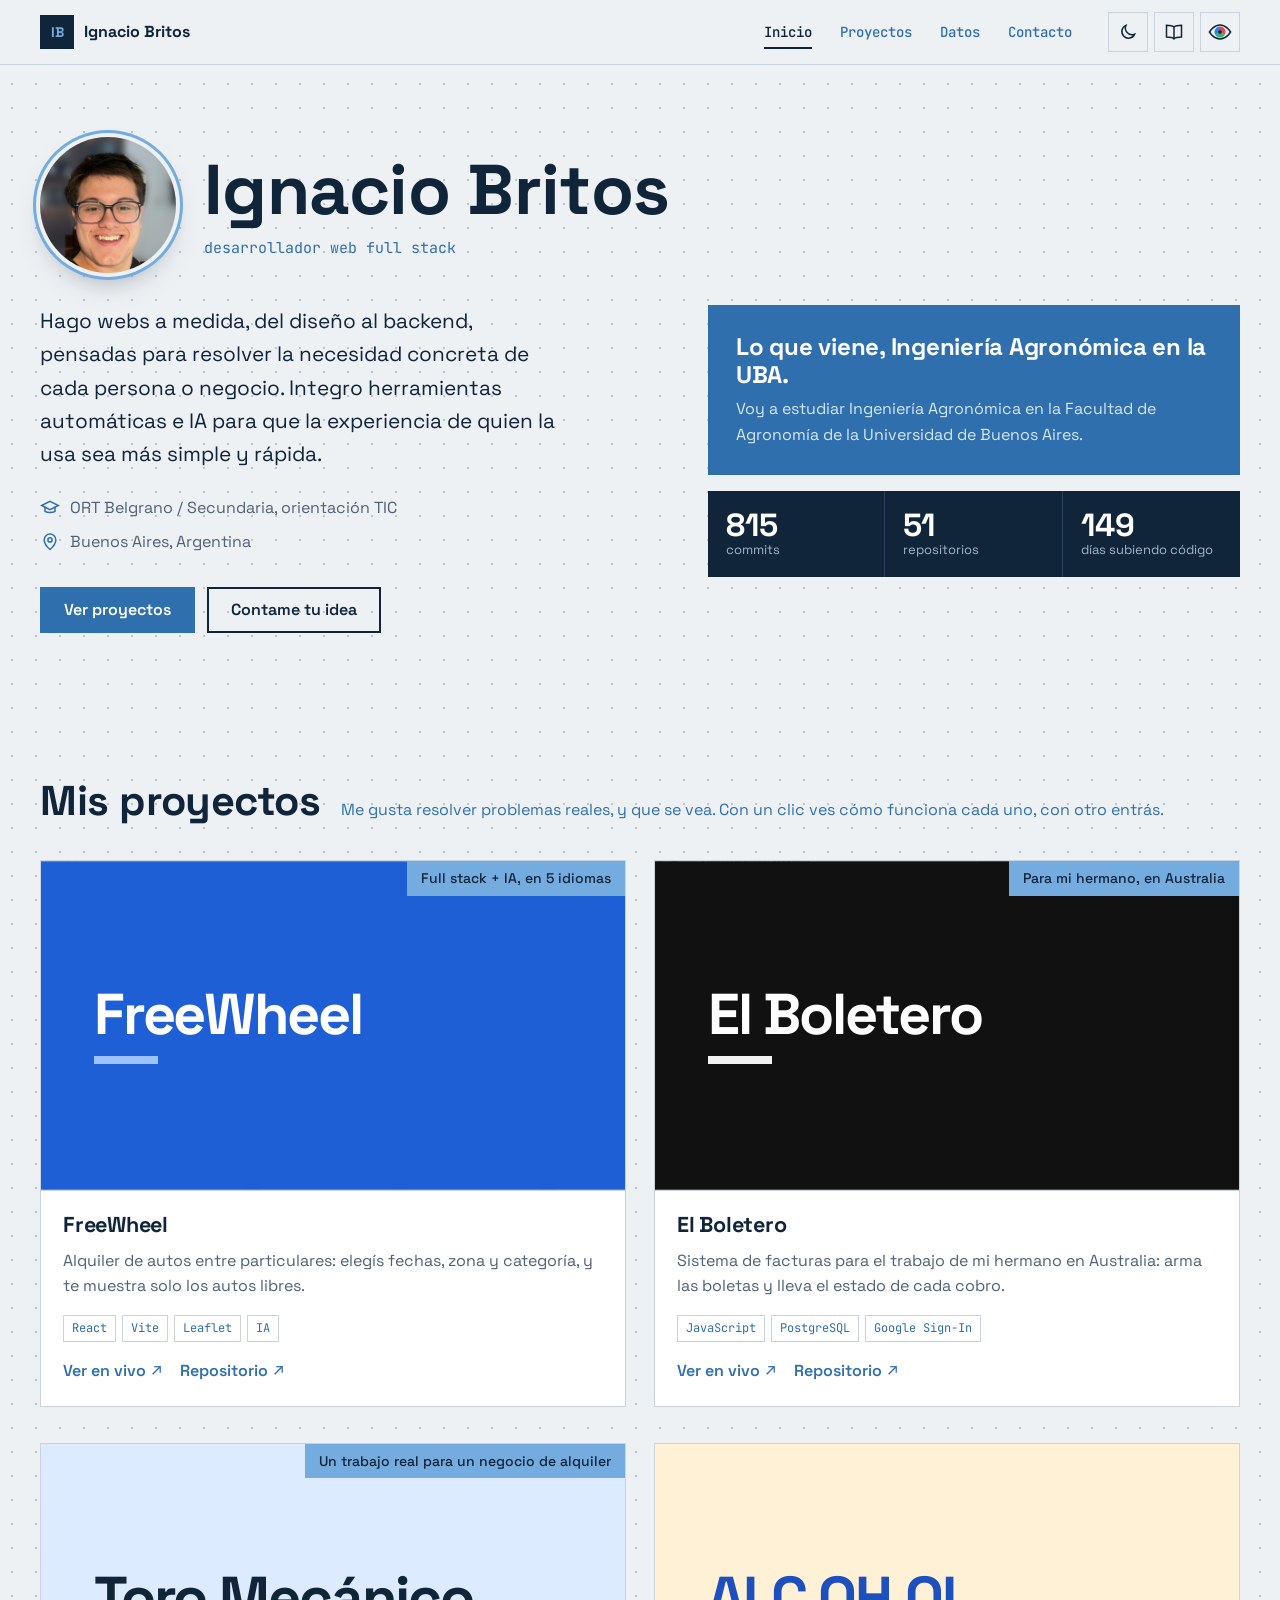
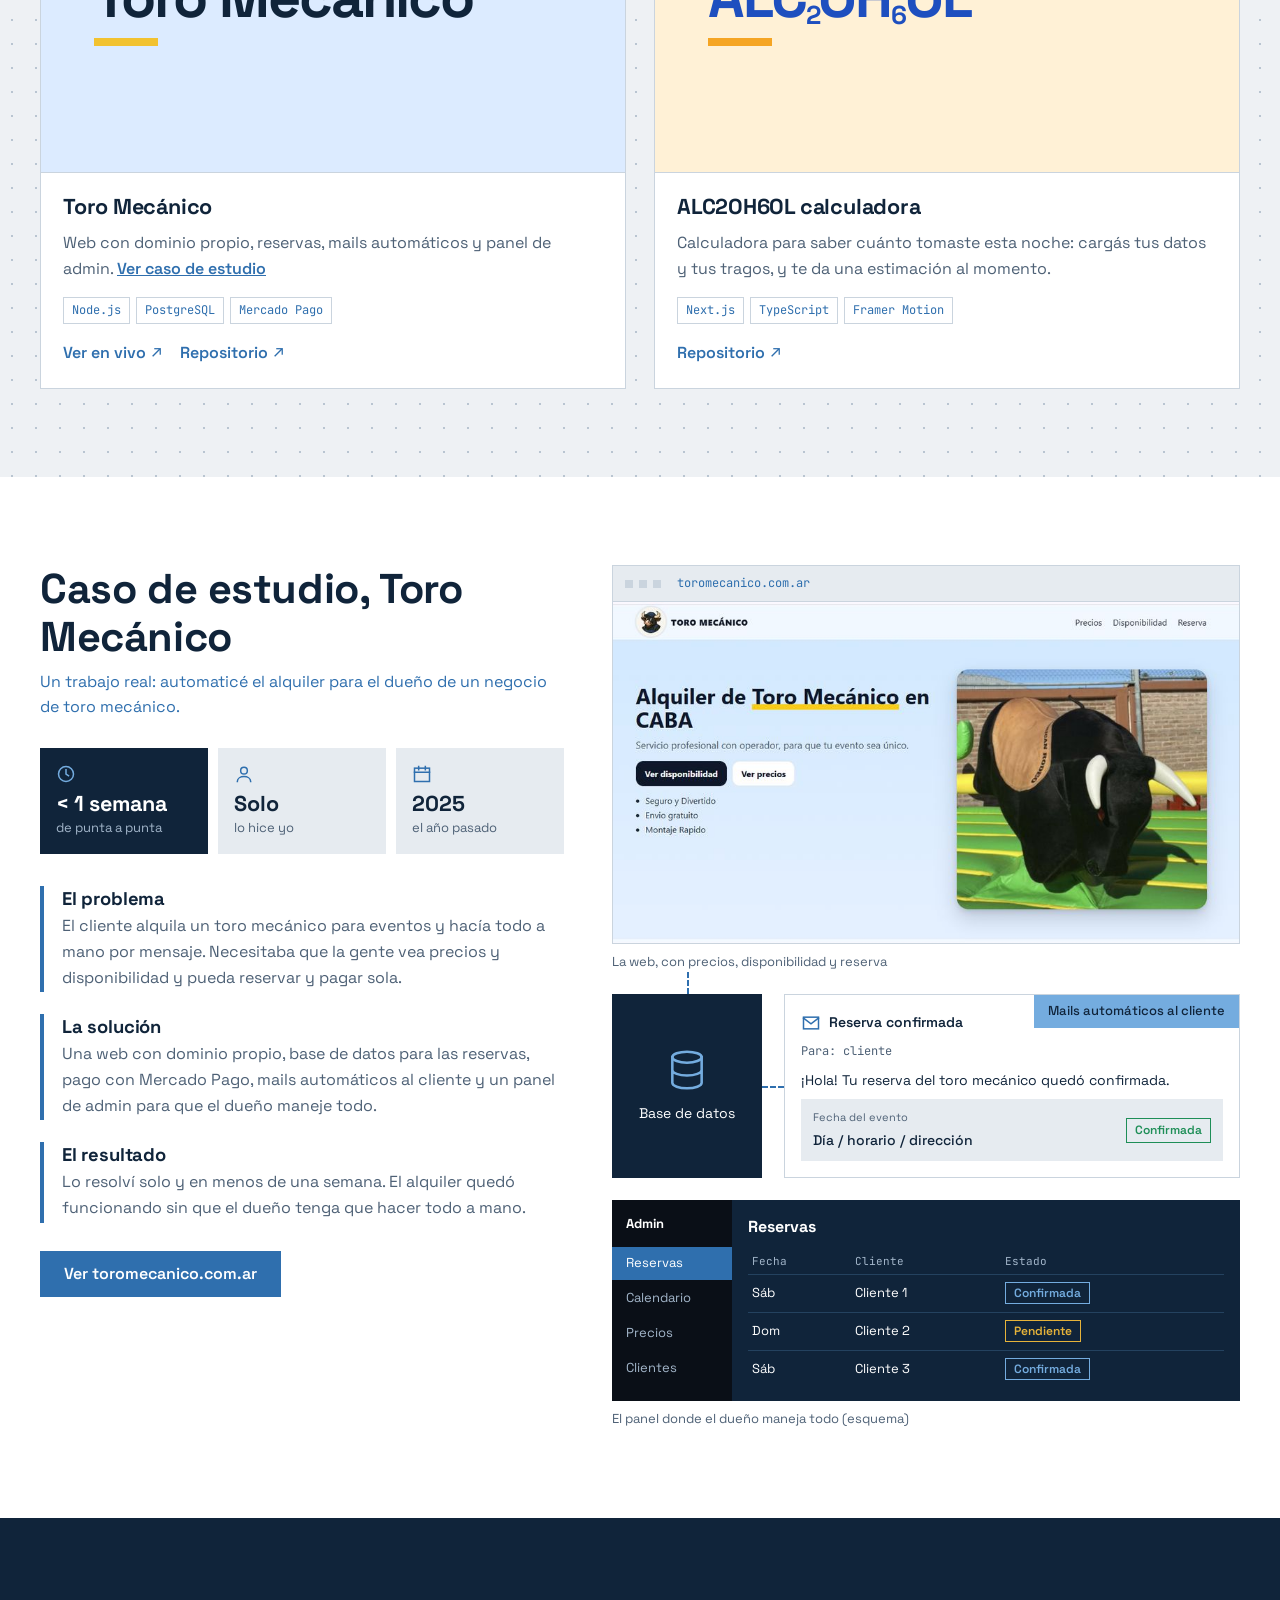
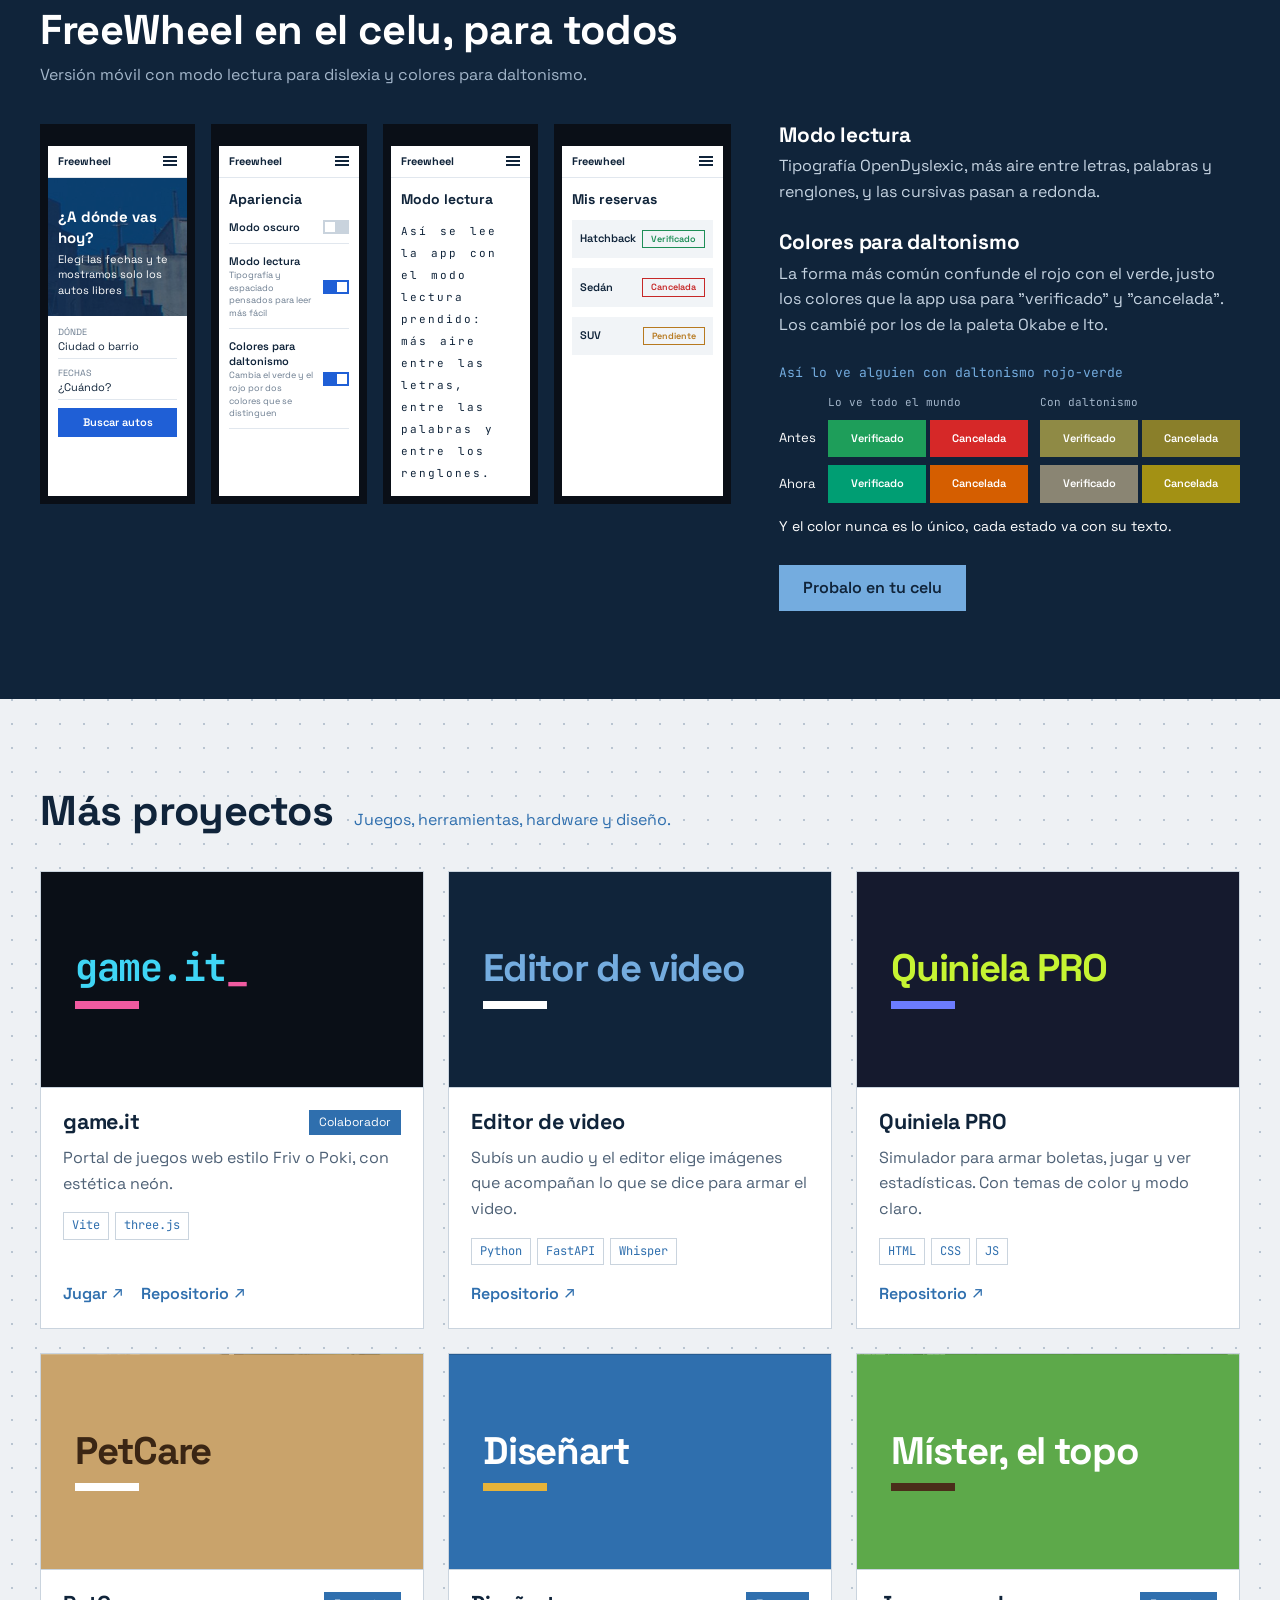
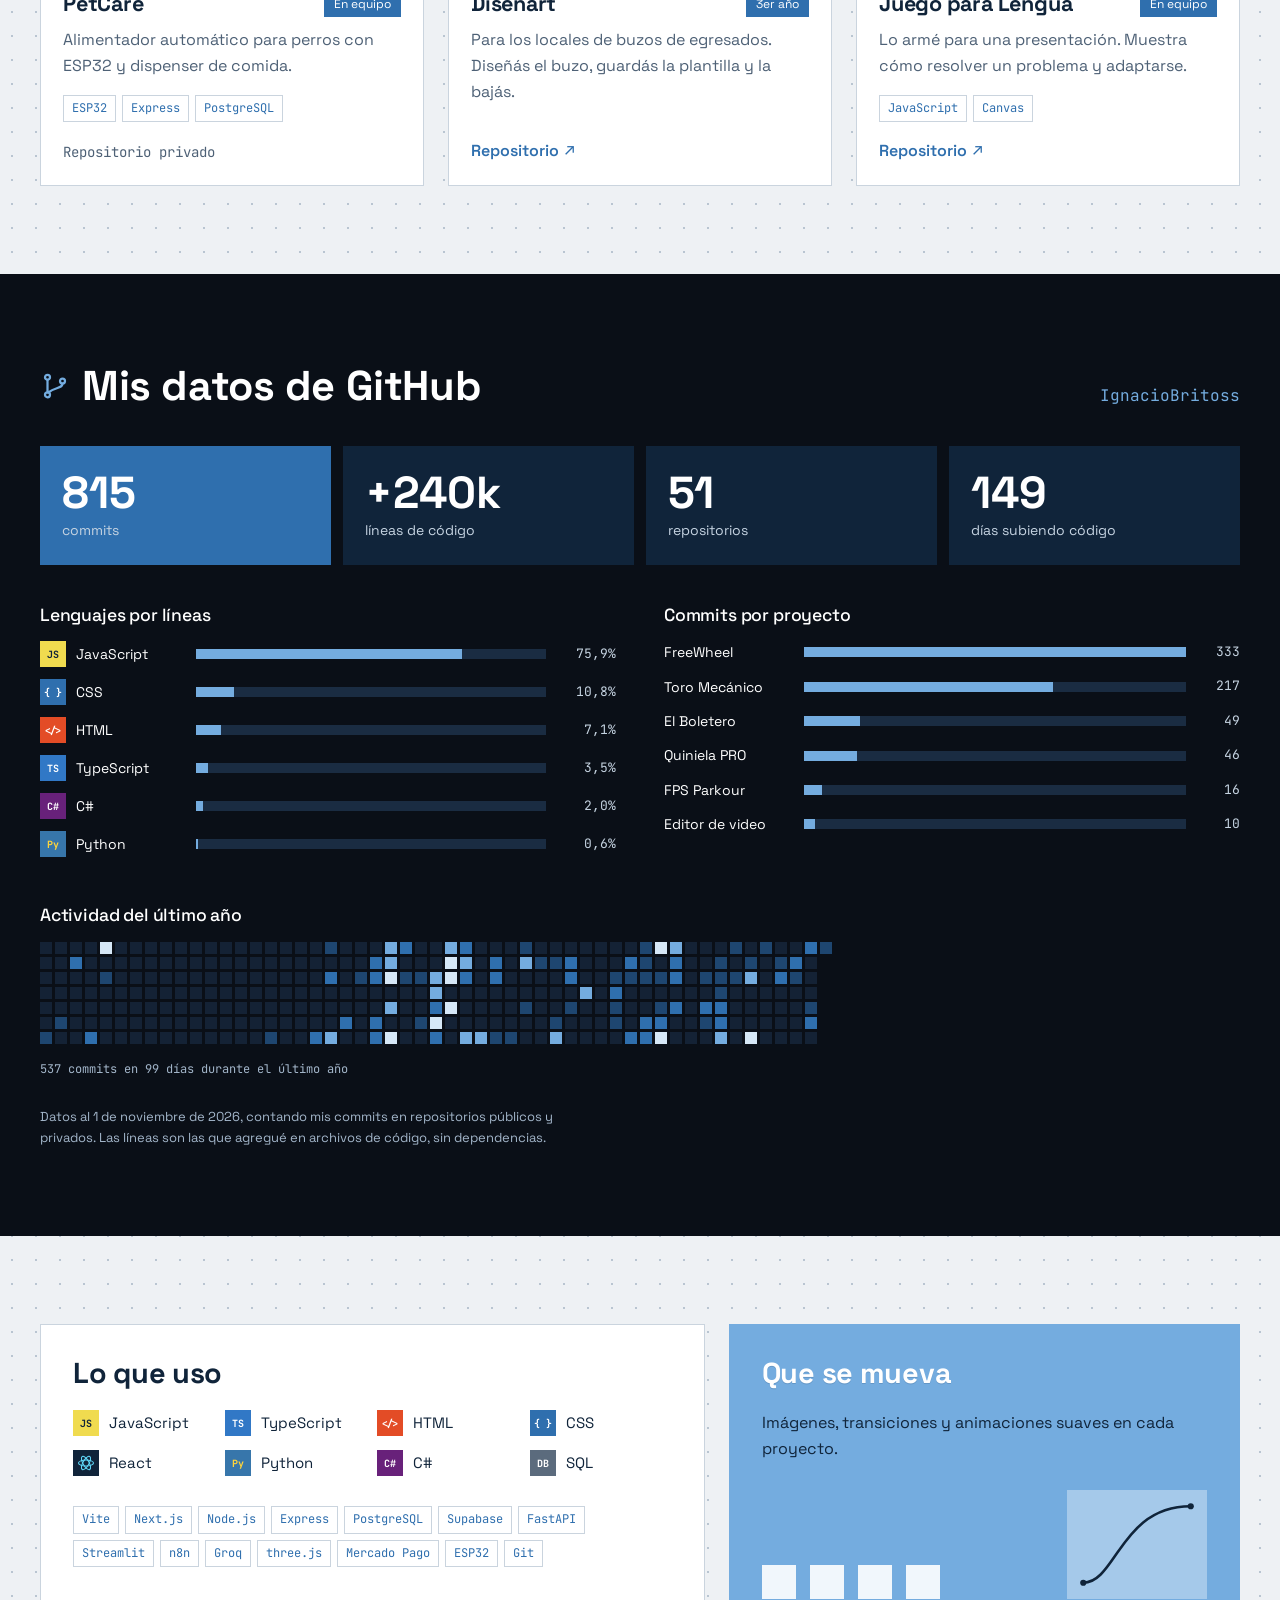
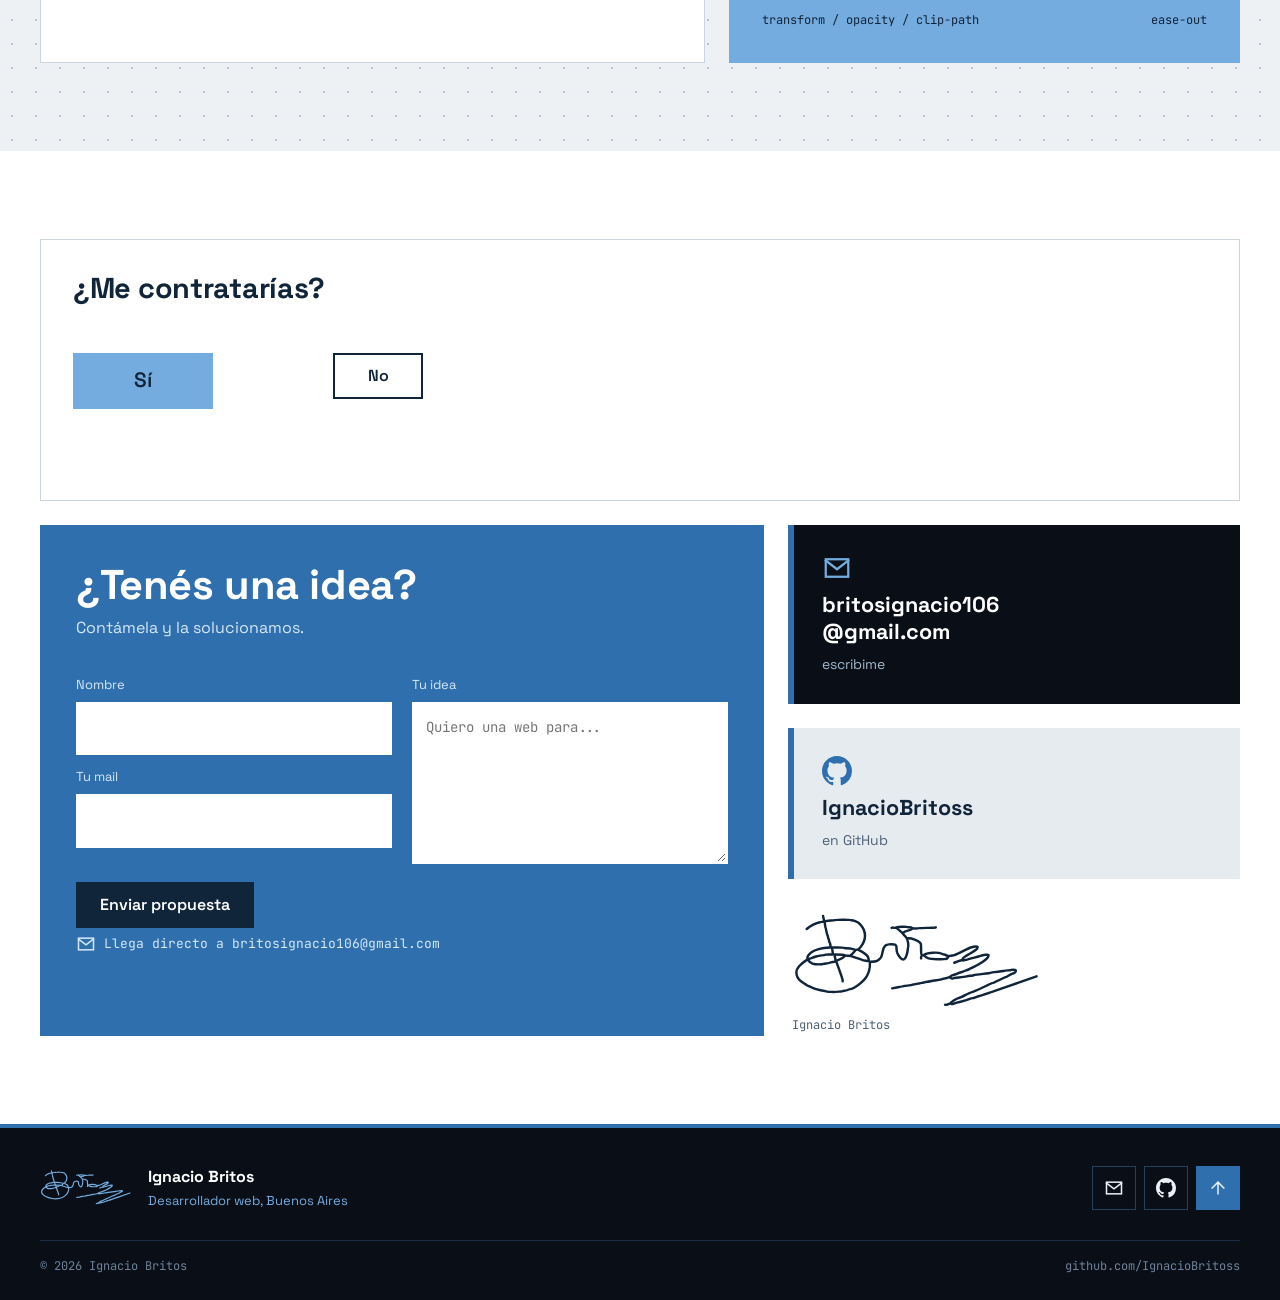
<file: index.html>
<!doctype html>
<html lang="es" class="no-js">
<head>
  <meta charset="utf-8">
  <meta name="viewport" content="width=device-width, initial-scale=1">
  <title>Ignacio Britos | Desarrollador web</title>
  <meta name="description" content="Portafolio de Ignacio Britos. Hago webs a medida, del diseño al backend, con herramientas automáticas e IA.">
  <meta name="theme-color" content="#10243A">
  <link rel="icon" href="assets/favicon.svg" type="image/svg+xml">
  <link rel="preconnect" href="https://fonts.googleapis.com">
  <link rel="preconnect" href="https://fonts.gstatic.com" crossorigin>
  <link href="https://fonts.googleapis.com/css2?family=Space+Grotesk:wght@400;500;600;700&family=JetBrains+Mono:wght@400;500;700&family=Atkinson+Hyperlegible:wght@400;700&display=swap" rel="stylesheet">
  <link rel="stylesheet" href="styles.css">
  <link rel="stylesheet" href="assets/swap.css">
  <script>
    // Aplica las preferencias guardadas antes de pintar, así no hay parpadeo
    (function () {
      var d = document.documentElement;
      d.classList.remove('no-js');
      try {
        var p = JSON.parse(localStorage.getItem('ib-prefs') || '{}');
        if (p.theme) d.dataset.theme = p.theme;
        if (p.reading) d.dataset.reading = 'on';
        if (p.cvd) d.dataset.cvd = 'on';
      } catch (e) {}
      try {
        var reduce = window.matchMedia('(prefers-reduced-motion: reduce)').matches;
        // si viene del portafolio de Lucas, la cortina reemplaza a la pantalla de carga
        if (sessionStorage.getItem('swap-in')) {
          sessionStorage.removeItem('swap-in');
          sessionStorage.setItem('ib-intro', '1');
          if (!reduce) d.classList.add('swap-entering');
        }
        if (!reduce && !sessionStorage.getItem('ib-intro')) d.classList.add('intro');
      } catch (e) {}
    })();
  </script>
</head>
<body>
  <!-- Pantalla de carga: solo la primera vez que se entra en la sesión -->
  <div class="loader" aria-hidden="true">
    <div class="loader__mark"><span>I</span><span>B</span></div>
    <div class="loader__bar"><i></i></div>
    <p class="loader__txt mono">cargando proyectos</p>
  </div>
  <!-- Barra de progreso al scrollear: la línea de arriba que avanza mientras
       bajás (la misma de la landing de FreeWheel; la mueve main.js) -->
  <div class="progress" aria-hidden="true"><i id="progress"></i></div>

  <a class="skip" href="#proyectos">Saltar a los proyectos</a>

  <header class="topbar">
    <div class="wrap topbar__in">
      <!-- LOGO QUE CAMBIA DE PORTAFOLIO (lo maneja assets/swap.js)
           Primer toque: el cuadradito gira 360° y muestra "LP Lucas Park".
           Segundo toque: una cortina roja sale del logo y lleva a /park.
           Los data-* le dicen al script a dónde ir y qué mostrar del otro lado. -->
      <a class="brand" href="#inicio" aria-label="Ignacio Britos, tocá para ver el portafolio de Lucas Park"
         data-swap="/park" data-swap-file="park.html" data-color="#2F6FAE"
         data-alt-mark="LP" data-alt-name="Lucas <em>Park</em>" data-alt-color="#DC1125"
         data-alt-label="Lucas Park, tocá de nuevo para ir a su portafolio"
         data-alt-hint="Tocá de nuevo para ver el portafolio de Lucas">
        <span class="brand__mark" aria-hidden="true">IB</span>
        <span class="brand__name">Ignacio Britos</span>
      </a>
      <nav class="nav" aria-label="Secciones">
        <a href="#inicio">Inicio</a>
        <a href="#proyectos">Proyectos</a>
        <a href="#datos">Datos</a>
        <a href="#contacto">Contacto</a>
      </nav>
      <div class="a11y" role="group" aria-label="Accesibilidad">
        <button class="a11y__btn" id="btn-theme" type="button" aria-pressed="false" data-tip="Modo oscuro">
          <svg class="i-moon" viewBox="0 0 24 24" aria-hidden="true"><path d="M20 14.5A8 8 0 0 1 9.5 4a8 8 0 1 0 10.5 10.5z"/></svg>
          <svg class="i-sun" viewBox="0 0 24 24" aria-hidden="true"><circle cx="12" cy="12" r="4"/><path d="M12 2v3M12 19v3M2 12h3M19 12h3M4.9 4.9l2.1 2.1M17 17l2.1 2.1M4.9 19.1L7 17M17 7l2.1-2.1"/></svg>
          <span class="sr">Modo oscuro</span>
        </button>
        <button class="a11y__btn" id="btn-reading" type="button" aria-pressed="false" data-tip="Modo lectura">
          <svg viewBox="0 0 24 24" aria-hidden="true"><path d="M12 6c-2-1.5-5-2-9-2v14c4 0 7 .5 9 2 2-1.5 5-2 9-2V4c-4 0-7 .5-9 2z"/><path d="M12 6v14"/></svg>
          <span class="sr">Modo lectura</span>
        </button>
        <button class="a11y__btn a11y__btn--cvd" id="btn-cvd" type="button" aria-pressed="false" data-tip="Colores para daltonismo">
          <svg class="i-cvd" viewBox="0 0 24 24" aria-hidden="true">
            <path class="i-cvd__eye" d="M1.5 12S5.5 5 12 5s10.5 7 10.5 7-4 7-10.5 7S1.5 12 1.5 12z"/>
            <path class="i-cvd__r" d="M12 12V6.5a5.5 5.5 0 0 1 4.76 8.25z"/>
            <path class="i-cvd__g" d="M12 12l4.76 2.75A5.5 5.5 0 0 1 7.24 14.75z"/>
            <path class="i-cvd__b" d="M12 12L7.24 14.75A5.5 5.5 0 0 1 12 6.5z"/>
            <circle class="i-cvd__pupil" cx="12" cy="12" r="1.8"/>
          </svg>
          <span class="sr">Colores para daltonismo</span>
        </button>
      </div>
      <button class="menu" id="btn-menu" type="button" aria-expanded="false" aria-controls="mobile-nav">
        <span></span><span></span><span></span><span class="sr">Menú</span>
      </button>
    </div>
    <nav class="mobile-nav" id="mobile-nav" aria-label="Secciones" hidden>
      <a href="#inicio">Inicio</a>
      <a href="#proyectos">Proyectos</a>
      <a href="#datos">Datos</a>
      <a href="#contacto">Contacto</a>
    </nav>
  </header>

  <main>
    <!-- ============ INICIO ============ -->
    <section class="hero" id="inicio">
      <div class="wrap hero__grid">
        <div class="hero__id">
          <img class="hero__photo" src="assets/img/ignacio.jpg" alt="Foto de Ignacio Britos" width="300" height="300">
          <div>
            <h1 class="hero__name" data-split>Ignacio Britos</h1>
            <p class="hero__role mono">desarrollador web full stack</p>
          </div>
        </div>
        <div class="hero__main">
          <p class="hero__lead reveal">Hago webs a medida, del diseño al backend, pensadas para resolver la necesidad concreta de cada persona o negocio. Integro herramientas automáticas e IA para que la experiencia de quien la usa sea más simple y rápida.</p>
          <ul class="hero__meta reveal">
            <li>
              <svg viewBox="0 0 24 24" aria-hidden="true"><path d="M2 9l10-5 10 5-10 5z"/><path d="M6 11v5c3 2 9 2 12 0v-5"/></svg>
              ORT Belgrano / Secundaria, orientación TIC
            </li>
            <li>
              <svg viewBox="0 0 24 24" aria-hidden="true"><path d="M12 21s-7-6.2-7-11.5A7 7 0 0 1 19 9.5C19 14.8 12 21 12 21z"/><circle cx="12" cy="9.5" r="2.5"/></svg>
              Buenos Aires, Argentina
            </li>
          </ul>
          <div class="hero__cta reveal">
            <a class="btn btn--primary" href="#proyectos">Ver proyectos</a>
            <a class="btn btn--ghost" href="#contacto">Contame tu idea</a>
          </div>
        </div>

        <aside class="hero__side">
          <div class="next reveal" data-from="right">
            <h2 class="next__title">Lo que viene, Ingeniería Agronómica en la UBA.</h2>
            <p>Voy a estudiar Ingeniería Agronómica en la Facultad de Agronomía de la Universidad de Buenos Aires.</p>
          </div>
          <div class="hero__stats reveal" data-from="right">
            <div><strong data-count="815">815</strong><span>commits</span></div>
            <div><strong data-count="51">51</strong><span>repositorios</span></div>
            <div><strong data-count="149">149</strong><span>días subiendo código</span></div>
          </div>
        </aside>
      </div>
    </section>

    <!-- ============ PROYECTOS ============ -->
    <section class="section" id="proyectos">
      <div class="wrap">
        <div class="section__head reveal">
          <h2>Mis proyectos</h2>
          <p>Me gusta resolver problemas reales, y que se vea. Con un clic ves cómo funciona cada uno, con otro entrás.</p>
        </div>

        <!-- TARJETAS DE PROYECTOS
             - style="--c-bg / --c-fg / --c-ac": los colores propios de cada proyecto
               (fondo, letra y detalle de la portada). El CSS es el mismo para todas.
             - .proj__media es un link: el primer clic lo frena main.js y abre la
               tarjeta; el segundo clic deja que el link se abra.
             - El href va a la web en vivo si el proyecto está publicado, y si no,
               al repositorio de GitHub.
             - target="_blank" abre otra pestaña para no perder el portafolio y
               rel="noopener" impide que esa pestaña controle la mía.
             - data-stagger: las tarjetas entran escalonadas (55 ms entre cada una). -->
        <div class="featured" data-stagger>
          <article class="proj proj--feature reveal" style="--c-bg:#1F5FD6;--c-fg:#FFFFFF;--c-ac:#9CC3FF">
            <a class="proj__media" href="https://freewheel-5a.vercel.app" target="_blank" rel="noopener" aria-label="Abrir FreeWheel en vivo">
              <div class="proj__frame">
                <div class="proj__cover"><b class="proj__name">FreeWheel</b><i class="proj__line"></i></div>
                <img class="proj__shot" src="assets/img/freewheel.jpg" alt="" loading="lazy" width="665" height="375">
              </div>
              <div class="proj__more"><div class="proj__more-in">
                <b>Cómo funciona</b>
                <p>FreeWheel es una plataforma digital de alquiler vehicular peer-to-peer que conecta a propietarios y usuarios, permitiendo publicar y alquilar autos de forma simple, rápida y accesible, en un modelo similar a Airbnb. Facilita transacciones confiables mediante verificación de identidad, perfiles verificados, pagos protegidos, contratos digitales, reglas claras de uso y un sistema de reputación y reseñas que promueve la confianza y brinda seguridad a ambas partes durante todo el proceso.</p>
              </div></div>
            </a>
            <span class="note">Full stack + IA, en 5 idiomas</span>
            <div class="proj__body">
              <h3>FreeWheel</h3>
              <p>Alquiler de autos entre particulares: elegís fechas, zona y categoría, y te muestra solo los autos libres.</p>
              <ul class="tags"><li>React</li><li>Vite</li><li>Leaflet</li><li>IA</li></ul>
              <div class="proj__links">
                <a href="https://freewheel-5a.vercel.app" target="_blank" rel="noopener">Ver en vivo</a>
                <a href="https://github.com/IgnacioBritoss/Fw" target="_blank" rel="noopener">Repositorio</a>
              </div>
            </div>
          </article>

          <article class="proj proj--feature reveal" style="--c-bg:#111111;--c-fg:#FFFFFF;--c-ac:#F2F2F2">
            <a class="proj__media" href="https://boletero-wine.vercel.app" target="_blank" rel="noopener" aria-label="Abrir El Boletero en vivo">
              <div class="proj__frame">
                <div class="proj__cover"><b class="proj__name">El Boletero</b><i class="proj__line"></i></div>
                <img class="proj__shot" src="assets/img/el-boletero.jpg" alt="" loading="lazy" width="665" height="375">
              </div>
              <div class="proj__more"><div class="proj__more-in">
                <b>Cómo funciona</b>
                <p>Entrás con tu cuenta de Google y ves solo tus boletas. Cargás cliente, fecha y total, y el panel suma lo cobrado, lo pendiente y lo vencido. Tiene un backend propio sobre una base de datos PostgreSQL.</p>
              </div></div>
            </a>
            <span class="note">Para mi hermano, en Australia</span>
            <div class="proj__body">
              <h3>El Boletero</h3>
              <p>Sistema de facturas para el trabajo de mi hermano en Australia: arma las boletas y lleva el estado de cada cobro.</p>
              <ul class="tags"><li>JavaScript</li><li>PostgreSQL</li><li>Google Sign-In</li></ul>
              <div class="proj__links">
                <a href="https://boletero-wine.vercel.app" target="_blank" rel="noopener">Ver en vivo</a>
                <a href="https://github.com/IgnacioBritoss/boletero" target="_blank" rel="noopener">Repositorio</a>
              </div>
            </div>
          </article>

          <article class="proj proj--feature reveal" style="--c-bg:#DCEBFF;--c-fg:#10243A;--c-ac:#F2C230">
            <a class="proj__media" href="https://github.com/IgnacioBritoss/toro-mecanico" target="_blank" rel="noopener" aria-label="Abrir el repositorio del Toro Mecánico">
              <div class="proj__frame">
                <div class="proj__cover"><b class="proj__name">Toro Mecánico</b><i class="proj__line"></i></div>
                <img class="proj__shot" src="assets/img/toro-mecanico.jpg" alt="" loading="lazy" width="665" height="375">
              </div>
              <div class="proj__more"><div class="proj__more-in">
                <b>Cómo funciona</b>
                <p>El cliente ve precios y días libres, reserva y paga con Mercado Pago. Le llega un mail automático y el dueño maneja todo desde un panel con login en dos pasos.</p>
              </div></div>
            </a>
            <span class="note">Un trabajo real para un negocio de alquiler</span>
            <div class="proj__body">
              <h3>Toro Mecánico</h3>
              <p>Web con dominio propio, reservas, mails automáticos y panel de admin. <a class="link" href="#caso-toro">Ver caso de estudio</a></p>
              <ul class="tags"><li>Node.js</li><li>PostgreSQL</li><li>Mercado Pago</li></ul>
              <div class="proj__links">
                <a href="https://toromecanico.com.ar" target="_blank" rel="noopener">Ver en vivo</a>
                <a href="https://github.com/IgnacioBritoss/toro-mecanico" target="_blank" rel="noopener">Repositorio</a>
              </div>
            </div>
          </article>

          <article class="proj proj--feature reveal" style="--c-bg:#FFF1D6;--c-fg:#1E4FBF;--c-ac:#F5A524">
            <a class="proj__media" href="https://github.com/IgnacioBritoss/tp-quimica" target="_blank" rel="noopener" aria-label="Abrir el repositorio de ALC2OH6OL">
              <div class="proj__frame">
                <div class="proj__cover"><b class="proj__name">ALC<sub>2</sub>OH<sub>6</sub>OL</b><i class="proj__line"></i></div>
                <img class="proj__shot" src="assets/img/alc2oh6ol.jpg" alt="" loading="lazy" width="665" height="375">
              </div>
              <div class="proj__more"><div class="proj__more-in">
                <b>Cómo funciona</b>
                <p>Usa el modelo de Widmark que vimos en Química: suma el alcohol de cada trago, calcula el pico según peso, sexo y tipo de cuerpo, y cuánto falta para poder manejar según los límites de Argentina.</p>
              </div></div>
            </a>
            <div class="proj__body">
              <h3>ALC2OH6OL calculadora</h3>
              <p>Calculadora para saber cuánto tomaste esta noche: cargás tus datos y tus tragos, y te da una estimación al momento.</p>
              <ul class="tags"><li>Next.js</li><li>TypeScript</li><li>Framer Motion</li></ul>
              <div class="proj__links">
                <a href="https://github.com/IgnacioBritoss/tp-quimica" target="_blank" rel="noopener">Repositorio</a>
              </div>
            </div>
          </article>
        </div>
      </div>
    </section>

    <!-- ============ CASO DE ESTUDIO ============ -->
    <section class="section section--white" id="caso-toro">
      <div class="wrap">
        <div class="case">
          <div class="case__text">
            <h2 class="reveal">Caso de estudio, Toro Mecánico</h2>
            <p class="case__sub reveal">Un trabajo real: automaticé el alquiler para el dueño de un negocio de toro mecánico.</p>
            <div class="case__facts" data-stagger>
              <div class="fact fact--dark reveal">
                <svg viewBox="0 0 24 24" aria-hidden="true"><circle cx="12" cy="12" r="9"/><path d="M12 7v5l3 2"/></svg>
                <strong>&lt; 1 semana</strong><span>de punta a punta</span>
              </div>
              <div class="fact reveal">
                <svg viewBox="0 0 24 24" aria-hidden="true"><circle cx="12" cy="8" r="4"/><path d="M4 21c0-4 4-6 8-6s8 2 8 6"/></svg>
                <strong>Solo</strong><span>lo hice yo</span>
              </div>
              <div class="fact reveal">
                <svg viewBox="0 0 24 24" aria-hidden="true"><rect x="3" y="5" width="18" height="16"/><path d="M3 10h18M8 3v4M16 3v4"/></svg>
                <strong>2025</strong><span>el año pasado</span>
              </div>
            </div>
            <ol class="steps" data-stagger>
              <li class="reveal"><h3>El problema</h3><p>El cliente alquila un toro mecánico para eventos y hacía todo a mano por mensaje. Necesitaba que la gente vea precios y disponibilidad y pueda reservar y pagar sola.</p></li>
              <li class="reveal"><h3>La solución</h3><p>Una web con dominio propio, base de datos para las reservas, pago con Mercado Pago, mails automáticos al cliente y un panel de admin para que el dueño maneje todo.</p></li>
              <li class="reveal"><h3>El resultado</h3><p>Lo resolví solo y en menos de una semana. El alquiler quedó funcionando sin que el dueño tenga que hacer todo a mano.</p></li>
            </ol>
            <a class="btn btn--primary case__cta reveal" href="https://toromecanico.com.ar" target="_blank" rel="noopener">Ver toromecanico.com.ar</a>
          </div>

          <div class="flow" aria-label="Cómo funciona el sistema">
            <figure class="flow__web reveal" data-from="right">
              <div class="browser">
                <div class="browser__bar"><i></i><i></i><i></i><span class="mono">toromecanico.com.ar</span></div>
                <img src="assets/img/toro-web.jpg" alt="Web del Toro Mecánico con precios, disponibilidad y reserva" loading="lazy" width="896" height="487">
              </div>
              <figcaption>La web, con precios, disponibilidad y reserva</figcaption>
            </figure>

            <div class="flow__row reveal" data-from="right">
              <div class="flow__db">
                <svg viewBox="0 0 24 24" aria-hidden="true"><ellipse cx="12" cy="5" rx="8" ry="3"/><path d="M4 5v14c0 1.7 3.6 3 8 3s8-1.3 8-3V5M4 12c0 1.7 3.6 3 8 3s8-1.3 8-3"/></svg>
                <span>Base de datos</span>
              </div>
              <div class="flow__mail">
                <div class="mail__head">
                  <svg viewBox="0 0 24 24" aria-hidden="true"><rect x="3" y="5" width="18" height="14"/><path d="M3 6l9 7 9-7"/></svg>
                  Reserva confirmada
                </div>
                <p class="mono mail__to">Para: cliente</p>
                <p>¡Hola! Tu reserva del toro mecánico quedó confirmada.</p>
                <div class="mail__box"><span>Fecha del evento</span><b>Día / horario / dirección</b><em class="status status--ok">Confirmada</em></div>
                <span class="note note--sm">Mails automáticos al cliente</span>
              </div>
            </div>

            <figure class="admin reveal" data-from="right">
              <div class="admin__side">
                <b>Admin</b>
                <span class="is-active">Reservas</span><span>Calendario</span><span>Precios</span><span>Clientes</span>
              </div>
              <div class="admin__main">
                <b>Reservas</b>
                <table>
                  <thead><tr><th>Fecha</th><th>Cliente</th><th>Estado</th></tr></thead>
                  <tbody>
                    <tr><td>Sáb</td><td>Cliente 1</td><td><em class="status status--ok">Confirmada</em></td></tr>
                    <tr><td>Dom</td><td>Cliente 2</td><td><em class="status status--wait">Pendiente</em></td></tr>
                    <tr><td>Sáb</td><td>Cliente 3</td><td><em class="status status--ok">Confirmada</em></td></tr>
                  </tbody>
                </table>
              </div>
              <figcaption>El panel donde el dueño maneja todo (esquema)</figcaption>
            </figure>
          </div>
        </div>
      </div>
    </section>

    <!-- ============ FREEWHEEL EN EL CELU ============ -->
    <section class="section section--navy" id="freewheel-movil">
      <div class="wrap">
        <div class="section__head section__head--light reveal">
          <h2>FreeWheel en el celu, para todos</h2>
          <p>Versión móvil con modo lectura para dislexia y colores para daltonismo.</p>
        </div>
        <div class="mobile">
          <div class="phones" data-stagger>
            <div class="phone reveal">
              <div class="phone__bar"><b>Freewheel</b><i></i></div>
              <div class="phone__hero" style="background-image:url(assets/img/freewheel-hero.jpg)">
                <b>¿A dónde vas hoy?</b><span>Elegí las fechas y te mostramos solo los autos libres</span>
              </div>
              <div class="phone__form">
                <label>Dónde<span>Ciudad o barrio</span></label>
                <label>Fechas<span>¿Cuándo?</span></label>
                <div class="phone__btn">Buscar autos</div>
              </div>
            </div>
            <div class="phone reveal">
              <div class="phone__bar"><b>Freewheel</b><i></i></div>
              <div class="phone__pad">
                <b class="phone__h">Apariencia</b>
                <div class="toggle-row"><span>Modo oscuro</span><i class="sw"></i></div>
                <div class="toggle-row"><span>Modo lectura<small>Tipografía y espaciado pensados para leer más fácil</small></span><i class="sw sw--on"></i></div>
                <div class="toggle-row"><span>Colores para daltonismo<small>Cambia el verde y el rojo por dos colores que se distinguen</small></span><i class="sw sw--on"></i></div>
              </div>
            </div>
            <div class="phone phone--read reveal">
              <div class="phone__bar"><b>Freewheel</b><i></i></div>
              <div class="phone__pad">
                <b class="phone__h">Modo lectura</b>
                <p>Así se lee la app con el modo lectura prendido: más aire entre las letras, entre las palabras y entre los renglones.</p>
              </div>
            </div>
            <div class="phone reveal">
              <div class="phone__bar"><b>Freewheel</b><i></i></div>
              <div class="phone__pad">
                <b class="phone__h">Mis reservas</b>
                <div class="res"><span>Hatchback</span><em class="status status--ok">Verificado</em></div>
                <div class="res"><span>Sedán</span><em class="status status--bad">Cancelada</em></div>
                <div class="res"><span>SUV</span><em class="status status--wait">Pendiente</em></div>
              </div>
            </div>
          </div>

          <div class="mobile__text reveal" data-from="right">
            <h3>Modo lectura</h3>
            <p>Tipografía OpenDyslexic, más aire entre letras, palabras y renglones, y las cursivas pasan a redonda.</p>
            <h3>Colores para daltonismo</h3>
            <p>La forma más común confunde el rojo con el verde, justo los colores que la app usa para "verificado" y "cancelada". Los cambié por los de la paleta Okabe e Ito.</p>

            <div class="cvd" aria-label="Comparación de colores">
              <p class="mono cvd__cap">Así lo ve alguien con daltonismo rojo-verde</p>
              <div class="cvd__grid">
                <span></span><span class="mono">Lo ve todo el mundo</span><span class="mono">Con daltonismo</span>
                <span>Antes</span>
                <div class="cvd__pair"><i style="background:#1E9E5A">Verificado</i><i style="background:#D62828">Cancelada</i></div>
                <div class="cvd__pair"><i style="background:#8F8A45">Verificado</i><i style="background:#8A7F2A">Cancelada</i></div>
                <span>Ahora</span>
                <div class="cvd__pair"><i style="background:#009E73">Verificado</i><i style="background:#D55E00">Cancelada</i></div>
                <div class="cvd__pair"><i style="background:#8A8573">Verificado</i><i style="background:#A39114">Cancelada</i></div>
              </div>
              <p class="cvd__foot">Y el color nunca es lo único, cada estado va con su texto.</p>
            </div>
            <a class="btn btn--sky" href="https://freewheel-5a.vercel.app" target="_blank" rel="noopener">Probalo en tu celu</a>
          </div>
        </div>
      </div>
    </section>

    <!-- ============ MÁS PROYECTOS ============ -->
    <section class="section" id="mas-proyectos">
      <div class="wrap">
        <div class="section__head reveal">
          <h2>Más proyectos</h2>
          <p>Juegos, herramientas, hardware y diseño.</p>
        </div>
        <div class="more" data-stagger>
          <article class="proj reveal" style="--c-bg:#0A0F17;--c-fg:#3FD5F5;--c-ac:#F05AA0">
            <a class="proj__media" href="https://game-it-63r9.onrender.com" target="_blank" rel="noopener" aria-label="Abrir game.it">
              <div class="proj__frame">
                <div class="proj__cover proj__cover--mono"><b class="proj__name">game.it<span class="caret">_</span></b><i class="proj__line"></i></div>
                <img class="proj__shot" src="assets/img/game-it.jpg" alt="" loading="lazy" width="1000" height="562">
              </div>
              <div class="proj__more"><div class="proj__more-in">
                <b>Cómo funciona</b>
                <p>Más de 70 juegos livianos con estética neón, desafíos nuevos cada día y modo online con un servidor propio.</p>
              </div></div>
            </a>
            <div class="proj__body">
              <div class="proj__title"><h3>game.it</h3><span class="badge">Colaborador</span></div>
              <p>Portal de juegos web estilo Friv o Poki, con estética neón.</p>
              <ul class="tags"><li>Vite</li><li>three.js</li></ul>
              <div class="proj__links">
                <a href="https://game-it-63r9.onrender.com" target="_blank" rel="noopener">Jugar</a>
                <a href="https://github.com/emitejadaa/game.it" target="_blank" rel="noopener">Repositorio</a>
              </div>
            </div>
          </article>

          <article class="proj reveal" style="--c-bg:#10243A;--c-fg:#74ACDF;--c-ac:#FFFFFF">
            <a class="proj__media" href="https://github.com/IgnacioBritoss/editordevideo" target="_blank" rel="noopener" aria-label="Abrir el repositorio del Editor de video">
              <div class="proj__frame">
                <div class="proj__cover"><b class="proj__name">Editor de video</b><i class="proj__line"></i></div>
                <div class="proj__shot proj__shot--draw editor" aria-hidden="true">
                  <span class="mono">audio.mp3</span>
                  <div class="editor__wave"></div>
                  <div class="editor__imgs"><i></i><i></i><i></i><i></i><i></i></div>
                  <div class="editor__foot"><b>Generar video</b><span class="mono">00:42 / 01:30</span></div>
                </div>
              </div>
              <div class="proj__more"><div class="proj__more-in">
                <b>Cómo funciona</b>
                <p>Whisper transcribe el audio, se sacan las palabras clave de cada frase, se busca una imagen para cada una y MoviePy arma el video sincronizado.</p>
              </div></div>
            </a>
            <div class="proj__body">
              <div class="proj__title"><h3>Editor de video</h3></div>
              <p>Subís un audio y el editor elige imágenes que acompañan lo que se dice para armar el video.</p>
              <ul class="tags"><li>Python</li><li>FastAPI</li><li>Whisper</li></ul>
              <div class="proj__links">
                <a href="https://github.com/IgnacioBritoss/editordevideo" target="_blank" rel="noopener">Repositorio</a>
              </div>
            </div>
          </article>

          <article class="proj reveal" style="--c-bg:#151A2E;--c-fg:#C6F432;--c-ac:#6C7CFF">
            <a class="proj__media" href="https://github.com/IgnacioBritoss/tp1-front-ivo-2026" target="_blank" rel="noopener" aria-label="Abrir el repositorio de Quiniela PRO">
              <div class="proj__frame">
                <div class="proj__cover"><b class="proj__name">Quiniela PRO</b><i class="proj__line"></i></div>
                <img class="proj__shot" src="assets/img/quiniela-pro.jpg" alt="" loading="lazy" width="661" height="378">
              </div>
              <div class="proj__more"><div class="proj__more-in">
                <b>Cómo funciona</b>
                <p>Armás la boleta con tus números, simulás el sorteo y ves cuántas veces salió cada número. Podés cambiar el tema de color o pasar a modo claro.</p>
              </div></div>
            </a>
            <div class="proj__body">
              <div class="proj__title"><h3>Quiniela PRO</h3></div>
              <p>Simulador para armar boletas, jugar y ver estadísticas. Con temas de color y modo claro.</p>
              <ul class="tags"><li>HTML</li><li>CSS</li><li>JS</li></ul>
              <div class="proj__links">
                <a href="https://github.com/IgnacioBritoss/tp1-front-ivo-2026" target="_blank" rel="noopener">Repositorio</a>
              </div>
            </div>
          </article>

          <article class="proj proj--private reveal" style="--c-bg:#C9A36B;--c-fg:#3B2614;--c-ac:#FFFFFF">
            <div class="proj__media" tabindex="0" aria-label="PetCare, ver cómo funciona">
              <div class="proj__frame">
                <div class="proj__cover"><b class="proj__name">PetCare</b><i class="proj__line"></i></div>
                <img class="proj__shot" src="assets/img/petcare.jpg" alt="" loading="lazy" width="661" height="378">
              </div>
              <div class="proj__more"><div class="proj__more-in">
                <b>Cómo funciona</b>
                <p>Una API guarda las mascotas, los horarios y los planes de comida. El ESP32 consulta los horarios y activa el dispenser, con la ración calculada según el perro.</p>
              </div></div>
            </div>
            <div class="proj__body">
              <div class="proj__title"><h3>PetCare</h3><span class="badge">En equipo</span></div>
              <p>Alimentador automático para perros con ESP32 y dispenser de comida.</p>
              <ul class="tags"><li>ESP32</li><li>Express</li><li>PostgreSQL</li></ul>
              <div class="proj__links">
                <span class="proj__private">Repositorio privado</span>
              </div>
            </div>
          </article>

          <article class="proj reveal" style="--c-bg:#2F6FAE;--c-fg:#FFFFFF;--c-ac:#E6B33A">
            <a class="proj__media" href="https://github.com/IgnacioBritoss/dise-art-tic" target="_blank" rel="noopener" aria-label="Abrir el repositorio de Diseñart">
              <div class="proj__frame">
                <div class="proj__cover"><b class="proj__name">Diseñart</b><i class="proj__line"></i></div>
                <div class="proj__shot proj__shot--draw disenart" aria-hidden="true">
                  <div class="disenart__top"><b>Diseñart</b><span>Buzos de egresados</span></div>
                  <div class="disenart__body">
                    <div class="disenart__swatches"><i style="background:#2F6FAE"></i><i style="background:#10243A"></i><i style="background:#C0392B"></i><i style="background:#2E8B57"></i><i style="background:#E6B33A"></i></div>
                    <svg class="disenart__hoodie" viewBox="0 0 120 110"><path d="M40 8c4 10 36 10 40 0l24 12 14 40-16 6-6-18v62H24V48l-6 18-16-6L16 20z"/><text x="60" y="58" text-anchor="middle">PROMO</text><text x="60" y="74" text-anchor="middle" class="y">2026</text></svg>
                    <div class="disenart__actions"><b>Guardar plantilla</b><span>Descargar</span><small>Frente</small><small>Espalda</small><small>Mangas</small></div>
                  </div>
                </div>
              </div>
              <div class="proj__more"><div class="proj__more-in">
                <b>Cómo funciona</b>
                <p>Elegís colores para cada parte del buzo, le ponés el texto de tu promo, guardás la plantilla y la descargás para mandarla al local.</p>
              </div></div>
            </a>
            <div class="proj__body">
              <div class="proj__title"><h3>Diseñart</h3><span class="badge">3er año</span></div>
              <p>Para los locales de buzos de egresados. Diseñás el buzo, guardás la plantilla y la bajás.</p>
              <div class="proj__links">
                <a href="https://github.com/IgnacioBritoss/dise-art-tic" target="_blank" rel="noopener">Repositorio</a>
              </div>
            </div>
          </article>

          <article class="proj reveal" style="--c-bg:#5DA94A;--c-fg:#FFFFFF;--c-ac:#4A2E1A">
            <a class="proj__media" href="https://github.com/IgnacioBritoss/misterenzo" target="_blank" rel="noopener" aria-label="Abrir el repositorio de Míster, el topo">
              <div class="proj__frame">
                <div class="proj__cover"><b class="proj__name">Míster, el topo</b><i class="proj__line"></i></div>
                <img class="proj__shot" src="assets/img/juego-lengua.jpg" alt="" loading="lazy" width="784" height="457">
              </div>
              <div class="proj__more"><div class="proj__more-in">
                <b>Cómo funciona</b>
                <p>Basado en Kentukis de Samanta Schweblin. Sos un kentuki topo y en 5 días cumplís tareas, esquivás las trampas de Luca y llegás al cargador antes de quedarte sin batería.</p>
              </div></div>
            </a>
            <div class="proj__body">
              <div class="proj__title"><h3>Juego para Lengua</h3><span class="badge">En equipo</span></div>
              <p>Lo armé para una presentación. Muestra cómo resolver un problema y adaptarse.</p>
              <ul class="tags"><li>JavaScript</li><li>Canvas</li></ul>
              <div class="proj__links">
                <a href="https://github.com/IgnacioBritoss/misterenzo" target="_blank" rel="noopener">Repositorio</a>
              </div>
            </div>
          </article>
        </div>
      </div>
    </section>

    <!-- ============ DATOS ============ -->
    <section class="section section--ink" id="datos">
      <div class="wrap">
        <div class="section__head section__head--light reveal">
          <h2>
            <svg viewBox="0 0 24 24" aria-hidden="true"><circle cx="6" cy="5" r="2"/><circle cx="6" cy="19" r="2"/><circle cx="18" cy="8" r="2"/><path d="M6 7v10M18 10c0 4-6 3-11 7"/></svg>
            Mis datos de GitHub
          </h2>
          <a class="mono gh-user" href="https://github.com/IgnacioBritoss" target="_blank" rel="noopener">IgnacioBritoss</a>
        </div>

        <div class="stats" data-stagger>
          <div class="stat stat--accent reveal"><strong data-count="815">815</strong><span>commits</span></div>
          <div class="stat reveal"><strong data-count="240" data-prefix="+" data-suffix="k">+240k</strong><span>líneas de código</span></div>
          <div class="stat reveal"><strong data-count="51">51</strong><span>repositorios</span></div>
          <div class="stat reveal"><strong data-count="149">149</strong><span>días subiendo código</span></div>
        </div>

        <div class="charts">
          <div class="chart reveal">
            <h3>Lenguajes por líneas</h3>
            <ul class="bars">
              <li><span class="ico ico--js">JS</span><span>JavaScript</span><b style="--v:75.9"></b><em class="mono">75,9%</em></li>
              <li><span class="ico ico--css">{ }</span><span>CSS</span><b style="--v:10.8"></b><em class="mono">10,8%</em></li>
              <li><span class="ico ico--html">&lt;/&gt;</span><span>HTML</span><b style="--v:7.1"></b><em class="mono">7,1%</em></li>
              <li><span class="ico ico--ts">TS</span><span>TypeScript</span><b style="--v:3.5"></b><em class="mono">3,5%</em></li>
              <li><span class="ico ico--cs">C#</span><span>C#</span><b style="--v:2"></b><em class="mono">2,0%</em></li>
              <li><span class="ico ico--py">Py</span><span>Python</span><b style="--v:0.6"></b><em class="mono">0,6%</em></li>
            </ul>
          </div>
          <div class="chart reveal" data-from="right">
            <h3>Commits por proyecto</h3>
            <ul class="bars bars--plain">
              <li><span>FreeWheel</span><b style="--v:100"></b><em class="mono">333</em></li>
              <li><span>Toro Mecánico</span><b style="--v:65.2"></b><em class="mono">217</em></li>
              <li><span>El Boletero</span><b style="--v:14.7"></b><em class="mono">49</em></li>
              <li><span>Quiniela PRO</span><b style="--v:13.8"></b><em class="mono">46</em></li>
              <li><span>FPS Parkour</span><b style="--v:4.8"></b><em class="mono">16</em></li>
              <li><span>Editor de video</span><b style="--v:3"></b><em class="mono">10</em></li>
            </ul>
          </div>
        </div>

        <div class="activity reveal" id="activity">
          <h3>Actividad del último año</h3>
          <div class="activity__grid" id="activity-grid" role="img" aria-label="Commits por día durante el último año"></div>
          <p class="mono activity__foot" id="activity-foot"></p>
        </div>
        <p class="data-note">Datos al 1 de noviembre de 2026, contando mis commits en repositorios públicos y privados. Las líneas son las que agregué en archivos de código, sin dependencias.</p>
      </div>
    </section>

    <!-- ============ STACK + MOVIMIENTO ============ -->
    <section class="section">
      <div class="wrap duo">
        <div class="panel reveal">
          <h2>Lo que uso</h2>
          <ul class="stack">
            <li><span class="ico ico--js">JS</span>JavaScript</li>
            <li><span class="ico ico--ts">TS</span>TypeScript</li>
            <li><span class="ico ico--html">&lt;/&gt;</span>HTML</li>
            <li><span class="ico ico--css">{ }</span>CSS</li>
            <li><span class="ico ico--react">
              <svg viewBox="0 0 24 24" aria-hidden="true"><ellipse cx="12" cy="12" rx="10" ry="4"/><ellipse cx="12" cy="12" rx="10" ry="4" transform="rotate(60 12 12)"/><ellipse cx="12" cy="12" rx="10" ry="4" transform="rotate(120 12 12)"/></svg>
            </span>React</li>
            <li><span class="ico ico--py">Py</span>Python</li>
            <li><span class="ico ico--cs">C#</span>C#</li>
            <li><span class="ico ico--db">DB</span>SQL</li>
          </ul>
          <ul class="tags tags--loose">
            <li>Vite</li><li>Next.js</li><li>Node.js</li><li>Express</li><li>PostgreSQL</li><li>Supabase</li><li>FastAPI</li><li>Streamlit</li><li>n8n</li><li>Groq</li><li>three.js</li><li>Mercado Pago</li><li>ESP32</li><li>Git</li>
          </ul>
        </div>
        <div class="panel panel--sky reveal" data-from="right">
          <h2>Que se mueva</h2>
          <p>Imágenes, transiciones y animaciones suaves en cada proyecto.</p>
          <div class="motion">
            <div class="motion__squares" aria-hidden="true"><i></i><i></i><i></i><i></i></div>
            <svg class="motion__curve" viewBox="0 0 120 90" aria-hidden="true"><path d="M8 82 C 40 82, 44 8, 112 8"/><circle cx="8" cy="82" r="3"/><circle cx="112" cy="8" r="3"/></svg>
          </div>
          <div class="motion__labels mono"><span>transform / opacity / clip-path</span><span>ease-out</span></div>
        </div>
      </div>
    </section>

    <!-- ============ CONTACTO ============ -->
    <section class="section section--white" id="contacto">
      <div class="wrap contact">
        <!-- ¿ME CONTRATARÍAS?: los dos botones están dentro de .hire__zone, que
             es el recuadro por donde se puede mover el "No" (lo mueve main.js). -->
        <div class="hire reveal">
          <h2>¿Me contratarías?</h2>
          <div class="hire__zone" id="hire-zone">
            <button class="btn hire__yes" id="hire-yes" type="button">Sí</button>
            <button class="btn hire__no" id="hire-no" type="button">No</button>
          </div>
          <p class="hire__msg" id="hire-msg" role="status"></p>
        </div>

        <div class="idea reveal" id="idea">
          <h2>¿Tenés una idea?</h2>
          <p>Contámela y la solucionamos.</p>
          <!-- FORMULARIO CON FORMSUBMIT
               - main.js frena el envío normal y manda los datos con fetch, sin
                 recargar la página. El action queda como respaldo si el JS no carga.
               - novalidate: la validación la hago yo en main.js, con mensajes propios.
               - Los campos que empiezan con _ son opciones de FormSubmit.
               - _honey es una trampa anti-spam: está escondido, una persona nunca
                 lo llena, pero los robots completan todo y así se los descarta. -->
          <form class="form" id="idea-form" action="https://formsubmit.co/britosignacio106@gmail.com" method="POST" novalidate>
            <input type="hidden" name="_subject" value="Nueva propuesta desde el portafolio">
            <input type="hidden" name="_template" value="table">
            <input type="hidden" name="_captcha" value="false">
            <input class="form__trap" type="text" name="_honey" tabindex="-1" autocomplete="off" aria-hidden="true">
            <div class="form__col">
              <label for="f-name">Nombre</label>
              <input id="f-name" name="nombre" type="text" autocomplete="name" required>
              <label for="f-mail">Tu mail</label>
              <input id="f-mail" name="email" type="email" autocomplete="email" required>
            </div>
            <div class="form__col">
              <label for="f-idea">Tu idea</label>
              <textarea id="f-idea" name="idea" rows="6" placeholder="Quiero una web para..." required></textarea>
            </div>
            <div class="form__foot">
              <button class="btn btn--dark" id="form-send" type="submit">Enviar propuesta</button>
              <p class="form__msg" id="form-msg" role="status"></p>
            </div>
          </form>
          <p class="mono idea__direct">
            <svg viewBox="0 0 24 24" aria-hidden="true"><rect x="3" y="5" width="18" height="14"/><path d="M3 6l9 7 9-7"/></svg>
            Llega directo a britosignacio106@gmail.com
          </p>
        </div>

        <div class="contact__side">
          <a class="link-card link-card--dark reveal" href="mailto:britosignacio106@gmail.com">
            <svg viewBox="0 0 24 24" aria-hidden="true"><rect x="3" y="5" width="18" height="14"/><path d="M3 6l9 7 9-7"/></svg>
            <strong>britosignacio106<br>@gmail.com</strong>
            <span>escribime</span>
          </a>
          <a class="link-card reveal" href="https://github.com/IgnacioBritoss" target="_blank" rel="noopener">
            <svg class="gh-mark" viewBox="0 0 16 16" aria-hidden="true"><path d="M8 0C3.58 0 0 3.58 0 8c0 3.54 2.29 6.53 5.47 7.59.4.07.55-.17.55-.38 0-.19-.01-.82-.01-1.49-2.01.37-2.53-.49-2.69-.94-.09-.23-.48-.94-.82-1.13-.28-.15-.68-.52-.01-.53.63-.01 1.08.58 1.23.82.72 1.21 1.87.87 2.33.66.07-.52.28-.87.51-1.07-1.78-.2-3.64-.89-3.64-3.95 0-.87.31-1.59.82-2.15-.08-.2-.36-1.02.08-2.12 0 0 .67-.21 2.2.82.64-.18 1.32-.27 2-.27.68 0 1.36.09 2 .27 1.53-1.04 2.2-.82 2.2-.82.44 1.1.16 1.92.08 2.12.51.56.82 1.27.82 2.15 0 3.07-1.87 3.75-3.65 3.95.29.25.54.73.54 1.48 0 1.07-.01 1.93-.01 2.2 0 .21.15.46.55.38A8.013 8.013 0 0016 8c0-4.42-3.58-8-8-8z"/></svg>
            <strong>IgnacioBritoss</strong>
            <span>en GitHub</span>
          </a>
          <!-- FIRMA QUE SE ESCRIBE EN VIVO
               - Es mi firma real: la dibujé a mano, la pasé a trazos SVG (vectores)
                 y cada trazo quedó como un <path> separado, ordenado de izquierda
                 a derecha, como cuando firmo.
               - pathLength="1" hace que cada trazo "mida" 1, sin importar su largo
                 real; así el CSS lo esconde y lo dibuja con los mismos valores.
               - --d es cuándo empieza cada trazo y --t cuánto tarda: los trazos
                 largos tardan más, para que la velocidad sea pareja.
               - Usa stroke="currentColor": toma el color del texto, por eso en
                 modo oscuro se pone celeste sin necesitar otra imagen.
               - Se dispara con el mismo sistema de entradas (.reveal) que el resto. -->
          <div class="sign reveal">
            <svg class="firma-svg firma-svg--draw" viewBox="0 0 459 182" role="img" aria-label="Firma de Ignacio Britos"><path pathLength="1" style="--d:0.00s;--t:0.34s" d="M143.0 94.0 Q143.0 105.0 142.5 105.5 Q142.0 106.0 142.0 107.5 Q142.0 109.0 140.0 114.0 Q138.0 119.0 135.5 122.5 Q133.0 126.0 127.0 131.5 Q121.0 137.0 115.5 140.0 Q110.0 143.0 107.0 143.5 Q104.0 144.0 102.0 145.0 Q100.0 146.0 96.0 146.5 Q92.0 147.0 91.5 147.5 Q91.0 148.0 86.0 148.0 Q81.0 148.0 80.5 148.5 Q80.0 149.0 71.5 148.5 Q63.0 148.0 62.5 147.5 Q62.0 147.0 57.5 146.5 Q53.0 146.0 46.0 144.0 Q39.0 142.0 35.5 140.0 Q32.0 138.0 31.0 138.0 Q30.0 138.0 22.5 133.0 Q15.0 128.0 13.5 126.5 Q12.0 125.0 10.0 121.5 Q8.0 118.0 8.0 112.5 Q8.0 107.0 13.5 101.0 Q19.0 95.0 24.0 92.0 Q29.0 89.0 28.5 88.5 Q28.0 88.0 28.5 85.0 Q29.0 82.0 31.5 79.5 Q34.0 77.0 38.0 74.5 Q42.0 72.0 49.0 70.0 Q56.0 68.0 63.0 67.5 L70.0 67.0"/><path pathLength="1" style="--d:0.39s;--t:0.27s" d="M27.0 33.0 Q33.0 28.0 39.0 25.0 Q45.0 22.0 46.5 22.0 Q48.0 22.0 50.0 21.0 Q52.0 20.0 55.0 20.0 Q58.0 20.0 60.0 19.0 Q62.0 18.0 71.5 17.5 Q81.0 17.0 81.5 16.5 Q82.0 16.0 94.0 16.0 Q106.0 16.0 106.5 16.5 Q107.0 17.0 109.5 17.0 Q112.0 17.0 116.0 18.5 Q120.0 20.0 122.0 21.5 Q124.0 23.0 127.0 26.5 Q130.0 30.0 132.0 35.0 Q134.0 40.0 134.0 45.5 Q134.0 51.0 132.0 56.0 Q130.0 61.0 126.0 66.0 Q122.0 71.0 119.5 71.0 Q117.0 71.0 116.5 71.5 Q116.0 72.0 115.0 71.0 Q114.0 70.0 112.5 70.0 Q111.0 70.0 110.5 69.5 Q110.0 69.0 102.5 68.5 Q95.0 68.0 94.5 67.5 Q94.0 67.0 84.0 67.0 L74.0 67.0"/><path pathLength="1" style="--d:0.71s;--t:0.06s" d="M30.0 89.0 Q33.0 87.0 34.5 87.0 Q36.0 87.0 37.5 86.0 Q39.0 85.0 44.0 83.5 Q49.0 82.0 54.5 81.5 Q60.0 81.0 60.5 80.5 Q61.0 80.0 67.5 80.0 Q74.0 80.0 74.5 79.5 L75.0 79.0"/><path pathLength="1" style="--d:0.82s;--t:0.07s" d="M30.0 91.0 Q33.0 95.0 37.5 96.5 Q42.0 98.0 49.0 98.0 Q56.0 98.0 56.5 97.5 Q57.0 97.0 62.0 96.5 Q67.0 96.0 69.0 95.0 Q71.0 94.0 75.0 93.5 Q79.0 93.0 79.5 92.5 L80.0 92.0"/><path pathLength="1" style="--d:0.94s;--t:0.06s" d="M57 9 L59 18"/><path pathLength="1" style="--d:1.05s;--t:0.06s" d="M60.0 20.0 Q61.0 30.0 61.5 30.5 Q62.0 31.0 63.0 36.5 Q64.0 42.0 65.0 44.0 Q66.0 46.0 66.0 47.5 Q66.0 49.0 67.0 51.0 Q68.0 53.0 68.0 54.5 Q68.0 56.0 69.0 57.5 Q70.0 59.0 70.5 62.5 L71.0 66.0"/><path pathLength="1" style="--d:1.16s;--t:0.06s" d="M73.0 68.0 Q74.0 69.0 74.5 74.0 L75.0 79.0"/><path pathLength="1" style="--d:1.27s;--t:0.06s" d="M78 81 L80 90"/><path pathLength="1" style="--d:1.38s;--t:0.08s" d="M79.0 80.0 Q95.0 80.0 96.0 81.0 Q97.0 82.0 102.5 82.0 Q108.0 82.0 109.5 83.0 Q111.0 84.0 118.0 86.0 Q125.0 88.0 128.0 89.5 Q131.0 91.0 135.5 91.5 L140.0 92.0"/><path pathLength="1" style="--d:1.51s;--t:0.06s" d="M81.0 92.0 Q93.0 125.0 93.0 127.0 L93.0 129.0"/><path pathLength="1" style="--d:1.62s;--t:0.06s" d="M82.0 91.0 Q93.0 87.0 95.0 84.5 L97.0 82.0"/><path pathLength="1" style="--d:1.73s;--t:0.06s" d="M108.0 81.0 Q114.0 76.0 115.0 74.0 L116.0 72.0"/><path pathLength="1" style="--d:1.84s;--t:0.06s" d="M123.0 72.0 Q131.0 76.0 134.5 79.0 Q138.0 82.0 139.0 83.5 Q140.0 85.0 140.5 88.0 L141.0 91.0"/><path pathLength="1" style="--d:1.95s;--t:0.23s" d="M144.0 93.0 Q153.0 93.0 156.0 91.5 Q159.0 90.0 161.0 88.0 Q163.0 86.0 164.0 84.0 Q165.0 82.0 166.5 74.5 Q168.0 67.0 170.5 64.5 Q173.0 62.0 174.5 62.0 Q176.0 62.0 176.5 61.5 Q177.0 61.0 182.5 61.0 Q188.0 61.0 189.5 62.0 Q191.0 63.0 191.5 64.5 Q192.0 66.0 192.0 70.5 Q192.0 75.0 194.5 79.5 Q197.0 84.0 199.5 86.5 Q202.0 89.0 204.0 89.0 Q206.0 89.0 207.5 87.0 Q209.0 85.0 210.5 80.5 Q212.0 76.0 212.5 71.0 Q213.0 66.0 213.5 65.5 Q214.0 65.0 213.0 57.5 Q212.0 50.0 208.5 47.0 Q205.0 44.0 203.5 41.5 Q202.0 39.0 199.0 37.0 Q196.0 35.0 193.5 32.5 Q191.0 30.0 190.5 30.5 Q190.0 31.0 188.5 31.0 Q187.0 31.0 186.5 30.5 Q186.0 30.0 184.5 30.5 L183.0 31.0"/><path pathLength="1" style="--d:2.23s;--t:0.33s" d="M184.0 142.0 Q202.0 139.0 202.5 138.5 Q203.0 138.0 211.5 137.0 Q220.0 136.0 220.5 135.5 Q221.0 135.0 223.0 135.0 Q225.0 135.0 225.5 134.5 Q226.0 134.0 228.0 134.0 Q230.0 134.0 230.5 133.5 Q231.0 133.0 233.0 133.0 Q235.0 133.0 235.5 132.5 Q236.0 132.0 238.0 132.0 Q240.0 132.0 243.0 131.0 Q246.0 130.0 248.5 130.0 Q251.0 130.0 254.0 129.0 Q257.0 128.0 265.5 127.0 Q274.0 126.0 274.5 125.5 Q275.0 125.0 282.5 123.5 Q290.0 122.0 291.5 120.0 Q293.0 118.0 296.0 117.5 Q299.0 117.0 303.5 115.0 Q308.0 113.0 310.5 112.5 Q313.0 112.0 314.5 111.0 Q316.0 110.0 318.5 109.5 Q321.0 109.0 332.0 103.5 Q343.0 98.0 349.0 94.0 Q355.0 90.0 357.5 87.5 Q360.0 85.0 360.5 83.0 Q361.0 81.0 360.5 80.5 Q360.0 80.0 355.0 80.5 Q350.0 81.0 346.0 82.5 Q342.0 84.0 333.0 86.0 Q324.0 88.0 322.0 89.0 Q320.0 90.0 318.0 90.0 Q316.0 90.0 315.5 90.5 Q315.0 91.0 313.0 90.5 Q311.0 90.0 304.5 92.5 L298.0 95.0"/><path pathLength="1" style="--d:2.61s;--t:0.09s" d="M193.0 30.0 Q194.0 29.0 203.0 29.0 Q212.0 29.0 212.5 29.5 Q213.0 30.0 216.0 30.0 Q219.0 30.0 220.0 31.0 Q221.0 32.0 226.5 32.0 Q232.0 32.0 232.5 31.5 Q233.0 31.0 248.0 31.0 Q263.0 31.0 263.5 30.5 L264.0 30.0"/><path pathLength="1" style="--d:2.76s;--t:0.06s" d="M204.0 40.0 Q207.0 37.0 212.5 36.0 Q218.0 35.0 219.5 33.5 L221.0 32.0"/><path pathLength="1" style="--d:2.87s;--t:0.07s" d="M213.0 50.0 Q219.0 50.0 225.5 52.5 Q232.0 55.0 234.0 57.0 Q236.0 59.0 236.5 60.5 Q237.0 62.0 237.0 70.5 Q237.0 79.0 238.0 80.0 Q239.0 81.0 238.0 82.5 Q237.0 84.0 237.0 85.5 L237.0 87.0"/><path pathLength="1" style="--d:2.99s;--t:0.19s" d="M239.0 81.0 Q242.0 81.0 244.5 83.5 Q247.0 86.0 250.5 87.0 Q254.0 88.0 266.5 88.5 Q279.0 89.0 279.5 88.5 Q280.0 88.0 282.0 88.0 Q284.0 88.0 285.5 86.5 Q287.0 85.0 287.5 83.5 Q288.0 82.0 291.5 82.0 Q295.0 82.0 298.0 81.0 Q301.0 80.0 313.0 74.0 Q325.0 68.0 329.5 66.5 Q334.0 65.0 337.0 65.0 Q340.0 65.0 340.5 65.5 Q341.0 66.0 340.5 67.5 Q340.0 69.0 338.0 71.0 Q336.0 73.0 325.5 79.0 Q315.0 85.0 314.0 87.0 L313.0 89.0"/><path pathLength="1" style="--d:3.23s;--t:0.06s" d="M243.0 80.0 Q248.0 77.0 259.0 76.5 Q270.0 76.0 274.0 78.0 Q278.0 80.0 279.5 80.0 Q281.0 80.0 282.5 81.0 Q284.0 82.0 285.0 82.0 L286.0 82.0"/><path pathLength="1" style="--d:3.34s;--t:0.23s" d="M281.0 172.0 Q283.0 173.0 287.0 171.0 Q291.0 169.0 292.0 170.0 Q293.0 171.0 294.0 171.0 Q295.0 171.0 297.0 170.0 Q299.0 169.0 309.5 166.5 Q320.0 164.0 325.0 162.0 Q330.0 160.0 331.5 160.0 Q333.0 160.0 338.0 158.0 Q343.0 156.0 344.5 156.0 Q346.0 156.0 397.5 138.0 L449.0 120.0"/><path pathLength="1" style="--d:3.61s;--t:0.33s" d="M290.0 122.0 Q292.0 124.0 293.5 124.0 Q295.0 124.0 295.5 123.5 Q296.0 123.0 306.5 122.0 Q317.0 121.0 320.5 120.0 Q324.0 119.0 327.0 119.0 Q330.0 119.0 333.5 118.0 Q337.0 117.0 350.5 115.5 Q364.0 114.0 364.5 113.5 Q365.0 113.0 378.0 111.5 Q391.0 110.0 391.5 109.5 Q392.0 109.0 396.5 109.0 Q401.0 109.0 401.5 108.5 Q402.0 108.0 406.0 108.0 Q410.0 108.0 410.5 108.5 Q411.0 109.0 411.0 110.0 Q411.0 111.0 409.5 112.5 Q408.0 114.0 405.0 115.0 Q402.0 116.0 398.0 118.5 Q394.0 121.0 393.0 121.0 Q392.0 121.0 386.5 124.0 Q381.0 127.0 380.0 127.0 Q379.0 127.0 374.5 129.5 Q370.0 132.0 369.0 132.0 Q368.0 132.0 351.0 140.0 Q334.0 148.0 330.5 149.0 Q327.0 150.0 318.0 154.5 Q309.0 159.0 305.5 160.0 Q302.0 161.0 297.0 164.5 L292.0 168.0"/></svg>
            <p class="mono">Ignacio Britos</p>
          </div>
        </div>
      </div>
    </section>
  </main>

  <footer class="footer">
    <div class="wrap footer__in">
      <div class="footer__me">
        <!-- la misma firma, quieta y más chica, en el pie de página -->
        <svg class="firma-svg" viewBox="0 0 459 182" aria-hidden="true"><path d="M143.0 94.0 Q143.0 105.0 142.5 105.5 Q142.0 106.0 142.0 107.5 Q142.0 109.0 140.0 114.0 Q138.0 119.0 135.5 122.5 Q133.0 126.0 127.0 131.5 Q121.0 137.0 115.5 140.0 Q110.0 143.0 107.0 143.5 Q104.0 144.0 102.0 145.0 Q100.0 146.0 96.0 146.5 Q92.0 147.0 91.5 147.5 Q91.0 148.0 86.0 148.0 Q81.0 148.0 80.5 148.5 Q80.0 149.0 71.5 148.5 Q63.0 148.0 62.5 147.5 Q62.0 147.0 57.5 146.5 Q53.0 146.0 46.0 144.0 Q39.0 142.0 35.5 140.0 Q32.0 138.0 31.0 138.0 Q30.0 138.0 22.5 133.0 Q15.0 128.0 13.5 126.5 Q12.0 125.0 10.0 121.5 Q8.0 118.0 8.0 112.5 Q8.0 107.0 13.5 101.0 Q19.0 95.0 24.0 92.0 Q29.0 89.0 28.5 88.5 Q28.0 88.0 28.5 85.0 Q29.0 82.0 31.5 79.5 Q34.0 77.0 38.0 74.5 Q42.0 72.0 49.0 70.0 Q56.0 68.0 63.0 67.5 L70.0 67.0"/><path d="M27.0 33.0 Q33.0 28.0 39.0 25.0 Q45.0 22.0 46.5 22.0 Q48.0 22.0 50.0 21.0 Q52.0 20.0 55.0 20.0 Q58.0 20.0 60.0 19.0 Q62.0 18.0 71.5 17.5 Q81.0 17.0 81.5 16.5 Q82.0 16.0 94.0 16.0 Q106.0 16.0 106.5 16.5 Q107.0 17.0 109.5 17.0 Q112.0 17.0 116.0 18.5 Q120.0 20.0 122.0 21.5 Q124.0 23.0 127.0 26.5 Q130.0 30.0 132.0 35.0 Q134.0 40.0 134.0 45.5 Q134.0 51.0 132.0 56.0 Q130.0 61.0 126.0 66.0 Q122.0 71.0 119.5 71.0 Q117.0 71.0 116.5 71.5 Q116.0 72.0 115.0 71.0 Q114.0 70.0 112.5 70.0 Q111.0 70.0 110.5 69.5 Q110.0 69.0 102.5 68.5 Q95.0 68.0 94.5 67.5 Q94.0 67.0 84.0 67.0 L74.0 67.0"/><path d="M30.0 89.0 Q33.0 87.0 34.5 87.0 Q36.0 87.0 37.5 86.0 Q39.0 85.0 44.0 83.5 Q49.0 82.0 54.5 81.5 Q60.0 81.0 60.5 80.5 Q61.0 80.0 67.5 80.0 Q74.0 80.0 74.5 79.5 L75.0 79.0"/><path d="M30.0 91.0 Q33.0 95.0 37.5 96.5 Q42.0 98.0 49.0 98.0 Q56.0 98.0 56.5 97.5 Q57.0 97.0 62.0 96.5 Q67.0 96.0 69.0 95.0 Q71.0 94.0 75.0 93.5 Q79.0 93.0 79.5 92.5 L80.0 92.0"/><path d="M57 9 L59 18"/><path d="M60.0 20.0 Q61.0 30.0 61.5 30.5 Q62.0 31.0 63.0 36.5 Q64.0 42.0 65.0 44.0 Q66.0 46.0 66.0 47.5 Q66.0 49.0 67.0 51.0 Q68.0 53.0 68.0 54.5 Q68.0 56.0 69.0 57.5 Q70.0 59.0 70.5 62.5 L71.0 66.0"/><path d="M73.0 68.0 Q74.0 69.0 74.5 74.0 L75.0 79.0"/><path d="M78 81 L80 90"/><path d="M79.0 80.0 Q95.0 80.0 96.0 81.0 Q97.0 82.0 102.5 82.0 Q108.0 82.0 109.5 83.0 Q111.0 84.0 118.0 86.0 Q125.0 88.0 128.0 89.5 Q131.0 91.0 135.5 91.5 L140.0 92.0"/><path d="M81.0 92.0 Q93.0 125.0 93.0 127.0 L93.0 129.0"/><path d="M82.0 91.0 Q93.0 87.0 95.0 84.5 L97.0 82.0"/><path d="M108.0 81.0 Q114.0 76.0 115.0 74.0 L116.0 72.0"/><path d="M123.0 72.0 Q131.0 76.0 134.5 79.0 Q138.0 82.0 139.0 83.5 Q140.0 85.0 140.5 88.0 L141.0 91.0"/><path d="M144.0 93.0 Q153.0 93.0 156.0 91.5 Q159.0 90.0 161.0 88.0 Q163.0 86.0 164.0 84.0 Q165.0 82.0 166.5 74.5 Q168.0 67.0 170.5 64.5 Q173.0 62.0 174.5 62.0 Q176.0 62.0 176.5 61.5 Q177.0 61.0 182.5 61.0 Q188.0 61.0 189.5 62.0 Q191.0 63.0 191.5 64.5 Q192.0 66.0 192.0 70.5 Q192.0 75.0 194.5 79.5 Q197.0 84.0 199.5 86.5 Q202.0 89.0 204.0 89.0 Q206.0 89.0 207.5 87.0 Q209.0 85.0 210.5 80.5 Q212.0 76.0 212.5 71.0 Q213.0 66.0 213.5 65.5 Q214.0 65.0 213.0 57.5 Q212.0 50.0 208.5 47.0 Q205.0 44.0 203.5 41.5 Q202.0 39.0 199.0 37.0 Q196.0 35.0 193.5 32.5 Q191.0 30.0 190.5 30.5 Q190.0 31.0 188.5 31.0 Q187.0 31.0 186.5 30.5 Q186.0 30.0 184.5 30.5 L183.0 31.0"/><path d="M184.0 142.0 Q202.0 139.0 202.5 138.5 Q203.0 138.0 211.5 137.0 Q220.0 136.0 220.5 135.5 Q221.0 135.0 223.0 135.0 Q225.0 135.0 225.5 134.5 Q226.0 134.0 228.0 134.0 Q230.0 134.0 230.5 133.5 Q231.0 133.0 233.0 133.0 Q235.0 133.0 235.5 132.5 Q236.0 132.0 238.0 132.0 Q240.0 132.0 243.0 131.0 Q246.0 130.0 248.5 130.0 Q251.0 130.0 254.0 129.0 Q257.0 128.0 265.5 127.0 Q274.0 126.0 274.5 125.5 Q275.0 125.0 282.5 123.5 Q290.0 122.0 291.5 120.0 Q293.0 118.0 296.0 117.5 Q299.0 117.0 303.5 115.0 Q308.0 113.0 310.5 112.5 Q313.0 112.0 314.5 111.0 Q316.0 110.0 318.5 109.5 Q321.0 109.0 332.0 103.5 Q343.0 98.0 349.0 94.0 Q355.0 90.0 357.5 87.5 Q360.0 85.0 360.5 83.0 Q361.0 81.0 360.5 80.5 Q360.0 80.0 355.0 80.5 Q350.0 81.0 346.0 82.5 Q342.0 84.0 333.0 86.0 Q324.0 88.0 322.0 89.0 Q320.0 90.0 318.0 90.0 Q316.0 90.0 315.5 90.5 Q315.0 91.0 313.0 90.5 Q311.0 90.0 304.5 92.5 L298.0 95.0"/><path d="M193.0 30.0 Q194.0 29.0 203.0 29.0 Q212.0 29.0 212.5 29.5 Q213.0 30.0 216.0 30.0 Q219.0 30.0 220.0 31.0 Q221.0 32.0 226.5 32.0 Q232.0 32.0 232.5 31.5 Q233.0 31.0 248.0 31.0 Q263.0 31.0 263.5 30.5 L264.0 30.0"/><path d="M204.0 40.0 Q207.0 37.0 212.5 36.0 Q218.0 35.0 219.5 33.5 L221.0 32.0"/><path d="M213.0 50.0 Q219.0 50.0 225.5 52.5 Q232.0 55.0 234.0 57.0 Q236.0 59.0 236.5 60.5 Q237.0 62.0 237.0 70.5 Q237.0 79.0 238.0 80.0 Q239.0 81.0 238.0 82.5 Q237.0 84.0 237.0 85.5 L237.0 87.0"/><path d="M239.0 81.0 Q242.0 81.0 244.5 83.5 Q247.0 86.0 250.5 87.0 Q254.0 88.0 266.5 88.5 Q279.0 89.0 279.5 88.5 Q280.0 88.0 282.0 88.0 Q284.0 88.0 285.5 86.5 Q287.0 85.0 287.5 83.5 Q288.0 82.0 291.5 82.0 Q295.0 82.0 298.0 81.0 Q301.0 80.0 313.0 74.0 Q325.0 68.0 329.5 66.5 Q334.0 65.0 337.0 65.0 Q340.0 65.0 340.5 65.5 Q341.0 66.0 340.5 67.5 Q340.0 69.0 338.0 71.0 Q336.0 73.0 325.5 79.0 Q315.0 85.0 314.0 87.0 L313.0 89.0"/><path d="M243.0 80.0 Q248.0 77.0 259.0 76.5 Q270.0 76.0 274.0 78.0 Q278.0 80.0 279.5 80.0 Q281.0 80.0 282.5 81.0 Q284.0 82.0 285.0 82.0 L286.0 82.0"/><path d="M281.0 172.0 Q283.0 173.0 287.0 171.0 Q291.0 169.0 292.0 170.0 Q293.0 171.0 294.0 171.0 Q295.0 171.0 297.0 170.0 Q299.0 169.0 309.5 166.5 Q320.0 164.0 325.0 162.0 Q330.0 160.0 331.5 160.0 Q333.0 160.0 338.0 158.0 Q343.0 156.0 344.5 156.0 Q346.0 156.0 397.5 138.0 L449.0 120.0"/><path d="M290.0 122.0 Q292.0 124.0 293.5 124.0 Q295.0 124.0 295.5 123.5 Q296.0 123.0 306.5 122.0 Q317.0 121.0 320.5 120.0 Q324.0 119.0 327.0 119.0 Q330.0 119.0 333.5 118.0 Q337.0 117.0 350.5 115.5 Q364.0 114.0 364.5 113.5 Q365.0 113.0 378.0 111.5 Q391.0 110.0 391.5 109.5 Q392.0 109.0 396.5 109.0 Q401.0 109.0 401.5 108.5 Q402.0 108.0 406.0 108.0 Q410.0 108.0 410.5 108.5 Q411.0 109.0 411.0 110.0 Q411.0 111.0 409.5 112.5 Q408.0 114.0 405.0 115.0 Q402.0 116.0 398.0 118.5 Q394.0 121.0 393.0 121.0 Q392.0 121.0 386.5 124.0 Q381.0 127.0 380.0 127.0 Q379.0 127.0 374.5 129.5 Q370.0 132.0 369.0 132.0 Q368.0 132.0 351.0 140.0 Q334.0 148.0 330.5 149.0 Q327.0 150.0 318.0 154.5 Q309.0 159.0 305.5 160.0 Q302.0 161.0 297.0 164.5 L292.0 168.0"/></svg>
        <div>
          <b>Ignacio Britos</b>
          <span>Desarrollador web, Buenos Aires</span>
        </div>
      </div>
      <div class="footer__icons">
        <a class="footer__ico" href="mailto:britosignacio106@gmail.com" aria-label="Escribime un mail" data-tip="Mail"><svg viewBox="0 0 24 24" aria-hidden="true"><rect x="3" y="5" width="18" height="14"/><path d="M3 6l9 7 9-7"/></svg></a>
        <a class="footer__ico" href="https://github.com/IgnacioBritoss" target="_blank" rel="noopener" aria-label="Mi GitHub" data-tip="GitHub"><svg class="gh-mark" viewBox="0 0 16 16" aria-hidden="true"><path d="M8 0C3.58 0 0 3.58 0 8c0 3.54 2.29 6.53 5.47 7.59.4.07.55-.17.55-.38 0-.19-.01-.82-.01-1.49-2.01.37-2.53-.49-2.69-.94-.09-.23-.48-.94-.82-1.13-.28-.15-.68-.52-.01-.53.63-.01 1.08.58 1.23.82.72 1.21 1.87.87 2.33.66.07-.52.28-.87.51-1.07-1.78-.2-3.64-.89-3.64-3.95 0-.87.31-1.59.82-2.15-.08-.2-.36-1.02.08-2.12 0 0 .67-.21 2.2.82.64-.18 1.32-.27 2-.27.68 0 1.36.09 2 .27 1.53-1.04 2.2-.82 2.2-.82.44 1.1.16 1.92.08 2.12.51.56.82 1.27.82 2.15 0 3.07-1.87 3.75-3.65 3.95.29.25.54.73.54 1.48 0 1.07-.01 1.93-.01 2.2 0 .21.15.46.55.38A8.013 8.013 0 0016 8c0-4.42-3.58-8-8-8z"/></svg></a>
        <a class="footer__ico footer__up" href="#inicio" aria-label="Volver arriba" data-tip="Arriba"><svg viewBox="0 0 24 24" aria-hidden="true"><path d="M12 19V5M5 12l7-7 7 7"/></svg></a>
      </div>
    </div>
    <div class="wrap footer__bottom mono">
      <span>© 2026 Ignacio Britos</span>
      <a href="https://github.com/IgnacioBritoss" target="_blank" rel="noopener">github.com/IgnacioBritoss</a>
    </div>
  </footer>

  <script src="main.js"></script>
  <script src="assets/swap.js"></script>
</body>
</html>
</file>
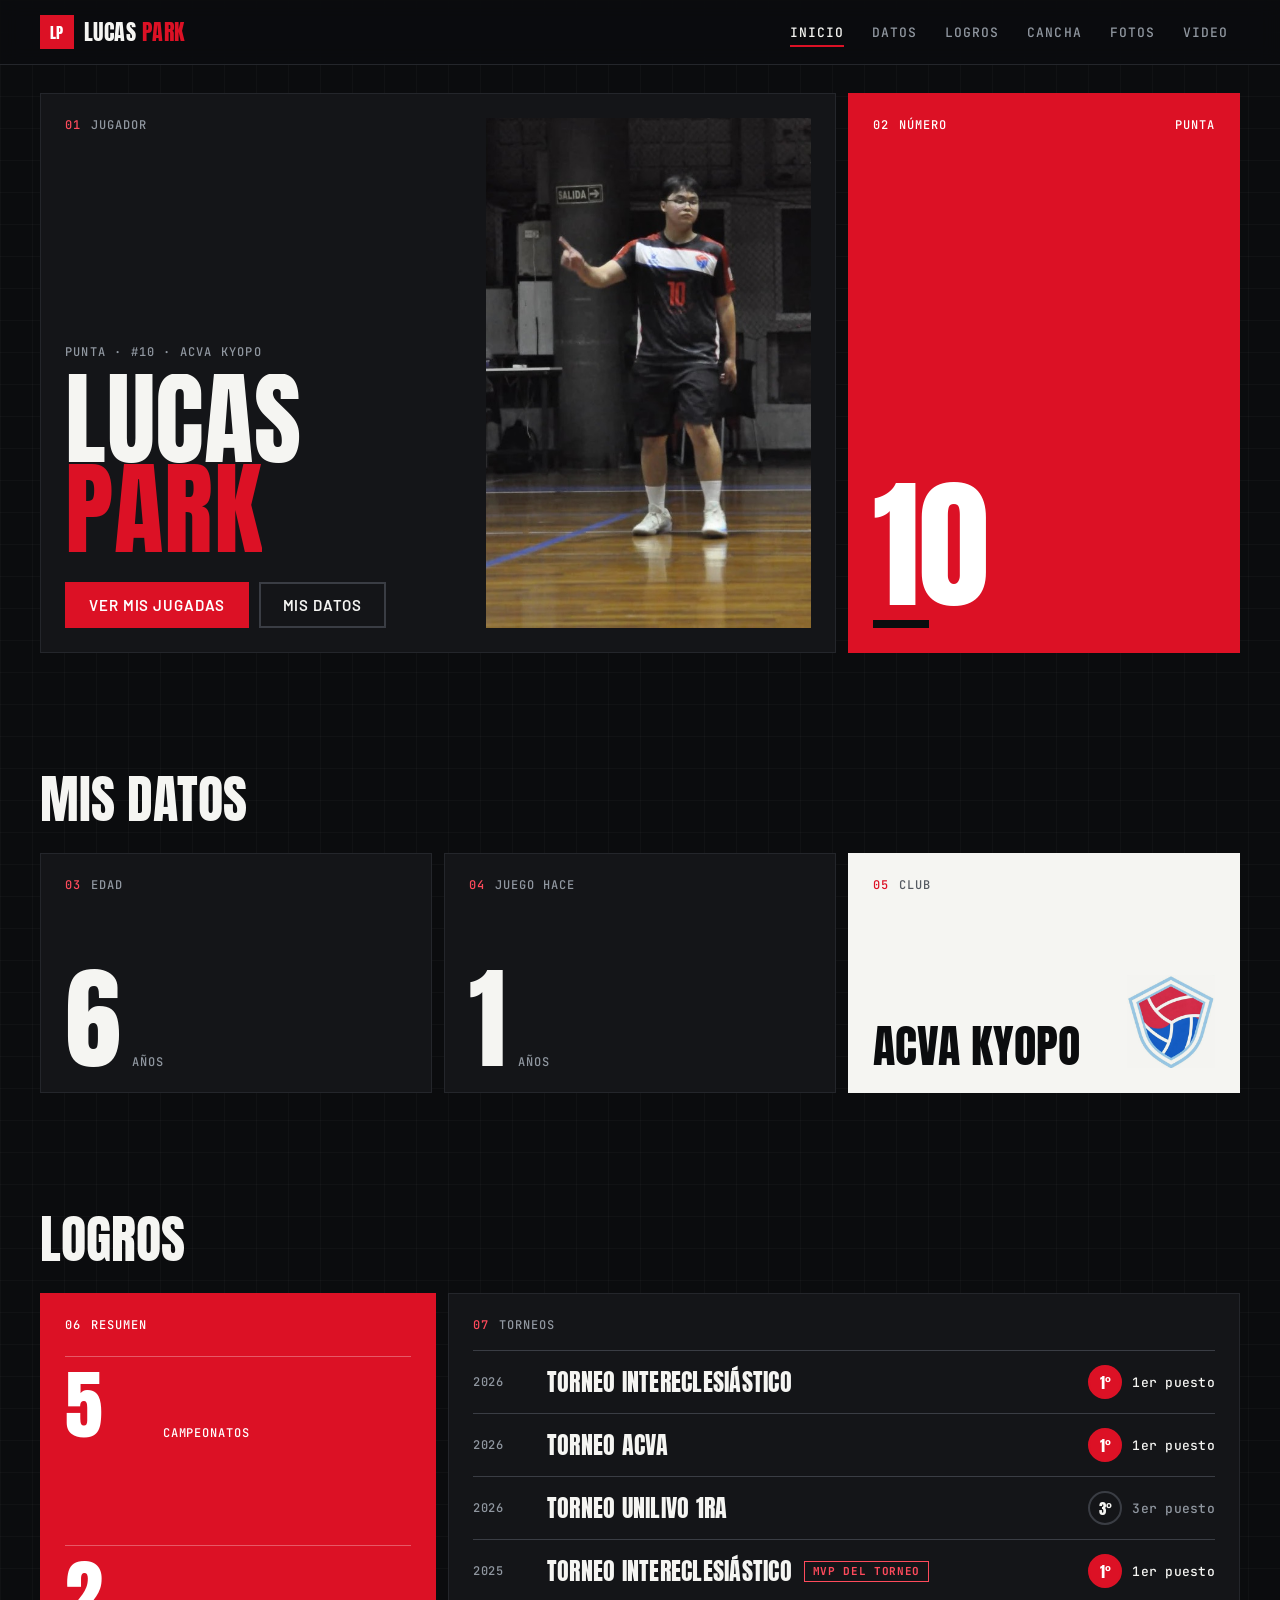
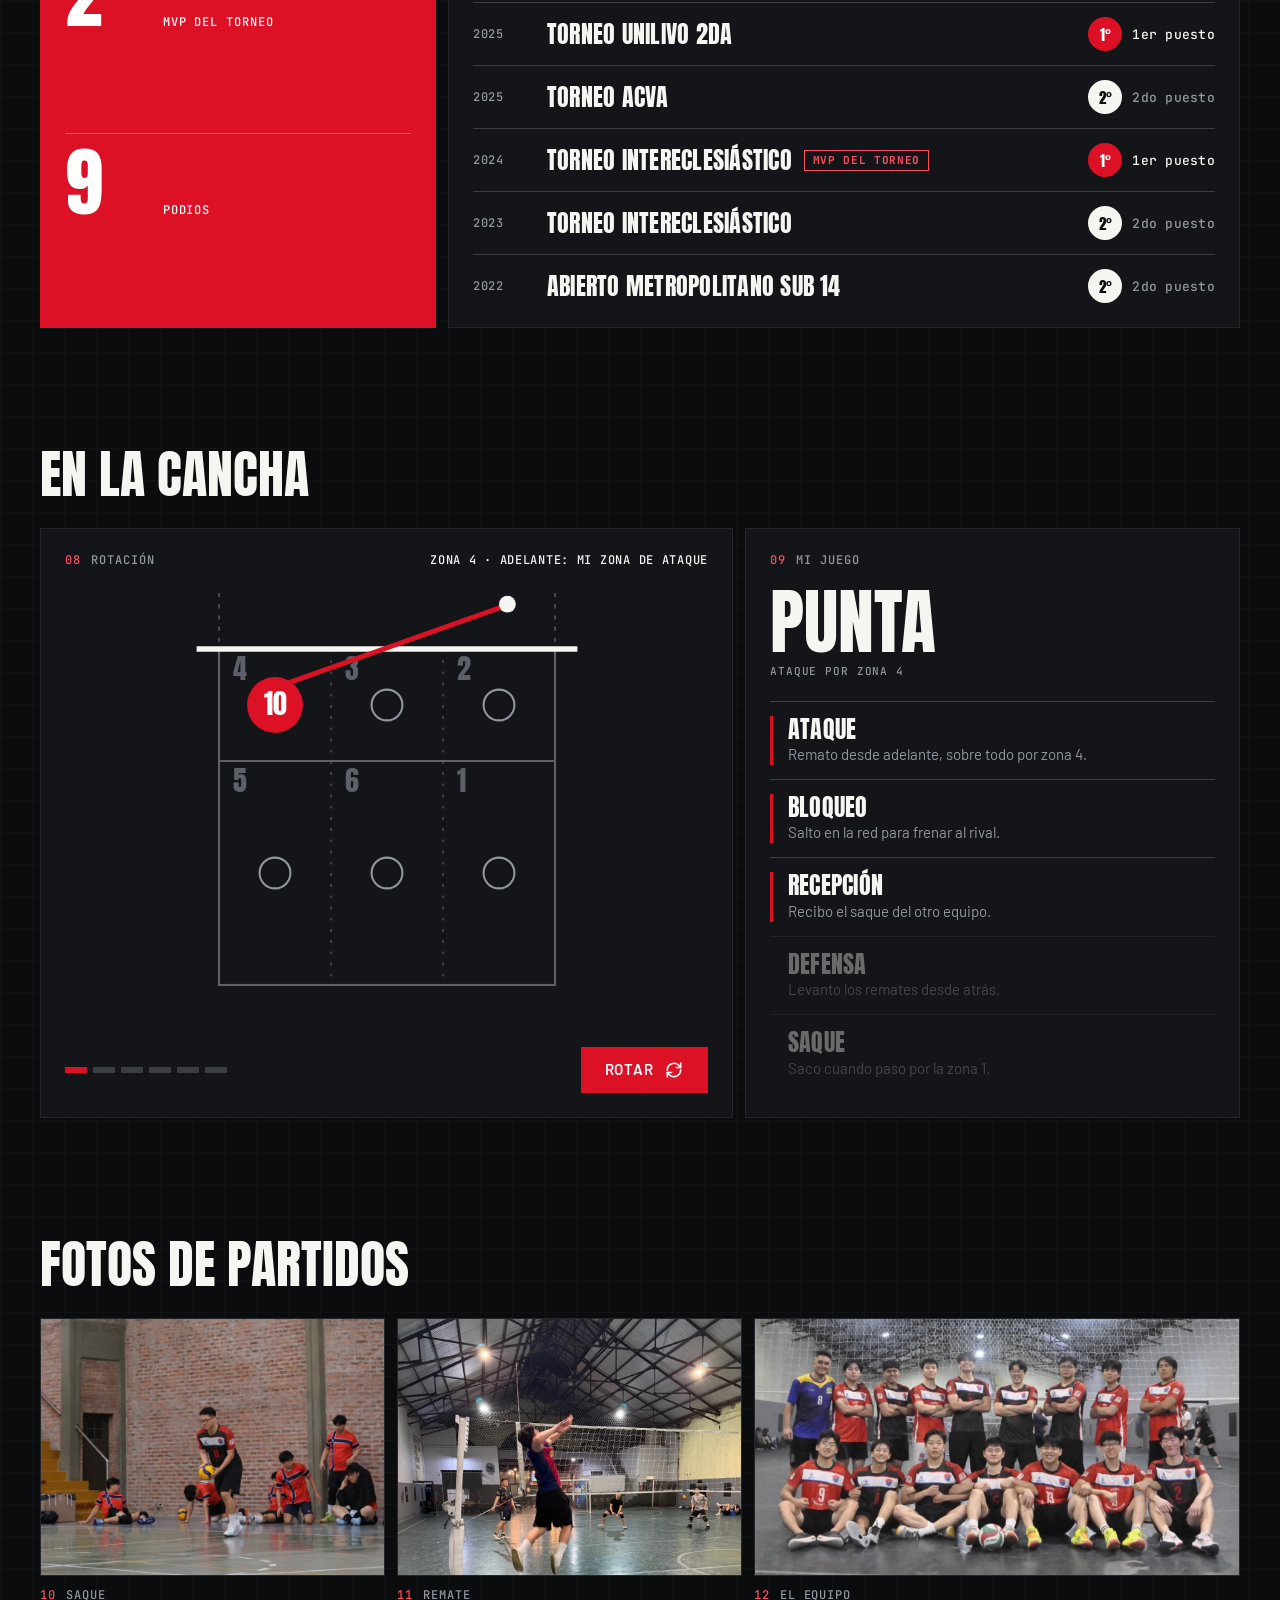
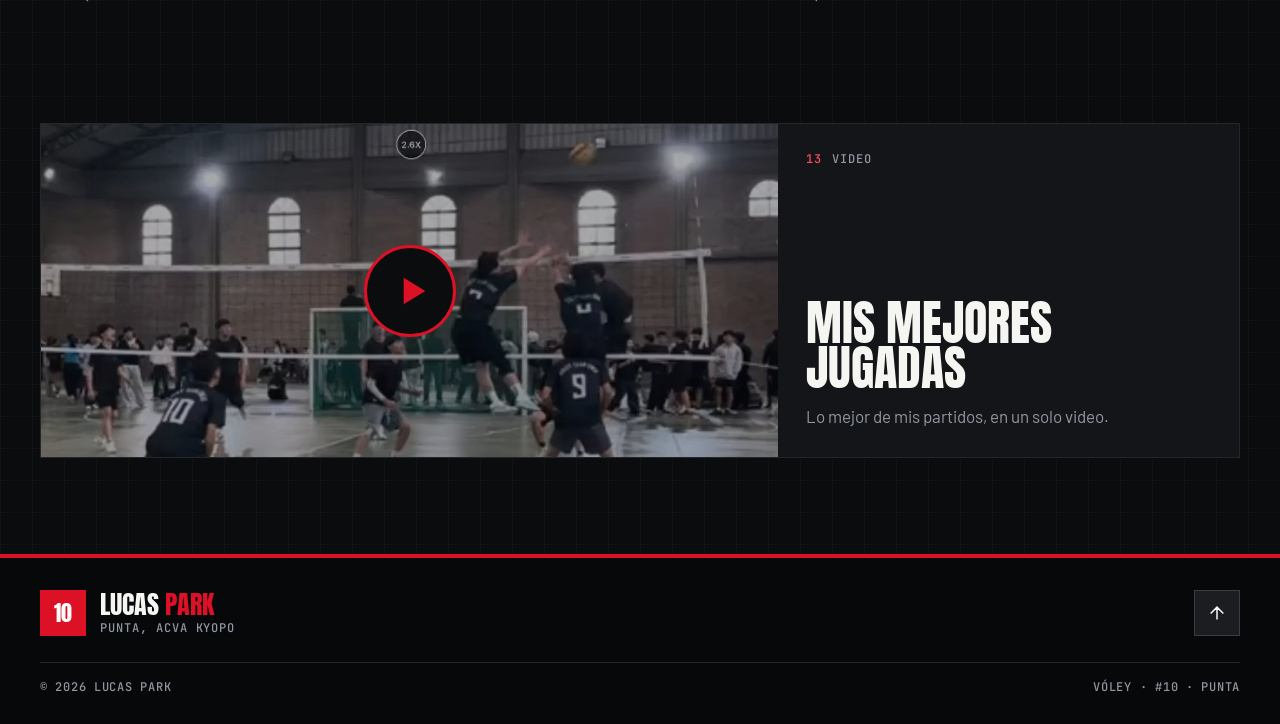
<file: park.html>
<!doctype html>
<html lang="es" class="no-js">
<head>
  <meta charset="utf-8">
  <meta name="viewport" content="width=device-width, initial-scale=1">
  <title>Lucas Park | Punta, número 10</title>
  <meta name="description" content="Portafolio de Lucas Park, punta y número 10 de ACVA Kyopo.">
  <meta name="theme-color" content="#0B0C0E">
  <link rel="icon" href="assets/park/favicon.svg" type="image/svg+xml">
  <link rel="preconnect" href="https://fonts.googleapis.com">
  <link rel="preconnect" href="https://fonts.gstatic.com" crossorigin>
  <link href="https://fonts.googleapis.com/css2?family=Anton&family=Barlow:wght@400;500;600;700&family=JetBrains+Mono:wght@400;500;700&display=swap" rel="stylesheet">
  <link rel="stylesheet" href="assets/park/park.css">
  <link rel="stylesheet" href="assets/swap.css">
  <script>
    (function () {
      var d = document.documentElement;
      d.classList.remove('no-js');
      try {
        var reduce = window.matchMedia('(prefers-reduced-motion: reduce)').matches;
        // si viene del portafolio de Ignacio, la cortina reemplaza a la pantalla de carga
        if (sessionStorage.getItem('swap-in')) {
          sessionStorage.removeItem('swap-in');
          sessionStorage.setItem('lp-intro', '1');
          if (!reduce) d.classList.add('swap-entering');
        }
        if (!reduce && !sessionStorage.getItem('lp-intro')) d.classList.add('intro');
      } catch (e) {}
    })();
  </script>
</head>
<body>
  <!-- Pantalla de carga: solo la primera vez que se entra en la sesión -->
  <div class="loader" aria-hidden="true">
    <div class="loader__mark"><span>L</span><span>P</span></div>
    <div class="loader__bar"><i></i></div>
    <p class="loader__txt">precalentando</p>
  </div>
  <div class="progress" aria-hidden="true"><i id="progress"></i></div>

  <a class="skip" href="#datos">Saltar a mis datos</a>

  <header class="topbar">
    <div class="wrap topbar__in">
      <a class="brand" href="#inicio" aria-label="Lucas Park, tocá para ver el portafolio de Ignacio Britos"
         data-swap="/" data-swap-file="index.html" data-color="#DC1125"
         data-alt-mark="IB" data-alt-name="Ignacio Britos" data-alt-color="#2F6FAE"
         data-alt-label="Ignacio Britos, tocá de nuevo para ir a su portafolio"
         data-alt-hint="Tocá de nuevo para ver el portafolio de Ignacio">
        <span class="brand__mark" aria-hidden="true">LP</span>
        <span class="brand__name">Lucas <em>Park</em></span>
      </a>
      <nav class="nav" aria-label="Secciones">
        <a href="#inicio">Inicio</a>
        <a href="#datos">Datos</a>
        <a href="#logros">Logros</a>
        <a href="#cancha">Cancha</a>
        <a href="#fotos">Fotos</a>
        <a href="#video">Video</a>
      </nav>
      <button class="menu" id="btn-menu" type="button" aria-expanded="false" aria-controls="mobile-nav">
        <span></span><span></span><span></span><span class="sr">Menú</span>
      </button>
    </div>
    <nav class="mobile-nav" id="mobile-nav" aria-label="Secciones" hidden>
      <a href="#inicio">Inicio</a>
      <a href="#datos">Datos</a>
        <a href="#logros">Logros</a>
        <a href="#cancha">Cancha</a>
      <a href="#fotos">Fotos</a>
      <a href="#video">Video</a>
    </nav>
  </header>

  <main>
    <!-- ============ INICIO: 01 jugador y 02 número ============ -->
    <section class="hero wrap" id="inicio" aria-label="Inicio">
      <article class="tile tile--player">
        <div class="player__text">
          <p class="lbl"><span>01</span> Jugador</p>
          <div>
            <p class="kicker">Punta · #10 · ACVA Kyopo</p>
            <h1 class="name" aria-label="Lucas Park">
              <span class="name__a" data-split>Lucas</span>
              <span class="name__b" data-split>Park</span>
            </h1>
            <div class="cta">
              <a class="btn btn--red" href="#video">Ver mis jugadas</a>
              <a class="btn btn--ghost" href="#datos">Mis datos</a>
            </div>
          </div>
        </div>

        <figure class="player__photo">
          <img src="assets/park/jugando.jpg" alt="Lucas Park en la cancha, con la camiseta 10" width="640" height="840">
        </figure>
      </article>

      <article class="tile tile--num reveal" data-from="right">
        <div class="tile__top">
          <p class="lbl"><span>02</span> Número</p>
          <p class="lbl">Punta</p>
        </div>
        <div>
          <p class="num"><span>10</span></p>
          <i class="num__line" aria-hidden="true"></i>
        </div>
      </article>
    </section>

    <!-- ============ MIS DATOS: 03 edad, 04 años jugando, 05 club ============ -->
    <section class="section wrap" id="datos">
      <div class="section__head reveal">
        <h2>Mis datos</h2>
      </div>
      <div class="facts">
        <article class="tile tile--fact reveal">
          <h3 class="lbl"><span>03</span> Edad</h3>
          <p class="fact"><strong data-count="18">18</strong><span>años</span></p>
        </article>
        <article class="tile tile--fact reveal">
          <h3 class="lbl"><span>04</span> Juego hace</h3>
          <p class="fact"><strong data-count="5">5</strong><span>años</span></p>
        </article>
        <article class="tile tile--club reveal">
          <h3 class="lbl"><span>05</span> Club</h3>
          <div class="club__row">
            <b class="club__name">ACVA Kyopo</b>
            <img class="club__crest" src="assets/park/escudo.png" alt="Escudo de ACVA Kyopo" width="302" height="320">
          </div>
        </article>
      </div>
    </section>

    <!-- ============ LOGROS: 06 resumen, 07 torneos ============ -->
    <section class="section wrap" id="logros">
      <div class="section__head reveal">
        <h2>Logros</h2>
      </div>
      <div class="wins">
        <article class="tile tile--sum reveal">
          <h3 class="lbl"><span>06</span> Resumen</h3>
          <ul class="sum">
            <li><strong data-count="5">5</strong><span>Campeonatos</span></li>
            <li><strong data-count="2">2</strong><span>MVP del torneo</span></li>
            <li><strong data-count="9">9</strong><span>Podios</span></li>
          </ul>
        </article>
        <article class="tile tile--cups reveal" data-from="right">
          <h3 class="lbl"><span>07</span> Torneos</h3>
          <ol class="cups">
            <li class="cup cup--1">
              <span class="cup__year">2026</span>
              <p class="cup__name"><b>Torneo Intereclesiástico</b></p>
              <span class="cup__res"><i class="medal" aria-hidden="true">1°</i>1er puesto</span>
            </li>
            <li class="cup cup--1">
              <span class="cup__year">2026</span>
              <p class="cup__name"><b>Torneo ACVA</b></p>
              <span class="cup__res"><i class="medal" aria-hidden="true">1°</i>1er puesto</span>
            </li>
            <li class="cup cup--3">
              <span class="cup__year">2026</span>
              <p class="cup__name"><b>Torneo Unilivo 1ra</b></p>
              <span class="cup__res"><i class="medal" aria-hidden="true">3°</i>3er puesto</span>
            </li>
            <li class="cup cup--1">
              <span class="cup__year">2025</span>
              <p class="cup__name"><b>Torneo Intereclesiástico</b><em class="mvp">MVP del torneo</em></p>
              <span class="cup__res"><i class="medal" aria-hidden="true">1°</i>1er puesto</span>
            </li>
            <li class="cup cup--1">
              <span class="cup__year">2025</span>
              <p class="cup__name"><b>Torneo Unilivo 2da</b></p>
              <span class="cup__res"><i class="medal" aria-hidden="true">1°</i>1er puesto</span>
            </li>
            <li class="cup cup--2">
              <span class="cup__year">2025</span>
              <p class="cup__name"><b>Torneo ACVA</b></p>
              <span class="cup__res"><i class="medal" aria-hidden="true">2°</i>2do puesto</span>
            </li>
            <li class="cup cup--1">
              <span class="cup__year">2024</span>
              <p class="cup__name"><b>Torneo Intereclesiástico</b><em class="mvp">MVP del torneo</em></p>
              <span class="cup__res"><i class="medal" aria-hidden="true">1°</i>1er puesto</span>
            </li>
            <li class="cup cup--2">
              <span class="cup__year">2023</span>
              <p class="cup__name"><b>Torneo Intereclesiástico</b></p>
              <span class="cup__res"><i class="medal" aria-hidden="true">2°</i>2do puesto</span>
            </li>
            <li class="cup cup--2">
              <span class="cup__year">2022</span>
              <p class="cup__name"><b>Abierto Metropolitano Sub 14</b></p>
              <span class="cup__res"><i class="medal" aria-hidden="true">2°</i>2do puesto</span>
            </li>
          </ol>
        </article>
      </div>
    </section>

    <!-- ============ EN LA CANCHA: 06 rotación, 07 mi juego ============ -->
    <section class="section wrap" id="cancha">
      <div class="section__head reveal">
        <h2>En la cancha</h2>
      </div>
      <div class="field">
        <article class="tile tile--rot reveal">
          <div class="rot__top">
            <h3 class="lbl"><span>08</span> Rotación</h3>
            <p class="rot__status" id="rot-status" aria-live="polite">Zona 4 · Adelante: mi zona de ataque</p>
          </div>
          <svg class="court" id="court" viewBox="0 0 300 296" role="img" aria-label="Cancha de vóley vista desde arriba, con la red arriba. Lucas, con la 10, está en la zona 4, adelante a la izquierda.">
            <g class="court__lines">
              <path class="court__far" d="M30 0 V40 M270 0 V40"/>
              <rect x="30" y="40" width="240" height="240"/>
              <path d="M30 120 H270"/>
              <path class="court__zones" d="M110 40 V280 M190 40 V280"/>
            </g>
            <g class="court__nums" aria-hidden="true">
              <text x="40" y="62">4</text><text x="120" y="62">3</text><text x="200" y="62">2</text>
              <text x="40" y="142">5</text><text x="120" y="142">6</text><text x="200" y="142">1</text>
            </g>
            <path class="court__net" d="M14 40 H286"/>
            <path class="court__hit" pathLength="1" d="M80 64 L232 10"/>
            <circle class="court__ring" cx="236" cy="8" r="8"/>
            <circle class="court__ball" cx="236" cy="8" r="6"/>
            <g class="pl" data-i="1" transform="translate(150 80)"><circle r="11"/></g>
            <g class="pl" data-i="2" transform="translate(230 80)"><circle r="11"/></g>
            <g class="pl" data-i="3" transform="translate(230 200)"><circle r="11"/></g>
            <g class="pl" data-i="4" transform="translate(150 200)"><circle r="11"/></g>
            <g class="pl" data-i="5" transform="translate(70 200)"><circle r="11"/></g>
            <g class="pl pl--me" data-i="0" transform="translate(70 80)"><g class="pl__in"><circle r="20"/><text y="7" text-anchor="middle">10</text></g></g>
          </svg>
          <div class="rot__foot">
            <ol class="rot__steps" id="rot-steps" aria-hidden="true"><li class="is-on"></li><li></li><li></li><li></li><li></li><li></li></ol>
            <button class="btn btn--red rot__btn" id="rot-btn" type="button">
              Rotar
              <svg viewBox="0 0 24 24" aria-hidden="true"><path d="M4 12a8 8 0 0 1 14-5.3L20 9"/><path d="M20 4v5h-5"/><path d="M20 12a8 8 0 0 1-14 5.3L4 15"/><path d="M4 20v-5h5"/></svg>
            </button>
          </div>
        </article>

        <article class="tile tile--game reveal" data-from="right">
          <h3 class="lbl"><span>09</span> Mi juego</h3>
          <p class="game__pos"><b>Punta</b><span>Ataque por zona 4</span></p>
          <ul class="game" id="game">
            <li data-zones="4 3 2"><b>Ataque</b><span>Remato desde adelante, sobre todo por zona 4.</span></li>
            <li data-zones="4 3 2"><b>Bloqueo</b><span>Salto en la red para frenar al rival.</span></li>
            <li data-zones="4 3 2 6 5"><b>Recepción</b><span>Recibo el saque del otro equipo.</span></li>
            <li data-zones="1 6 5"><b>Defensa</b><span>Levanto los remates desde atrás.</span></li>
            <li data-zones="1"><b>Saque</b><span>Saco cuando paso por la zona 1.</span></li>
          </ul>
        </article>
      </div>
    </section>

    <!-- ============ FOTOS DE PARTIDOS ============ -->
    <section class="section wrap" id="fotos">
      <div class="section__head reveal">
        <h2>Fotos de partidos</h2>
      </div>
      <div class="shots">
        <figure class="shot reveal">
          <div class="shot__img"><img src="assets/park/saque.jpg" alt="Lucas con la pelota, preparándose para sacar" width="840" height="630" loading="lazy"></div>
          <figcaption class="lbl"><span>10</span> Saque</figcaption>
        </figure>
        <figure class="shot reveal">
          <div class="shot__img"><img src="assets/park/remate.jpg" alt="Lucas saltando para rematar en la red" width="960" height="720" loading="lazy"></div>
          <figcaption class="lbl"><span>11</span> Remate</figcaption>
        </figure>
        <figure class="shot shot--wide reveal">
          <div class="shot__img"><img src="assets/park/equipo.jpg" alt="El equipo de ACVA Kyopo" width="1600" height="849" loading="lazy"></div>
          <figcaption class="lbl"><span>12</span> El equipo</figcaption>
        </figure>
      </div>
    </section>

    <!-- ============ VIDEO ============ -->
    <section class="section wrap" id="video">
      <div class="video reveal">
        <div class="video__screen" id="video-screen">
          <video class="video__clip" id="video-clip" src="assets/park/pelotazo.mp4" poster="assets/park/pelotazo.jpg"
                 width="848" height="384" preload="metadata" playsinline></video>
          <button class="video__play" id="video-play" type="button" aria-label="Reproducir video de mis mejores jugadas">
            <svg viewBox="0 0 24 24" aria-hidden="true"><path d="M7 4l13 8-13 8z"/></svg>
          </button>
        </div>
        <div class="video__text">
          <p class="lbl"><span>13</span> Video</p>
          <div>
            <h2>Mis mejores jugadas</h2>
            <p>Lo mejor de mis partidos, en un solo video.</p>
          </div>
        </div>
      </div>
    </section>
  </main>

  <footer class="footer">
    <div class="wrap footer__in">
      <div class="footer__me">
        <span class="footer__mark" aria-hidden="true">10</span>
        <div>
          <b>Lucas <em>Park</em></b>
          <span>Punta, ACVA Kyopo</span>
        </div>
      </div>
      <a class="footer__up" href="#inicio" aria-label="Volver arriba">
        <svg viewBox="0 0 24 24" aria-hidden="true"><path d="M12 19V5M5 12l7-7 7 7"/></svg>
      </a>
    </div>
    <div class="wrap footer__bottom">
      <span>© 2026 Lucas Park</span>
      <span>Vóley · #10 · Punta</span>
    </div>
  </footer>

  <script src="assets/park/park.js"></script>
  <script src="assets/swap.js"></script>
</body>
</html>
</file>
<file: styles.css>
/* ==========================================================
   Ignacio Britos, portafolio
   Paleta: celeste, azul, blanco y gris con oscuros de contraste.
   Bordes rectos en todo, nada redondeado.
   Movimiento: solo transform, opacity y clip-path, con ease-out
   (el mismo criterio que FreeWheel).

   Reglas de movimiento traídas de FreeWheel:
   1. Solo se animan transform, opacity y clip-path. Esas tres las mueve
      la placa de video sin recalcular el diseño de la página; animar
      width, height, top o margin la obliga a rehacerlo en cada cuadro.
   2. Una sola curva para todo, --salida: arranca rápido y frena suave.
      Nunca ease-in en la interfaz: retrasa justo lo que el ojo ya mira.
   3. Las clases de entrada las pone el JS (ver "Entradas al scrollear").
   4. Con prefers-reduced-motion no se anima nada.
   ========================================================== */

:root {
  --sky: #74ACDF;
  --blue: #2F6FAE;
  --mist: #D6E8F7;
  --white: #FFFFFF;
  --navy: #10243A;
  --ink: #0A0F17;

  --bg: #EEF1F4;
  --surface: #FFFFFF;
  --surface-2: #E6EBF0;
  --text: #10243A;
  --muted: #4E6176;
  --line: #CAD4DE;
  --dot: #B9C5D1;
  --accent: #2F6FAE;
  --accent-text: #2F6FAE;

  --ok: #1E8E57;
  --bad: #C62828;
  --wait: #B7791F;

  --font: "Space Grotesk", system-ui, sans-serif;
  --font-head: "Space Grotesk", system-ui, sans-serif;
  --mono: "JetBrains Mono", ui-monospace, monospace;
  /* arranca fuerte y frena largo: la misma curva que FreeWheel
     (allá se llama --fw-salida). La usan todas las transiciones. */
  --salida: cubic-bezier(.22, 1, .36, 1);
  --wrap: 1200px;
  --tracking: normal;
  --word: normal;
  --leading: 1.6;

  color-scheme: light;
}

:root[data-theme="dark"] {
  --bg: #0A0F17;
  --surface: #10243A;
  --surface-2: #142E4A;
  --text: #E9F1F9;
  --muted: #A3B6CA;
  --line: #24425F;
  --dot: #1D3048;
  --accent: #74ACDF;
  --accent-text: #8FBDE6;
  color-scheme: dark;
}

/* Colores para daltonismo: paleta Okabe e Ito */
:root[data-cvd="on"] {
  --ok: #009E73;
  --bad: #D55E00;
  --wait: #B8860B;
}

/* Modo lectura: más aire entre letras, palabras y renglones, sin cursivas */
:root[data-reading="on"] {
  --font: "Atkinson Hyperlegible", system-ui, sans-serif;
  --tracking: .03em;
  --word: .12em;
  --leading: 1.8;
}
/* el espaciado extra va solo en el texto corrido: títulos, números y
   etiquetas quedan como están para que nada se desarme */
p, li, label, figcaption, td { letter-spacing: var(--tracking); word-spacing: var(--word); }
.mono, .tags li, .phone p, .phone li, .stack li, .bars li { letter-spacing: 0; word-spacing: 0; }
:root[data-reading="on"] * { font-style: normal !important; }

*,
*::before,
*::after { box-sizing: border-box; border-radius: 0 !important; }

html { scroll-behavior: smooth; scroll-padding-top: 76px; }

html, body { overflow-x: clip; }
body {
  margin: 0;
  font-family: var(--font);
  line-height: var(--leading);
  color: var(--text);
  background-color: var(--bg);
  /* fondo con textura suave: una grilla de puntos */
  background-image: radial-gradient(var(--dot) 1.2px, transparent 1.3px);
  background-size: 24px 24px;
  -webkit-font-smoothing: antialiased;
  transition: background-color .4s var(--salida), color .4s var(--salida);
}

img { display: block; max-width: 100%; height: auto; }
svg { flex-shrink: 0; }
a { color: inherit; }
h1, h2, h3 { margin: 0; font-family: var(--font-head); line-height: 1.15; font-weight: 700; letter-spacing: -.01em; }
.proj__name, .brand, .btn, .stat strong, .hero__stats strong, .fact strong, .link-card strong { font-family: var(--font-head); }
p { margin: 0; }
ul, ol { margin: 0; padding: 0; list-style: none; }
button, input, textarea { font: inherit; color: inherit; letter-spacing: inherit; }

.mono { font-family: var(--mono); letter-spacing: 0; word-spacing: 0; }
.sr { position: absolute; width: 1px; height: 1px; overflow: hidden; clip: rect(0 0 0 0); white-space: nowrap; }
.wrap { width: min(var(--wrap), 100% - 32px); margin-inline: auto; }

:focus-visible { outline: 3px solid var(--sky); outline-offset: 2px; }

.skip {
  position: absolute; left: 16px; top: -60px; z-index: 100;
  background: var(--navy); color: #fff; padding: 10px 16px; text-decoration: none;
}
.skip:focus { top: 12px; }

/* íconos de línea */
svg[viewBox="0 0 24 24"] {
  width: 20px; height: 20px; fill: none; stroke: currentColor;
  stroke-width: 1.8; stroke-linecap: square; stroke-linejoin: miter;
}

/* ---------- Pantalla de carga ---------- */
.loader { display: none; }
.intro .loader {
  position: fixed; inset: 0; z-index: 200;
  display: grid; place-content: center; justify-items: center; gap: 22px;
  background: var(--navy); color: #fff;
  /* si el JS no llega a sacarla, se va sola */
  animation: loader-out .7s var(--salida) 2.6s forwards;
}
.intro.is-loaded .loader { animation: loader-out .7s var(--salida) forwards; }
@keyframes loader-out { to { clip-path: inset(0 0 100% 0); visibility: hidden; } }
.loader__mark { display: flex; gap: 4px; font: 700 64px/1 var(--font); }
.loader__mark span {
  display: grid; place-items: center; width: 84px; height: 96px;
  background: var(--blue); color: #fff;
  animation: mark-in .7s var(--salida) both;
}
.loader__mark span + span { background: var(--sky); color: var(--navy); animation-delay: .12s; }
@keyframes mark-in { from { clip-path: inset(100% 0 0 0); transform: translateY(16px); } to { clip-path: inset(0); transform: none; } }
.loader__bar { width: 172px; height: 3px; background: #24425F; overflow: hidden; }
.loader__bar i { display: block; height: 100%; background: var(--sky); transform-origin: left; animation: bar 1.1s var(--salida) .2s both; }
@keyframes bar { from { transform: scaleX(0); } to { transform: scaleX(1); } }
.loader__txt { font-size: 12px; color: #A3B6CA; letter-spacing: .08em; }

/* barra de progreso de lectura (la misma de la landing de FreeWheel):
   ocupa todo el ancho, fija arriba, y el relleno arranca en scaleX(0).
   main.js le cambia el scaleX según cuánto bajaste. transform-origin:
   left hace que crezca desde la izquierda hacia la derecha. */
.progress { position: fixed; top: 0; left: 0; right: 0; height: 3px; z-index: 60; pointer-events: none; }
.progress i { display: block; height: 100%; background: var(--sky); transform: scaleX(0); transform-origin: left; }

/* ---------- Botones ---------- */
.btn {
  display: inline-flex; align-items: center; justify-content: center;
  min-height: 46px; padding: 0 22px; border: 2px solid transparent;
  font-weight: 600; text-decoration: none; cursor: pointer;
  transition: transform .3s var(--salida), background-color .3s var(--salida), color .3s var(--salida), border-color .3s var(--salida);
}
.btn:hover { transform: translateY(-2px); }
.btn:active { transform: translateY(0) scale(.98); }
.btn--primary { background: var(--blue); color: #fff; }
.btn--primary:hover { background: var(--navy); }
:root[data-theme="dark"] .btn--primary:hover { background: var(--sky); color: var(--ink); }
.btn--ghost { border-color: var(--text); }
.btn--ghost:hover { background: var(--text); color: var(--bg); }
.btn--dark { background: var(--navy); color: #fff; }
.btn--dark:hover { background: var(--ink); }
.btn--sky { background: var(--sky); color: var(--navy); }
.btn--sky:hover { background: #fff; }
.btn[disabled] { opacity: .6; cursor: progress; transform: none; }

/* ---------- Barra superior ---------- */
.topbar {
  position: sticky; top: 0; z-index: 50;
  background: color-mix(in srgb, var(--bg) 88%, transparent);
  backdrop-filter: blur(8px);
  border-bottom: 1px solid var(--line);
}
.topbar__in { display: flex; align-items: center; gap: 24px; height: 64px; }
.brand { display: flex; align-items: center; gap: 10px; text-decoration: none; font-weight: 700; }
.brand__mark {
  display: grid; place-items: center; width: 34px; height: 34px;
  background: var(--navy); color: var(--sky); font-size: 14px;
}
:root[data-theme="dark"] .brand__mark { background: var(--blue); color: #fff; }
/* el logo dado vuelta muestra a Lucas Park, con sus colores */
.brand.is-alt .brand__mark { background: #DC1125; color: #fff; }
.brand__name em { font-style: normal; color: #DC1125; }
:root { --swap-self: #2F6FAE; }
.nav { display: flex; gap: 4px; margin-left: auto; }
.nav a, .mobile-nav a {
  position: relative; padding: 8px 12px; text-decoration: none; font-weight: 500;
  font-family: var(--mono); font-size: 14px; color: var(--accent-text);
}
.nav a::after {
  content: ""; position: absolute; left: 12px; right: 12px; bottom: 2px; height: 2px;
  background: currentColor; transform: scaleX(0); transform-origin: left;
  transition: transform .35s var(--salida);
}
.nav a:hover::after, .nav a.is-current::after { transform: scaleX(1); }
.nav a.is-current { color: var(--text); }

.a11y { display: flex; gap: 6px; }
.a11y__btn {
  position: relative; display: grid; place-items: center; width: 40px; height: 40px;
  background: transparent; border: 1px solid var(--line); cursor: pointer;
  transition: background-color .3s var(--salida), border-color .3s var(--salida), color .3s var(--salida);
}
.a11y__btn:hover { border-color: var(--accent); }
.a11y__btn[aria-pressed="true"] { background: var(--blue); border-color: var(--blue); color: #fff; }
/* cartelito con el nombre de cada botón */
.a11y__btn::after {
  content: attr(data-tip); position: absolute; top: calc(100% + 8px); right: 0;
  padding: 6px 10px; white-space: nowrap; pointer-events: none;
  background: var(--navy); color: #fff; font: 500 12px/1.2 var(--mono); letter-spacing: 0; word-spacing: 0;
  opacity: 0; transform: translateY(-4px);
  transition: opacity .25s var(--salida), transform .25s var(--salida);
}
:root[data-theme="dark"] .a11y__btn::after { background: var(--sky); color: var(--ink); }
.a11y__btn:hover::after, .a11y__btn:focus-visible::after { opacity: 1; transform: none; }
#btn-theme .i-sun { display: none; }
:root[data-theme="dark"] #btn-theme .i-sun { display: block; }
:root[data-theme="dark"] #btn-theme .i-moon { display: none; }
/* ojo con el iris de colores: el símbolo que se usa para daltonismo */
.i-cvd { width: 24px !important; height: 24px !important; }
.i-cvd .i-cvd__eye { fill: none; stroke: currentColor; stroke-width: 1.6; }
.i-cvd .i-cvd__r { fill: #E8483F; stroke: none; }
.i-cvd .i-cvd__g { fill: #2BB673; stroke: none; }
.i-cvd .i-cvd__b { fill: #2F80ED; stroke: none; }
.i-cvd .i-cvd__pupil { fill: var(--navy); stroke: none; }
/* prendido, el iris pasa a los colores de Okabe e Ito */
[aria-pressed="true"] .i-cvd .i-cvd__r { fill: #E69F00; }
[aria-pressed="true"] .i-cvd .i-cvd__g { fill: #009E73; }
[aria-pressed="true"] .i-cvd .i-cvd__b { fill: #56B4E9; }

.menu { display: none; width: 42px; height: 42px; padding: 10px; background: none; border: 1px solid var(--line); cursor: pointer; }
.menu span:not(.sr) { display: block; height: 2px; background: currentColor; margin: 5px 0; transition: transform .3s var(--salida), opacity .3s var(--salida); }
.menu[aria-expanded="true"] span:nth-child(1) { transform: translateY(7px) rotate(45deg); }
.menu[aria-expanded="true"] span:nth-child(2) { opacity: 0; }
.menu[aria-expanded="true"] span:nth-child(3) { transform: translateY(-7px) rotate(-45deg); }
.mobile-nav { display: grid; padding: 8px 16px 16px; border-top: 1px solid var(--line); }
.mobile-nav[hidden] { display: none; }
.mobile-nav a { padding: 12px 0; font-size: 16px; border-bottom: 1px solid var(--line); }

/* ---------- Hero ---------- */
.hero { padding: 72px 0 56px; }
.hero__grid { display: grid; grid-template-columns: 1.15fr 1fr; gap: 28px 56px; align-items: start; }
.hero__id { grid-column: 1 / -1; display: flex; align-items: center; gap: 28px; margin-bottom: 4px; }
.hero__photo {
  width: 136px; height: 136px; object-fit: cover; flex-shrink: 0;
  border-radius: 50% !important; background: var(--mist);
  /* aro celeste con un respiro del color del fondo */
  box-shadow: 0 0 0 4px var(--bg), 0 0 0 7px var(--sky), 0 14px 30px -12px rgba(16, 36, 58, .5);
}
.hero__name { font-size: clamp(2.6rem, 6vw, 4.4rem); }
.hero__role { color: var(--accent-text); margin-top: 6px; font-size: 15px; }
.hero__lead { font-size: clamp(1.1rem, 1.8vw, 1.3rem); max-width: 40ch; margin-bottom: 24px; }
:root[data-reading="on"] .hero__lead { line-height: 1.7; }
.hero__meta { display: grid; gap: 8px; color: var(--muted); margin-bottom: 32px; }
.hero__meta li { display: flex; align-items: center; gap: 10px; }
.hero__meta svg { color: var(--accent); }
.hero__cta { display: flex; flex-wrap: wrap; gap: 12px; }

/* el nombre entra letra por letra: cada letra está en una caja con
   overflow hidden y sube desde abajo. El retraso es su número (--i, lo
   pone main.js) por 35 ms, más lo que dura la pantalla de carga (--start). */
.split-word { display: inline-block; white-space: nowrap; }
.split-ch { display: inline-block; overflow: hidden; vertical-align: top; padding-bottom: .08em; margin-bottom: -.08em; }
.split-ch > span { display: inline-block; }
.is-split .split-ch > span { animation: ch-in .8s var(--salida) calc(var(--start, 0ms) + var(--i) * 35ms) backwards; }
@keyframes ch-in { from { transform: translateY(105%); } }
.hero__photo, .hero__role { animation: fade-up .8s var(--salida) var(--start, 0ms) backwards; }
.no-js .hero__photo, .no-js .hero__role { animation: none; }
@keyframes fade-up { from { opacity: 0; transform: translateY(14px); } }

.hero__side { display: grid; gap: 16px; align-content: start; }
.next { background: var(--blue); color: #fff; padding: 28px; }
.next__title { font-size: 1.5rem; margin-bottom: 8px; }
.next p { color: var(--mist); }
.hero__stats { display: grid; grid-template-columns: repeat(3, 1fr); background: var(--navy); color: #fff; }
.hero__stats div { padding: 18px; border-right: 1px solid #24425F; }
.hero__stats div:last-child { border-right: 0; }
.hero__stats strong { display: block; font-size: 2rem; line-height: 1; }
.hero__stats span { display: block; font-size: 13px; line-height: 1.35; color: #A3B6CA; letter-spacing: 0; word-spacing: 0; }

/* ---------- Secciones ---------- */
.section { padding: 88px 0; }
.section--white { background: var(--surface); }
.section--navy { background: var(--navy); color: #fff; }
.section--ink { background: var(--ink); color: #fff; }
:root[data-theme="dark"] .section--navy { background: #0D1C2E; }
.section__head { display: flex; align-items: baseline; flex-wrap: wrap; gap: 8px 20px; margin-bottom: 36px; }
.section__head h2 { display: flex; align-items: center; gap: 12px; font-size: clamp(1.9rem, 4vw, 2.6rem); }
.section__head h2 svg { width: 30px; height: 30px; color: var(--sky); }
.section__head p { color: var(--accent-text); }
.section__head--light p { color: #A3B6CA; }
.gh-user { margin-left: auto; color: var(--sky); text-decoration: none; }
.gh-user:hover { text-decoration: underline; }

/* ==========================================================
   TARJETAS DE PROYECTOS
   Estructura de cada tarjeta (ver index.html):
   .proj > .proj__media (link) > .proj__frame (portada + captura)
                               > .proj__more (texto "Cómo funciona")
   Cada tarjeta trae sus colores en variables desde el HTML:
   --c-bg (fondo), --c-fg (letra) y --c-ac (detalle). Así un solo CSS
   sirve para todos los proyectos.
   El JS solo agrega o saca la clase .is-open; todo lo visual está acá.
   ========================================================== */
.featured { display: grid; grid-template-columns: repeat(2, 1fr); gap: 36px 28px; }
.more { display: grid; grid-template-columns: repeat(3, 1fr); gap: 24px; }

.proj {
  position: relative; display: flex; flex-direction: column;
  background: var(--surface); border: 1px solid var(--line);
  transition: box-shadow .5s var(--salida), border-color .5s var(--salida), scale .5s var(--salida);
}
/* al pasar por encima el cuadro se agranda un poco */
.proj:hover { z-index: 6; scale: 1.025; box-shadow: 0 26px 50px -26px rgba(16, 36, 58, .55); border-color: var(--sky); }
.proj.is-open { z-index: 6; box-shadow: 0 26px 50px -26px rgba(16, 36, 58, .55); border-color: var(--sky); }

.proj__media { display: block; color: inherit; text-decoration: none; cursor: pointer; border-bottom: 1px solid var(--line); }
.proj__frame {
  position: relative; overflow: hidden; aspect-ratio: 16 / 9;
  background: var(--c-bg); color: var(--c-fg);
}
/* portada: fondo liso, nombre en letra gorda y los colores del proyecto */
.proj__cover {
  position: absolute; inset: 0; z-index: 2;
  display: flex; flex-direction: column; justify-content: center; align-items: flex-start; gap: 14px;
  padding: 8% 9%; background: var(--c-bg); color: var(--c-fg);
  letter-spacing: normal; word-spacing: normal;
  transition: clip-path .7s var(--salida);
  clip-path: inset(0 0 0 0);
}
.proj__name {
  font-size: clamp(2rem, 4.6vw, 3.6rem); font-weight: 700; line-height: .95; letter-spacing: -.035em;
  transition: transform .7s var(--salida);
}
.more .proj__name { font-size: clamp(1.8rem, 3vw, 2.5rem); }
.proj__name sub { font-size: .45em; vertical-align: baseline; position: relative; top: .3em; }
.proj__cover--mono .proj__name { font-family: var(--mono); letter-spacing: -.04em; }
.caret { color: var(--c-ac); animation: blink 1.1s steps(1) infinite; }
@keyframes blink { 50% { opacity: 0; } }
.proj__line { display: block; width: 64px; height: 8px; background: var(--c-ac); transform-origin: left; transition: transform .7s var(--salida); }
.proj:hover .proj__line { transform: scaleX(2); }
.proj__shot { position: absolute; inset: 0; width: 100%; height: 100%; object-fit: cover; object-position: top; transform: scale(1.08); transition: transform .9s var(--salida); }
.proj__shot--draw { padding: 16px; }
/* aviso de qué hace el clic */
.proj__frame::before {
  content: "Clic para ver cómo funciona"; position: absolute; z-index: 3; right: 12px; bottom: 12px;
  padding: 5px 10px; background: rgba(10, 15, 23, .85); color: #fff;
  font: 500 12px/1.3 var(--mono); letter-spacing: 0; word-spacing: 0;
  opacity: 0; transform: translateY(6px); transition: opacity .3s var(--salida), transform .3s var(--salida);
}
.proj:hover .proj__frame::before, .proj__media:focus-visible .proj__frame::before { opacity: 1; transform: none; }
.proj.is-open .proj__frame::before { content: "Clic de nuevo para entrar ↗"; background: var(--sky); color: var(--navy); }
.proj--private.is-open .proj__frame::before { content: "Repositorio privado"; }
/* brillo que sigue al mouse */
.proj__frame::after {
  content: ""; position: absolute; inset: 0; z-index: 4; pointer-events: none; opacity: 0;
  background: radial-gradient(320px circle at var(--mx, 50%) var(--my, 50%), rgba(255, 255, 255, .22), transparent 62%);
  mix-blend-mode: soft-light; transition: opacity .35s var(--salida);
}
.proj__media:hover .proj__frame::after { opacity: 1; }

/* abierto (.is-open, la pone main.js en el primer clic):
   - la portada se recorta hacia arriba con clip-path,
   - la captura pasa de un zoom leve (1.08) a su tamaño normal,
   - "Cómo funciona" se despliega: la fila de grilla pasa de 0fr a 1fr,
     que es la forma de animar un alto sin saber cuánto mide el texto. */
.proj.is-open .proj__cover { clip-path: inset(0 0 100% 0); }
.proj.is-open .proj__name { transform: translateY(-24px); }
.proj.is-open .proj__shot { transform: scale(1); }
.proj__more { display: grid; grid-template-rows: 0fr; transition: grid-template-rows .6s var(--salida); background: var(--navy); color: #fff; }
.proj.is-open .proj__more { grid-template-rows: 1fr; }
.proj__more-in { min-height: 0; overflow: hidden; }
.proj__more-in > * { margin-inline: 22px; }
.proj__more-in b { display: block; margin-top: 16px; font: 700 11px/1.4 var(--mono); letter-spacing: .06em; word-spacing: 0; text-transform: uppercase; color: var(--sky); margin-bottom: 6px; }
.proj__more-in p { margin-bottom: 18px; font-size: 15px; color: #E9F1F9; opacity: 0; transform: translateY(8px); transition: opacity .4s var(--salida), transform .4s var(--salida); }
.proj.is-open .proj__more-in p { opacity: 1; transform: none; transition-delay: .15s; }

.proj__body { display: flex; flex-direction: column; gap: 10px; padding: 22px; flex: 1; }
.proj__body h3 { font-size: 1.35rem; }
.proj__body > p { color: var(--muted); }
.proj__title { display: flex; justify-content: space-between; align-items: center; gap: 12px; }
.proj__links { display: flex; flex-wrap: wrap; gap: 8px 18px; padding-top: 6px; margin-top: auto; }
.proj__links a {
  position: relative; font-weight: 600; text-decoration: none; color: var(--accent-text);
  display: inline-flex; align-items: center; gap: 6px;
}
.proj__links a::after { content: "↗"; font-family: var(--mono); transition: transform .3s var(--salida); }
.proj__links a:hover::after { transform: translate(2px, -2px); }
.proj__links a::before {
  content: ""; position: absolute; left: 0; right: 1.1em; bottom: -2px; height: 2px;
  background: currentColor; transform: scaleX(0); transform-origin: left; transition: transform .35s var(--salida);
}
.proj__links a:hover::before { transform: scaleX(1); }
.proj__private { font-size: 14px; color: var(--muted); font-family: var(--mono); }
.proj .tags { margin-top: 0; }
.badge { background: var(--blue); color: #fff; font-size: 12px; padding: 3px 10px; white-space: nowrap; }
.link { color: var(--accent-text); font-weight: 600; }

.tags { display: flex; flex-wrap: wrap; gap: 6px; margin-top: auto; padding-top: 6px; }
.tags li {
  font-family: var(--mono); font-size: 12px; letter-spacing: 0; word-spacing: 0;
  padding: 3px 8px; border: 1px solid var(--line); color: var(--accent-text);
}

/* notas: un cuadrito celeste recto, encajado en la esquina de arriba a
   la derecha, por dentro de la tarjeta (sin cinta ni inclinación) */
.note {
  position: absolute; z-index: 5; top: 0; right: 0; max-width: 70%;
  background: var(--sky); color: var(--navy); padding: 8px 14px;
  font-size: 14px; line-height: 1.3; font-weight: 500;
}
.note--sm { font-size: 13px; }

/* ilustraciones hechas con CSS para proyectos sin captura */
.editor { background: #0A0F17; color: #fff; display: flex; flex-direction: column; gap: 10px; font-size: 13px; }
.editor__wave {
  height: 40px;
  background: repeating-linear-gradient(90deg, var(--sky) 0 2px, transparent 2px 5px);
  -webkit-mask-image: repeating-linear-gradient(90deg, #000 0 9px, rgba(0, 0, 0, .35) 9px 15px, #000 15px 26px);
  mask-image: repeating-linear-gradient(90deg, #000 0 9px, rgba(0, 0, 0, .35) 9px 15px, #000 15px 26px);
}
.editor__imgs { flex: 1; display: grid; grid-template-columns: repeat(5, 1fr); gap: 6px; }
.editor__imgs i { background: var(--blue); position: relative; overflow: hidden; }
.editor__imgs i:nth-child(2) { background: #3E8E5E; }
.editor__imgs i:nth-child(3) { background: #D9A040; }
.editor__imgs i:nth-child(4) { background: #B5727E; }
.editor__imgs i::after { content: ""; position: absolute; left: -10%; right: -10%; bottom: -30%; height: 70%; background: rgba(255, 255, 255, .55); transform: rotate(-18deg); }
.editor__foot { display: flex; justify-content: space-between; align-items: center; }
.editor__foot b { background: var(--blue); padding: 4px 14px; font-size: 12px; }

.disenart { background: #fff; color: var(--navy); padding: 0; display: flex; flex-direction: column; }
.disenart__top { display: flex; justify-content: space-between; background: var(--navy); color: #fff; padding: 6px 12px; font-size: 12px; }
.disenart__body { flex: 1; display: grid; grid-template-columns: 26px 1fr 110px; gap: 10px; padding: 10px 12px; align-items: center; }
.disenart__swatches { display: grid; gap: 4px; }
.disenart__swatches i { height: 18px; }
.disenart__hoodie { width: 100%; max-height: 150px; }
.disenart__hoodie path { fill: var(--blue); }
.disenart__hoodie text { fill: #fff; font: 700 12px var(--font); }
.disenart__hoodie text.y { fill: #E6B33A; }
.disenart__actions { display: grid; gap: 5px; font-size: 11px; }
.disenart__actions b { background: var(--navy); color: #fff; padding: 4px 6px; text-align: center; font-weight: 500; }
.disenart__actions span { border: 1px solid var(--navy); padding: 3px 6px; text-align: center; }
.disenart__actions small { background: var(--mist); padding: 2px 6px; }

/* ---------- Caso de estudio ---------- */
.case { display: grid; grid-template-columns: 1fr 1.2fr; gap: 48px; align-items: start; }
.case__text h2 { font-size: clamp(1.9rem, 4vw, 2.6rem); }
.case__sub { color: var(--accent-text); margin: 8px 0 28px; }
.case__facts { display: grid; grid-template-columns: repeat(3, 1fr); gap: 10px; margin-bottom: 32px; }
.fact { display: grid; gap: 2px; padding: 16px; background: var(--surface-2); }
.fact svg { color: var(--accent); margin-bottom: 6px; }
.fact strong { font-size: 1.35rem; line-height: 1.1; }
.fact span { font-size: 13px; color: var(--muted); }
.fact--dark { background: var(--navy); color: #fff; }
.fact--dark svg { color: var(--sky); }
.fact--dark span { color: #A3B6CA; }
.steps { display: grid; gap: 22px; }
.steps li { border-left: 4px solid var(--blue); padding: 2px 0 2px 18px; }
.steps h3 { font-size: 1.15rem; margin-bottom: 4px; }
.steps p { color: var(--muted); }
.case__cta { margin-top: 28px; }

.flow { display: grid; gap: 22px; }
.flow figure { margin: 0; }
.flow figcaption { font-size: 13px; color: var(--muted); margin-top: 8px; }
.browser { border: 1px solid var(--line); background: var(--surface); }
.browser__bar { display: flex; align-items: center; gap: 6px; padding: 8px 12px; border-bottom: 1px solid var(--line); background: var(--surface-2); }
.browser__bar i { width: 8px; height: 8px; background: var(--line); }
.browser__bar span { margin-left: 10px; font-size: 12px; color: var(--accent-text); }
.flow__row { display: grid; grid-template-columns: 150px 1fr; gap: 22px; align-items: stretch; }
.flow__db {
  position: relative; display: grid; place-items: center; align-content: center; gap: 10px;
  background: var(--navy); color: #fff; padding: 20px; text-align: center; font-size: 14px;
}
.flow__db svg { width: 44px; height: 44px; color: var(--sky); stroke-width: 1.4; }
.flow__db::before, .flow__db::after { content: ""; position: absolute; border: 0 dashed var(--blue); }
.flow__db::before { top: -22px; left: 50%; height: 22px; border-left-width: 2px; }
.flow__db::after { right: -22px; top: 50%; width: 22px; border-top-width: 2px; }
.flow__mail { position: relative; border: 1px solid var(--line); background: var(--surface); padding: 16px; display: grid; gap: 8px; font-size: 14px; }
.mail__head { display: flex; align-items: center; gap: 8px; font-weight: 600; }
.mail__head svg { color: var(--accent); }
.mail__to { font-size: 12px; color: var(--muted); }
.mail__box { display: grid; grid-template-columns: 1fr auto; gap: 2px 12px; background: var(--surface-2); padding: 10px 12px; }
.mail__box span { grid-column: 1; font-size: 11px; color: var(--muted); }
.mail__box b { grid-column: 1; font-weight: 500; }
.mail__box .status { grid-column: 2; grid-row: 1 / 3; align-self: center; }

.status { font-style: normal; font-size: 12px; font-weight: 600; padding: 2px 8px; border: 1px solid currentColor; white-space: nowrap; }
.status--ok { color: var(--ok); }
.status--bad { color: var(--bad); }
.status--wait { color: var(--wait); }

.admin { display: grid; grid-template-columns: 120px 1fr; background: var(--navy); color: #fff; font-size: 13px; }
.admin figcaption { grid-column: 1 / -1; background: var(--surface); margin: 0; padding-top: 8px; }
.admin__side { display: grid; align-content: start; gap: 2px; background: #0A0F17; padding: 14px 0; }
.admin__side b { padding: 0 14px 10px; }
.admin__side span { padding: 6px 14px; color: #A3B6CA; }
.admin__side .is-active { background: var(--blue); color: #fff; }
.admin__main { padding: 14px 16px; overflow-x: auto; }
.admin__main > b { display: block; font-size: 16px; margin-bottom: 8px; }
.admin table { width: 100%; border-collapse: collapse; }
.admin th { text-align: left; font: 400 11px var(--mono); color: #A3B6CA; padding: 6px 4px; }
.admin td { padding: 8px 4px; border-top: 1px solid #24425F; }
.admin .status--ok { color: var(--sky); }
.admin .status--wait { color: #E6B33A; }
:root[data-cvd="on"] .admin .status--wait { color: #F0E442; }

/* ---------- FreeWheel móvil ---------- */
.mobile { display: grid; grid-template-columns: 1.5fr 1fr; gap: 48px; align-items: start; }
.phones { display: grid; grid-template-columns: repeat(4, 1fr); gap: 16px; }
.phone {
  background: #fff; color: var(--navy); border: 8px solid #0A0F17; border-top-width: 22px;
  min-height: 380px; display: flex; flex-direction: column; font-size: 11px; line-height: 1.4;
  letter-spacing: normal; word-spacing: normal;
}
.phone__bar { display: flex; justify-content: space-between; align-items: center; padding: 8px 10px; border-bottom: 1px solid #E1E7EE; }
.phone__bar i { width: 14px; height: 10px; border-block: 2px solid var(--navy); position: relative; }
.phone__bar i::after { content: ""; position: absolute; left: 0; right: 0; top: 2px; height: 2px; background: var(--navy); }
.phone__hero { background: var(--blue) center / cover; color: #fff; padding: 28px 10px 18px; display: grid; gap: 4px; position: relative; }
.phone__hero::before { content: ""; position: absolute; inset: 0; background: rgba(16, 36, 58, .55); }
.phone__hero > * { position: relative; }
.phone__hero b { font-size: 15px; }
.phone__form { padding: 10px; display: grid; gap: 8px; }
.phone__form label { display: grid; font-size: 9px; text-transform: uppercase; color: #6B7C8F; border-bottom: 1px solid #E1E7EE; padding-bottom: 4px; }
.phone__form label span { font-size: 11px; text-transform: none; color: var(--navy); }
.phone__btn { background: #1F5FD6; color: #fff; text-align: center; padding: 7px; font-weight: 600; }
.phone__pad { padding: 12px 10px; display: grid; gap: 10px; align-content: start; }
.phone__h { font-size: 14px; }
.toggle-row { display: flex; justify-content: space-between; gap: 8px; align-items: center; padding-bottom: 8px; border-bottom: 1px solid #E1E7EE; }
.toggle-row span { display: grid; font-weight: 600; }
.toggle-row small { font-weight: 400; color: #6B7C8F; font-size: 9px; }
.sw { flex-shrink: 0; width: 26px; height: 14px; background: #C9D3DD; position: relative; }
.sw::after { content: ""; position: absolute; top: 2px; left: 2px; width: 10px; height: 10px; background: #fff; transition: transform .3s var(--salida); }
.sw--on { background: #1F5FD6; }
.sw--on::after { transform: translateX(12px); }
.phone--read p { letter-spacing: .18em; word-spacing: .3em; line-height: 2; font-family: var(--mono); }
.res { display: flex; justify-content: space-between; align-items: center; gap: 6px; background: #F1F4F7; padding: 10px 8px; }
.res span { font-weight: 600; }
.res .status { font-size: 9px; }

.mobile__text h3 { font-size: 1.3rem; margin-bottom: 6px; }
.mobile__text > p { color: #C5D3E1; margin-bottom: 26px; }
.cvd { margin-bottom: 28px; }
.cvd__cap { color: var(--sky); font-size: 13px; margin-bottom: 10px !important; }
.cvd__grid { display: grid; grid-template-columns: auto 1fr 1fr; gap: 8px 12px; align-items: center; font-size: 13px; }
.cvd__grid > span.mono { color: #A3B6CA; font-size: 11px; }
.cvd__pair { display: grid; grid-template-columns: 1fr 1fr; gap: 4px; }
.cvd__pair i { font-style: normal; color: #fff; font-size: 11px; font-weight: 600; text-align: center; padding: 10px 2px; }
.cvd__foot { margin-top: 12px !important; font-size: 14px; }

/* ---------- Datos de GitHub ---------- */
.stats { display: grid; grid-template-columns: repeat(4, 1fr); gap: 12px; margin-bottom: 40px; }
.stat { background: var(--navy); padding: 22px; }
.stat--accent { background: var(--blue); }
.stat strong { display: block; font-size: clamp(2rem, 4vw, 2.8rem); line-height: 1.1; }
.stat span { color: #C5D3E1; font-size: 14px; }
.charts { display: grid; grid-template-columns: 1fr 1fr; gap: 48px; }
.chart h3, .activity h3 { font-size: 1.1rem; font-weight: 500; margin-bottom: 16px; }
.bars { display: grid; gap: 12px; }
.bars li { display: grid; grid-template-columns: 26px 110px 1fr 60px; align-items: center; gap: 10px; font-size: 14px; }
.bars--plain li { grid-template-columns: 130px 1fr 44px; }
.bars b { position: relative; height: 10px; background: #1A2C42; }
.bars b::after {
  content: ""; position: absolute; inset: 0 auto 0 0; width: calc(var(--v) * 1%); min-width: 2px;
  background: var(--sky); transform: scaleX(0); transform-origin: left;
  transition: transform 1.2s var(--salida);
}
.bars li:nth-child(2) b::after { transition-delay: .06s; }
.bars li:nth-child(3) b::after { transition-delay: .12s; }
.bars li:nth-child(4) b::after { transition-delay: .18s; }
.bars li:nth-child(5) b::after { transition-delay: .24s; }
.bars li:nth-child(6) b::after { transition-delay: .3s; }
.is-in .bars b::after, .no-js .bars b::after { transform: scaleX(1); }
.bars em { font-style: normal; text-align: right; font-size: 13px; color: #C5D3E1; }

.ico { display: inline-grid; place-items: center; width: 26px; height: 26px; font: 700 10px var(--mono); letter-spacing: 0; word-spacing: 0; color: #fff; }
.ico svg { width: 18px; height: 18px; stroke-width: 1.4; }
.ico--js { background: #F0DB4F; color: #10243A; }
.ico--css { background: #2F6FAE; }
.ico--html { background: #E34C26; }
.ico--ts { background: #3178C6; }
.ico--cs { background: #68217A; }
.ico--db { background: #5B6B7D; }
.ico--py { background: #3776AB; color: #FFD43B; }
.ico--react { background: #10243A; color: #61DAFB; }

.activity { margin-top: 48px; }
.activity__grid { display: grid; grid-auto-flow: column; grid-template-rows: repeat(7, 12px); grid-auto-columns: 12px; gap: 3px; overflow-x: auto; padding-bottom: 6px; }
.activity__grid i { background: #142235; }
.activity__grid i[data-l="1"] { background: #1E4670; }
.activity__grid i[data-l="2"] { background: #2F6FAE; }
.activity__grid i[data-l="3"] { background: #74ACDF; }
.activity__grid i[data-l="4"] { background: #D6E8F7; }
.is-in .activity__grid i { animation: cell-in .5s var(--salida) calc(var(--w, 0) * 12ms) backwards; }
@keyframes cell-in { from { opacity: 0; transform: scale(.4); } }
.activity__foot { margin-top: 10px !important; font-size: 12px; color: #A3B6CA; }
.data-note { margin-top: 28px; font-size: 13px; color: #A3B6CA; max-width: 70ch; }

/* ---------- Stack y movimiento ---------- */
.duo { display: grid; grid-template-columns: 1.3fr 1fr; gap: 24px; }
.panel { min-width: 0; background: var(--surface); border: 1px solid var(--line); padding: 32px; }
.panel h2 { font-size: 1.8rem; margin-bottom: 20px; }
.stack { display: grid; grid-template-columns: repeat(4, 1fr); gap: 14px 10px; margin-bottom: 24px; }
.stack li { display: flex; align-items: center; gap: 10px; font-size: 15px; }
.tags--loose { margin-top: 0; }
.panel--sky { background: var(--sky); border-color: var(--sky); color: var(--navy); }
.panel--sky h2 { color: #fff; text-shadow: 0 1px 0 rgba(16, 36, 58, .15); }
:root[data-theme="dark"] .panel--sky { background: var(--blue); border-color: var(--blue); color: #fff; }
.motion { display: flex; justify-content: space-between; align-items: end; gap: 16px; margin-top: 28px; }
.motion__squares { display: flex; gap: 14px; align-items: end; }
.motion__squares i { width: 34px; height: 34px; background: #fff; opacity: .9; animation: drift 2.6s var(--salida) infinite alternate; }
.motion__squares i:nth-child(2) { animation-delay: .15s; }
.motion__squares i:nth-child(3) { animation-delay: .3s; }
.motion__squares i:nth-child(4) { animation-delay: .45s; }
@keyframes drift { from { transform: translateY(0) rotate(0); } to { transform: translateY(-18px) rotate(45deg); } }
.motion__curve { width: 140px; background: rgba(255, 255, 255, .35); padding: 8px; }
.motion__curve path { fill: none; stroke: var(--navy); stroke-width: 2.5; stroke-dasharray: 200; stroke-dashoffset: 200; transition: stroke-dashoffset 1.6s var(--salida) .2s; }
.is-in .motion__curve path, .no-js .motion__curve path { stroke-dashoffset: 0; }
.motion__curve circle { fill: var(--navy); }
:root[data-theme="dark"] .motion__curve path { stroke: #fff; }
:root[data-theme="dark"] .motion__curve circle { fill: #fff; }
.motion__labels { display: flex; justify-content: space-between; gap: 12px; font-size: 12px; margin-top: 12px; }

/* ---------- Contacto ---------- */
.contact { display: grid; grid-template-columns: 1.6fr 1fr; gap: 24px; }
.hire { grid-column: 1 / -1; border: 1px solid var(--line); padding: 32px; overflow: hidden; }
.hire h2 { font-size: 1.8rem; }
.hire__zone { position: relative; height: 120px; margin-top: 18px; }
.hire__yes { position: absolute; left: 0; top: 30px; min-width: 140px; min-height: 56px; font-size: 1.3rem; background: var(--sky); color: var(--navy); }
.hire__yes:hover { background: var(--blue); color: #fff; }
/* el "No" está posicionado absoluto dentro de .hire__zone: main.js le
   cambia left y top a un lugar al azar, y esta transición hace que se
   deslice en vez de aparecer de golpe */
.hire__no {
  position: absolute; left: min(260px, calc(100% - 90px)); top: 30px; min-width: 90px; background: var(--surface); border-color: var(--text);
  transition: left .45s var(--salida), top .45s var(--salida), transform .3s var(--salida);
}
.hire__msg { min-height: 1.6em; font-weight: 600; }
.hire__msg.is-sad { display: inline-block; background: var(--navy); color: #fff; padding: 10px 18px; }

.idea { background: var(--blue); color: #fff; padding: 36px; }
.idea h2 { font-size: clamp(1.9rem, 4vw, 2.6rem); }
.idea > p { color: var(--mist); margin: 6px 0 28px; }
.form { display: grid; grid-template-columns: 1fr 1fr; gap: 18px 20px; }
.form__col { display: grid; gap: 6px; align-content: start; }
.form label { font-size: 13px; color: var(--mist); margin-top: 6px; }
.form input, .form textarea {
  width: 100%; border: 2px solid transparent; background: #fff; color: var(--navy);
  padding: 12px; outline: none; transition: border-color .3s var(--salida);
}
.form textarea { resize: vertical; min-height: 154px; font-family: var(--mono); font-size: 14px; }
.form input:focus, .form textarea:focus { border-color: var(--navy); }
.form [aria-invalid="true"] { border-color: #FFB4A8; }
.form__trap { position: absolute !important; left: -9999px; width: 1px; height: 1px; opacity: 0; }
.form__foot { grid-column: 1 / -1; display: flex; flex-wrap: wrap; align-items: center; gap: 16px; }
.form__msg { font-size: 14px; }
.form__msg.is-ok { background: var(--navy); color: #fff; padding: 10px 14px; }
.form__msg a { color: #fff; font-weight: 600; }
.idea__direct { display: flex; align-items: center; gap: 8px; font-size: 13px; margin-top: 22px; color: var(--mist); }

.contact__side { display: grid; gap: 24px; align-content: start; }
.link-card {
  display: grid; gap: 8px; align-content: start; padding: 28px; text-decoration: none;
  background: var(--surface-2); border-left: 6px solid var(--blue);
  transition: transform .4s var(--salida), border-color .4s var(--salida);
}
.link-card:hover { transform: translateX(6px); border-color: var(--sky); }
.link-card svg { width: 30px; height: 30px; color: var(--accent); }
.link-card strong { font-size: 1.35rem; line-height: 1.25; word-break: break-word; }
.link-card span { color: var(--muted); font-size: 14px; }
.link-card--dark { background: var(--ink); color: #fff; }
.link-card--dark svg { color: var(--sky); }
.link-card--dark span { color: #A3B6CA; }

/* ==========================================================
   FIRMA QUE SE ESCRIBE EN VIVO
   La firma es un SVG de trazos (no una imagen): cada <path> es un
   trazo de la firma. Por eso se puede animar como si se escribiera
   y cambiar de color con el tema (stroke: currentColor).
   stroke-linecap y stroke-linejoin round le dan la punta redonda de
   una lapicera.
   ========================================================== */
.firma-svg { display: block; width: 100%; height: auto; overflow: visible; }
.firma-svg path { fill: none; stroke: currentColor; stroke-width: 4.5; stroke-linecap: round; stroke-linejoin: round; }
.sign { display: grid; justify-items: start; gap: 6px; padding: 8px 4px 0; color: var(--navy); }
:root[data-theme="dark"] .sign { color: var(--sky); }
.sign .firma-svg { width: min(250px, 72%); }
.sign p { font-size: 12px; color: var(--muted); }
/* se escribe trazo por trazo, como en vivo: cada trazo espera su turno
   escondido y se dibuja a la velocidad que le corresponde por su largo.
   Cada <path> tiene pathLength="1", así su largo vale 1 sin importar el
   tamaño real. Con stroke-dasharray y stroke-dashoffset en 1 el trazo
   está oculto; al pasar el offset a 0 se "dibuja". --d (cuándo empieza)
   y --t (cuánto dura) vienen escritos en cada path del HTML. */
.sc-in .firma-svg--draw path { stroke-dasharray: 1 2; stroke-dashoffset: 1; opacity: 0; }
.sc-visible .firma-svg--draw path {
  stroke-dashoffset: 0; opacity: 1;
  transition: stroke-dashoffset var(--t) cubic-bezier(.45, .05, .55, .95) calc(var(--d) + .4s), opacity 0s linear calc(var(--d) + .4s);
}

/* ---------- Pie ---------- */
.footer { background: var(--ink); color: #A3B6CA; font-size: 14px; border-top: 4px solid var(--blue); }
.footer__in { display: grid; grid-template-columns: 1fr auto; align-items: center; gap: 24px; padding: 36px 0 28px; }
.footer__me { display: flex; align-items: center; gap: 16px; color: var(--sky); }
.footer__me .firma-svg { width: 92px; }
.footer__me .firma-svg path { stroke-width: 6; }
.footer__me b { display: block; color: #fff; font-family: var(--font-head); font-size: 16px; }
.footer__me span { font-size: 13px; }
.footer__icons { display: flex; gap: 8px; justify-content: flex-end; }
.footer__ico {
  position: relative; display: grid; place-items: center; width: 44px; height: 44px;
  border: 1px solid #24425F; color: #E9F1F9;
  transition: background-color .3s var(--salida), border-color .3s var(--salida), color .3s var(--salida), transform .3s var(--salida);
}
.footer__ico:hover { background: var(--sky); border-color: var(--sky); color: var(--ink); transform: translateY(-3px); }
.footer__up { background: var(--blue); border-color: var(--blue); }
.footer__ico .gh-mark { width: 20px; height: 20px; fill: currentColor; }
.footer__ico::after {
  content: attr(data-tip); position: absolute; bottom: calc(100% + 8px); left: 50%;
  padding: 4px 8px; white-space: nowrap; pointer-events: none;
  background: var(--sky); color: var(--ink); font: 500 11px/1.2 var(--mono);
  opacity: 0; transform: translate(-50%, 4px); transition: opacity .25s var(--salida), transform .25s var(--salida);
}
.footer__ico:hover::after, .footer__ico:focus-visible::after { opacity: 1; transform: translate(-50%, 0); }
.footer__bottom { display: flex; justify-content: space-between; flex-wrap: wrap; gap: 8px; padding: 16px 0 24px; border-top: 1px solid #1A2C42; font-size: 12px; color: #6E8299; }
.footer__bottom a { color: #6E8299; text-decoration: none; }
.footer__bottom a:hover { color: var(--sky); }
.gh-mark { width: 30px; height: 30px; fill: currentColor; }
.link-card .gh-mark { color: var(--accent); }

/* ==========================================================
   ENTRADAS AL SCROLLEAR (sistema traído de FreeWheel)
   Las clases las pone el JS: si no corre, todo se ve igual que siempre.
   - .sc-in: estado inicial, invisible y un poco corrido.
   - .sc-visible: dispara la animación "entra" con la curva --salida.
   - --retraso: escalonado de 55 ms entre hermanos (lo calcula main.js).
   - backwards: la animación manda solo antes de empezar, así el
     escalonado espera invisible y al terminar suelta el control.
   ========================================================== */
.sc-in { opacity: 0; transform: var(--desde, translateY(24px)); }
.sc-in[data-from="right"] { --desde: translateX(28px); }
.sc-visible {
  opacity: 1; transform: none;
  animation: entra .7s var(--salida) var(--retraso, 0ms) backwards;
}
@keyframes entra { from { opacity: 0; transform: var(--desde, translateY(24px)); } to { opacity: 1; transform: none; } }

/* quien pidió menos movimiento en su sistema ve todo quieto */
@media (prefers-reduced-motion: reduce) {
  html { scroll-behavior: auto; }
  *, *::before, *::after { animation: none !important; transition-duration: .01ms !important; transition-delay: 0ms !important; }
  .sc-in { opacity: 1; transform: none; }
  .loader { display: none !important; }
}

/* ---------- Responsive ---------- */
@media (max-width: 1080px) {
  .phones { grid-template-columns: repeat(2, 1fr); }
  .mobile { grid-template-columns: 1fr 1fr; }
  .more { grid-template-columns: repeat(2, 1fr); }
}

@media (max-width: 900px) {
  .nav { display: none; }
  .a11y { margin-left: auto; }
  .menu { display: block; }
  .hero__grid, .case, .mobile, .charts, .duo, .contact { grid-template-columns: 1fr; }
  .contact__side { grid-template-columns: 1fr 1fr; }
  .stats { grid-template-columns: repeat(2, 1fr); }
}

@media (max-width: 640px) {
  .topbar__in { gap: 12px; }
  .brand__name { display: none; }
  .hero { padding-top: 40px; }
  .hero__id { gap: 16px; }
  .hero__photo { width: 92px; height: 92px; }
  .footer__in { grid-template-columns: 1fr; justify-items: start; }
    .footer__icons { justify-content: flex-start; }
  .featured, .more { grid-template-columns: 1fr; }
  .section { padding: 64px 0; }
  .case__facts { grid-template-columns: 1fr 1fr; }
  .case__facts .fact--dark { grid-column: 1 / -1; }
  .flow__row { grid-template-columns: 1fr; }
  .flow__db::after { display: none; }
  .admin { grid-template-columns: 1fr; }
  .admin__side { display: flex; flex-wrap: wrap; padding: 8px; }
  .admin__side b { width: 100%; padding: 4px 6px; }
  .admin__side span { padding: 4px 8px; }
  .stack { grid-template-columns: repeat(2, 1fr); }
  .form { grid-template-columns: 1fr; }
  .idea, .panel, .hire { padding: 24px; }
  .contact__side { grid-template-columns: 1fr; }
  .bars li { grid-template-columns: 26px 1fr 52px; }
  .bars li > span:nth-child(2) { grid-column: 2 / 4; grid-row: 1; }
  .bars li b { grid-column: 1 / 3; grid-row: 2; }
  .bars li em { grid-row: 2; }
  .bars--plain li { grid-template-columns: 1fr 44px; }
  .bars--plain li > span:first-child { grid-column: 1 / -1; }
  .bars--plain li b { grid-column: 1; grid-row: 2; }
  .hero__stats strong { font-size: 1.6rem; }
  .note { max-width: 80%; }
  .flow__mail { padding-top: 48px; } /* deja lugar a la nota de la esquina */
  .motion__labels { flex-direction: column; }
}
</file>
<file: assets/swap.css>
/* Cambio de portafolio desde el logo (compartido por las dos páginas) */
.brand { position: relative; cursor: pointer; }
.brand__mark { transition: background-color .3s ease, color .3s ease; }
.brand__name { transition: color .3s ease; }
.brand.is-spinning .brand__mark { animation: swap-spin .76s cubic-bezier(.22, 1, .36, 1); }
.brand.is-spinning .brand__name { animation: swap-name .76s cubic-bezier(.22, 1, .36, 1); }
@keyframes swap-spin { from { transform: perspective(200px) rotateY(0); } to { transform: perspective(200px) rotateY(360deg); } }
@keyframes swap-name {
  40% { opacity: 0; transform: translateY(-8px); }
  45% { opacity: 0; transform: translateY(8px); }
  to { opacity: 1; transform: none; }
}

/* cartelito con lo que hace el segundo toque */
.brand::after {
  content: attr(data-alt-hint); position: absolute; left: 0; top: calc(100% + 10px);
  padding: 6px 10px; white-space: nowrap; pointer-events: none;
  background: var(--swap-hint-bg, #10243A); color: #fff;
  font: 500 12px/1.2 "JetBrains Mono", ui-monospace, monospace; letter-spacing: 0; word-spacing: 0;
  opacity: 0; transform: translateY(-4px); transition: opacity .3s ease, transform .3s ease;
}
.brand.is-alt::after { opacity: 1; transform: none; transition-delay: .5s; }

/* la cortina que sale del logo y tapa la página */
.swap-cover {
  position: fixed; inset: 0; z-index: 400; display: grid; place-items: center;
  background: var(--swap-color);
  clip-path: circle(0 at var(--swap-x) var(--swap-y));
  transition: clip-path .8s cubic-bezier(.65, 0, .35, 1);
  pointer-events: none;
}
.swap-cover.is-on { clip-path: circle(150vmax at var(--swap-x) var(--swap-y)); }
.swap-cover.is-instant { transition: none; }
.swap-cover span {
  color: #fff; font: 700 clamp(64px, 12vw, 140px)/1 "Space Grotesk", system-ui, sans-serif;
  opacity: 0; transform: scale(.8); transition: opacity .3s ease .25s, transform .5s cubic-bezier(.22, 1, .36, 1) .25s;
}
.swap-cover.is-on span { opacity: 1; transform: none; }
.swap-cover.is-instant span { transition: none; }
/* mientras carga la página de destino, la cortina ya está puesta */
html.swap-entering body::before {
  content: ""; position: fixed; inset: 0; z-index: 400; background: var(--swap-self);
}

@media (prefers-reduced-motion: reduce) {
  .brand.is-spinning .brand__mark, .brand.is-spinning .brand__name { animation: none; }
  .swap-cover { display: none; }
  html.swap-entering body::before { display: none; }
}
</file>
<file: assets/park/park.css>
/* ==========================================================
   Lucas Park, portafolio
   Mismo criterio que el de Ignacio: bordes rectos, etiquetas en
   mono, movimiento solo con transform, opacity y clip-path.
   Lo mío: rojo, negro y blanco, letras gruesas y un tablero
   ordenado con números, como un moodboard de jugador.
   ========================================================== */

:root {
  --bg: #0B0C0E;
  --tile: #141518;
  --tile-2: #1B1D21;
  --line: #24262B;
  --line-2: #3A3D44;
  --paper: #F5F5F2;
  --text: #F5F5F2;
  --muted: #9097A0;
  --dim: #5C6068;
  --red: #DC1125;
  /* rojo para textos chicos sobre negro, se lee mejor */
  --red-text: #FF4B5C;

  --head: "Anton", Impact, "Arial Narrow", sans-serif;
  --mono: "JetBrains Mono", ui-monospace, monospace;
  --body: "Barlow", system-ui, sans-serif;
  --salida: cubic-bezier(.22, 1, .36, 1);
  --wrap: 1200px;

  --swap-self: #DC1125;
  --swap-hint-bg: #2F6FAE;

  color-scheme: dark;
}

*, *::before, *::after { box-sizing: border-box; }
html { scroll-behavior: smooth; scroll-padding-top: 80px; }
html, body { overflow-x: clip; }
body {
  margin: 0; font-family: var(--body); font-size: 17px; line-height: 1.5; color: var(--text);
  background-color: var(--bg);
  /* cuadriculado apenas marcado, como el papel del moodboard */
  background-image:
    linear-gradient(rgba(255, 255, 255, .022) 1px, transparent 1px),
    linear-gradient(90deg, rgba(255, 255, 255, .022) 1px, transparent 1px);
  background-size: 32px 32px;
  -webkit-font-smoothing: antialiased;
}
img { display: block; max-width: 100%; height: auto; }
a { color: inherit; }
h1, h2, h3 { margin: 0; font-weight: 400; }
p, blockquote, figure { margin: 0; }
button { font: inherit; color: inherit; }
.sr { position: absolute; width: 1px; height: 1px; overflow: hidden; clip: rect(0 0 0 0); white-space: nowrap; }
.wrap { width: min(var(--wrap), 100% - 32px); margin-inline: auto; }
:focus-visible { outline: 3px solid var(--paper); outline-offset: 3px; }
.skip { position: absolute; left: 16px; top: -60px; z-index: 100; background: var(--paper); color: var(--bg); padding: 10px 16px; text-decoration: none; }
.skip:focus { top: 12px; }

/* íconos de línea */
svg[viewBox="0 0 24 24"] {
  width: 20px; height: 20px; fill: none; stroke: currentColor;
  stroke-width: 1.8; stroke-linecap: square; stroke-linejoin: miter; flex-shrink: 0;
}

/* etiqueta numerada, como en el moodboard: "01 Jugador" */
.lbl {
  display: flex; gap: 10px; margin: 0;
  font: 500 12px/1.2 var(--mono); text-transform: uppercase; letter-spacing: .08em; color: var(--muted);
}
.lbl > span { color: var(--red-text); }
/* lo que falta completar va entre corchetes y más apagado */
.todo { color: var(--muted); }

/* ---------- Pantalla de carga ---------- */
.loader { display: none; }
.intro .loader {
  position: fixed; inset: 0; z-index: 200;
  display: grid; place-content: center; justify-items: center; gap: 22px;
  background: var(--bg); color: #fff;
  /* si el JS no llega a sacarla, se va sola */
  animation: loader-out .7s var(--salida) 2.6s forwards;
}
.intro.is-loaded .loader { animation: loader-out .7s var(--salida) forwards; }
@keyframes loader-out { to { clip-path: inset(0 0 100% 0); visibility: hidden; } }
.loader__mark { display: flex; gap: 4px; font: 64px/1 var(--head); }
.loader__mark span {
  display: grid; place-items: center; width: 84px; height: 96px;
  background: var(--red); color: #fff; animation: mark-in .7s var(--salida) both;
}
.loader__mark span + span { background: var(--paper); color: var(--bg); animation-delay: .12s; }
@keyframes mark-in { from { clip-path: inset(100% 0 0 0); transform: translateY(16px); } to { clip-path: inset(0); transform: none; } }
.loader__bar { width: 172px; height: 3px; background: var(--line); overflow: hidden; }
.loader__bar i { display: block; height: 100%; background: var(--red); transform-origin: left; animation: bar 1.1s var(--salida) .2s both; }
@keyframes bar { from { transform: scaleX(0); } to { transform: scaleX(1); } }
.loader__txt { font: 500 12px/1 var(--mono); color: var(--muted); letter-spacing: .12em; text-transform: uppercase; }

/* barra de progreso */
.progress { position: fixed; top: 0; left: 0; right: 0; height: 3px; z-index: 60; pointer-events: none; }
.progress i { display: block; height: 100%; background: var(--red); transform: scaleX(0); transform-origin: left; }

/* ---------- Barra superior ---------- */
.topbar {
  position: sticky; top: 0; z-index: 50;
  background: color-mix(in srgb, var(--bg) 86%, transparent);
  backdrop-filter: blur(10px); border-bottom: 1px solid var(--line);
}
.topbar__in { display: flex; align-items: center; gap: 24px; height: 64px; }
.brand { display: flex; align-items: center; gap: 10px; text-decoration: none; }
.brand__mark {
  display: grid; place-items: center; width: 34px; height: 34px;
  background: var(--red); color: #fff; font: 15px/1 var(--head); letter-spacing: .04em;
}
.brand__name { font: 22px/1 var(--head); text-transform: uppercase; letter-spacing: .02em; }
.brand__name em { font-style: normal; color: var(--red); }
/* el logo dado vuelta muestra a Ignacio, con sus colores */
.brand.is-alt .brand__mark { background: #2F6FAE; font: 700 14px/1 "Space Grotesk", system-ui, sans-serif; letter-spacing: 0; }
.brand.is-alt .brand__name { font: 700 17px/1 "Space Grotesk", system-ui, sans-serif; text-transform: none; letter-spacing: 0; }
.nav { display: flex; gap: 4px; margin-left: auto; }
.nav a, .mobile-nav a {
  position: relative; padding: 8px 12px; text-decoration: none;
  font: 500 13px/1 var(--mono); text-transform: uppercase; letter-spacing: .08em; color: var(--muted);
  transition: color .3s var(--salida);
}
.nav a::after {
  content: ""; position: absolute; left: 12px; right: 12px; bottom: 0; height: 2px;
  background: var(--red); transform: scaleX(0); transform-origin: left; transition: transform .35s var(--salida);
}
.nav a:hover, .nav a.is-current { color: var(--text); }
.nav a:hover::after, .nav a.is-current::after { transform: scaleX(1); }

.menu { display: none; width: 42px; height: 42px; padding: 10px; margin-left: auto; background: none; border: 1px solid var(--line-2); cursor: pointer; }
.menu span:not(.sr) { display: block; height: 2px; background: currentColor; margin: 5px 0; transition: transform .3s var(--salida), opacity .3s var(--salida); }
.menu[aria-expanded="true"] span:nth-child(1) { transform: translateY(7px) rotate(45deg); }
.menu[aria-expanded="true"] span:nth-child(2) { opacity: 0; }
.menu[aria-expanded="true"] span:nth-child(3) { transform: translateY(-7px) rotate(-45deg); }
.mobile-nav { display: grid; padding: 8px 16px 16px; border-top: 1px solid var(--line); }
.mobile-nav[hidden] { display: none; }
.mobile-nav a { padding: 14px 0; font-size: 14px; border-bottom: 1px solid var(--line); }

/* ---------- Botones ---------- */
.btn {
  display: inline-flex; align-items: center; justify-content: center;
  min-height: 46px; padding: 0 22px; border: 2px solid transparent;
  font: 600 15px/1 var(--body); text-transform: uppercase; letter-spacing: .06em; text-decoration: none; cursor: pointer;
  transition: transform .3s var(--salida), background-color .3s var(--salida), color .3s var(--salida), border-color .3s var(--salida);
}
.btn:hover { transform: translateY(-2px); }
.btn:active { transform: translateY(0) scale(.98); }
.btn--red { background: var(--red); color: #fff; }
.btn--red:hover { background: var(--paper); color: var(--bg); }
.btn--ghost { border-color: var(--line-2); color: var(--text); }
.btn--ghost:hover { border-color: var(--paper); background: var(--paper); color: var(--bg); }

/* ---------- Inicio ---------- */
.hero { display: grid; grid-template-columns: repeat(12, minmax(0, 1fr)); gap: 12px; padding-top: 28px; }
.tile {
  position: relative; min-width: 0; padding: 24px;
  background: var(--tile); border: 1px solid var(--line);
  transition: border-color .4s var(--salida);
}
.tile:hover { border-color: var(--line-2); }

/* 01 Jugador */
.tile--player {
  grid-column: span 8; min-height: 560px;
  display: grid; grid-template-columns: minmax(0, 1fr) minmax(0, .82fr); gap: 24px;
}
.player__text { display: flex; flex-direction: column; justify-content: space-between; gap: 32px; }
.kicker { font: 500 12px/1.2 var(--mono); text-transform: uppercase; letter-spacing: .1em; color: var(--muted); margin-bottom: 14px; }
.name { font: 400 clamp(64px, 8vw, 112px)/.88 var(--head); text-transform: uppercase; letter-spacing: .005em; }
.name > span { display: block; }
.name__b { color: var(--red); }
.cta { display: flex; flex-wrap: wrap; gap: 10px; margin-top: 28px; }
.player__photo { position: relative; overflow: hidden; min-height: 320px; background: var(--tile-2); }
.player__photo img {
  position: absolute; inset: 0; width: 100%; height: 100%; object-fit: cover; object-position: 50% 40%;
  transition: transform .9s var(--salida);
}
.tile--player:hover .player__photo img { transform: scale(1.04); }

/* 02 Número */
.tile--num {
  grid-column: span 4; min-height: 300px; overflow: hidden;
  display: flex; flex-direction: column; justify-content: space-between;
  background: var(--red); border-color: var(--red); color: #fff;
}
.tile--num:hover { border-color: var(--red); }
.tile__top { display: flex; justify-content: space-between; gap: 12px; }
.tile--num .lbl, .tile--num .lbl > span { color: #fff; }
/* el 10 va, pero no tan grande */
.num { font: clamp(110px, 11vw, 150px)/.8 var(--head); letter-spacing: -.01em; }
.num span { display: inline-block; }
.num__line { display: block; width: 56px; height: 8px; margin-top: 18px; background: var(--bg); transform-origin: left; transition: transform .7s var(--salida); }
.tile--num:hover .num__line { transform: scaleX(2.4); }

/* ---------- Mis datos ---------- */
.facts { display: grid; grid-template-columns: repeat(3, minmax(0, 1fr)); gap: 12px; }
.tile--fact, .tile--club { min-height: 240px; display: flex; flex-direction: column; justify-content: space-between; gap: 24px; }
.fact { display: flex; align-items: baseline; gap: 12px; }
.fact strong { font: 400 clamp(84px, 9vw, 112px)/.8 var(--head); }
.fact span { font: 500 12px/1 var(--mono); text-transform: uppercase; letter-spacing: .08em; color: var(--muted); }
.tile--club { background: var(--paper); border-color: var(--paper); color: var(--bg); }
.tile--club:hover { border-color: var(--paper); }
.tile--club .lbl { color: #555A62; }
.tile--club .lbl > span { color: var(--red); }
.club__row { display: flex; justify-content: space-between; align-items: flex-end; gap: 16px; }
.club__name { display: block; font: 400 clamp(36px, 3.6vw, 48px)/.95 var(--head); text-transform: uppercase; }
.club__crest { display: block; flex-shrink: 0; width: 88px; height: auto; mix-blend-mode: multiply; }

/* ---------- Logros ---------- */
.wins { display: grid; grid-template-columns: minmax(0, 4fr) minmax(0, 8fr); gap: 12px; }
/* resumen en rojo, como la tarjeta del 10 */
.tile--sum { display: flex; flex-direction: column; gap: 24px; background: var(--red); border-color: var(--red); color: #fff; }
.tile--sum:hover { border-color: var(--red); }
.tile--sum .lbl, .tile--sum .lbl > span { color: #fff; }
.sum { display: grid; flex: 1; margin: 0; padding: 0; list-style: none; }
.sum li { display: flex; align-items: baseline; gap: 14px; padding: 18px 0; border-top: 1px solid rgba(255, 255, 255, .3); }
.sum li:last-child { padding-bottom: 0; }
.sum strong { min-width: 1.1em; font: 400 76px/.8 var(--head); }
.sum span { font: 500 12px/1.3 var(--mono); text-transform: uppercase; letter-spacing: .08em; }

.cups { margin: 18px 0 0; padding: 0; list-style: none; }
.cup {
  display: grid; grid-template-columns: 56px minmax(0, 1fr) auto; align-items: center; gap: 8px 18px;
  padding: 14px 0; border-top: 1px solid var(--line-2);
}
.cup:last-child { padding-bottom: 0; }
.cup__year { font: 500 12px/1 var(--mono); letter-spacing: .06em; color: var(--muted); }
.cup__name { display: flex; flex-wrap: wrap; align-items: center; gap: 6px 12px; margin: 0; }
.cup__name b { font: 400 24px/1.05 var(--head); text-transform: uppercase; letter-spacing: .01em; }
.mvp {
  padding: 4px 8px; border: 1px solid var(--red-text); color: var(--red-text);
  font: 700 11px/1 var(--mono); font-style: normal; text-transform: uppercase; letter-spacing: .06em;
}
.cup__res { display: flex; align-items: center; gap: 10px; font: 500 13px/1 var(--mono); letter-spacing: .02em; color: var(--muted); white-space: nowrap; }
/* medalla: 1° en rojo, 2° en blanco, 3° solo el borde */
.medal {
  display: grid; place-items: center; width: 34px; height: 34px; border-radius: 50%;
  font: 400 15px/1 var(--head); font-style: normal; border: 2px solid var(--line-2); color: var(--text);
}
.cup--1 .medal { background: var(--red); border-color: var(--red); color: #fff; }
.cup--2 .medal { background: var(--paper); border-color: var(--paper); color: var(--bg); }
.cup--1 .cup__res { color: var(--text); }
/* los torneos entran uno detrás del otro */
.tile--cups.sc-in .cup { opacity: 0; transform: translateY(10px); }
.tile--cups.sc-visible .cup { opacity: 1; transform: none; transition: opacity .5s var(--salida), transform .5s var(--salida); }
.tile--cups.sc-visible .cup:nth-child(1) { transition-delay: calc(var(--retraso, 0ms) + 220ms); }
.tile--cups.sc-visible .cup:nth-child(2) { transition-delay: calc(var(--retraso, 0ms) + 290ms); }
.tile--cups.sc-visible .cup:nth-child(3) { transition-delay: calc(var(--retraso, 0ms) + 360ms); }
.tile--cups.sc-visible .cup:nth-child(4) { transition-delay: calc(var(--retraso, 0ms) + 430ms); }
.tile--cups.sc-visible .cup:nth-child(5) { transition-delay: calc(var(--retraso, 0ms) + 500ms); }
.tile--cups.sc-visible .cup:nth-child(6) { transition-delay: calc(var(--retraso, 0ms) + 570ms); }
.tile--cups.sc-visible .cup:nth-child(7) { transition-delay: calc(var(--retraso, 0ms) + 640ms); }
.tile--cups.sc-visible .cup:nth-child(8) { transition-delay: calc(var(--retraso, 0ms) + 710ms); }
.tile--cups.sc-visible .cup:nth-child(9) { transition-delay: calc(var(--retraso, 0ms) + 780ms); }

/* ---------- En la cancha ---------- */
.field { display: grid; grid-template-columns: minmax(0, 7fr) minmax(0, 5fr); gap: 12px; }
.tile--rot { display: flex; flex-direction: column; gap: 24px; }
.rot__top { display: flex; justify-content: space-between; align-items: baseline; flex-wrap: wrap; gap: 8px 16px; }
.rot__status { font: 500 12px/1.3 var(--mono); text-transform: uppercase; letter-spacing: .06em; color: var(--text); }
.court { display: block; width: 100%; max-width: 420px; height: auto; margin-inline: auto; overflow: visible; }
.court__lines { fill: none; stroke: var(--dim); stroke-width: 1.5; }
.court__far { stroke-dasharray: 3 5; opacity: .7; }
.court__zones { stroke-dasharray: 2 6; opacity: .6; }
.court__nums text { fill: var(--dim); font: 20px var(--head); }
.court__net { stroke: var(--paper); stroke-width: 4; }
.pl { transition: transform .7s var(--salida); }
.pl circle { fill: var(--tile); stroke: var(--muted); stroke-width: 1.5; }
.pl--me .pl__in circle { fill: var(--red); stroke: none; }
.pl--me text { fill: #fff; font: 20px var(--head); }
/* el remate solo aparece cuando estoy en la zona 4 */
.court__hit { fill: none; stroke: var(--red); stroke-width: 3.5; stroke-linecap: round; transition: opacity .3s var(--salida); }
.court__ball { fill: var(--paper); transition: opacity .3s var(--salida); }
.court__ring { fill: none; stroke: var(--paper); stroke-width: 1.5; opacity: 0; }
.court:not(.is-z4) .court__hit, .court:not(.is-z4) .court__ball { opacity: 0; }
/* la jugada: salto y remate cruzado */
.court.is-play .pl__in { transform-box: fill-box; transform-origin: center; animation: jump .55s var(--salida) .1s both; }
.court.is-play .court__hit { stroke-dasharray: 1; animation: draw .3s cubic-bezier(.55, 0, .9, .4) .4s both; }
.court.is-play .court__ball { transform-box: fill-box; transform-origin: center; animation: pop .3s var(--salida) .68s both; }
.court.is-play .court__ring { transform-box: fill-box; transform-origin: center; animation: ring .8s ease-out .7s both; }
@keyframes draw { from { stroke-dashoffset: 1; } to { stroke-dashoffset: 0; } }
@keyframes jump { 50% { transform: translateY(-8px) scale(1.12); } }
@keyframes pop { from { opacity: 0; transform: scale(0); } }
@keyframes ring { from { opacity: .9; transform: scale(.6); } to { opacity: 0; transform: scale(2.8); } }
.rot__foot { display: flex; justify-content: space-between; align-items: center; gap: 16px; margin-top: auto; }
.rot__steps { display: flex; gap: 6px; margin: 0; padding: 0; list-style: none; }
.rot__steps li { width: 22px; height: 6px; background: var(--line-2); transition: background-color .4s var(--salida); }
.rot__steps li.is-on { background: var(--red); }
.rot__btn { gap: 10px; }
.rot__btn svg { transition: transform .6s var(--salida); }
.rot__btn:hover svg { transform: rotate(90deg); }

.tile--game { display: flex; flex-direction: column; gap: 22px; }
.game__pos b { display: block; font: 400 clamp(52px, 5.6vw, 72px)/.9 var(--head); text-transform: uppercase; }
.game__pos span { display: block; margin-top: 10px; font: 500 11px/1.3 var(--mono); text-transform: uppercase; letter-spacing: .08em; color: var(--muted); }
.game { display: grid; margin: auto 0 0; padding: 0; list-style: none; }
.game li { position: relative; display: grid; gap: 2px; padding: 14px 0 14px 18px; border-top: 1px solid var(--line-2); transition: opacity .4s var(--salida); }
.game li::before {
  content: ""; position: absolute; left: 0; top: 14px; bottom: 14px; width: 3px;
  background: var(--red); transform: scaleY(0); transform-origin: top; transition: transform .45s var(--salida);
}
.game b { font: 400 24px/1.1 var(--head); text-transform: uppercase; letter-spacing: .01em; }
.game span { color: var(--muted); font-size: 15px; line-height: 1.4; }
/* con JS se marca lo que hago en la zona donde estoy */
.game.is-live li { opacity: .38; }
.game.is-live li.is-on { opacity: 1; }
.game.is-live li.is-on::before { transform: scaleY(1); }

/* ---------- Secciones ---------- */
.section { padding-top: 120px; }
.section__head { display: flex; align-items: baseline; flex-wrap: wrap; gap: 8px 20px; margin-bottom: 28px; }
.section__head h2 { font: 400 clamp(36px, 4.6vw, 52px)/1 var(--head); text-transform: uppercase; }
.section__head p { color: var(--muted); }

/* ---------- Fotos de partidos ---------- */
/* las tres en una fila y a la misma altura: el ancho de cada una va según su forma */
.shots { display: grid; grid-template-columns: 4fr 4fr 5.64fr; gap: 12px; align-items: start; }
.shot { margin: 0; min-width: 0; }
.shot__img { position: relative; overflow: hidden; aspect-ratio: 4 / 3; background: var(--tile); border: 1px solid var(--line); transition: border-color .4s var(--salida); }
.shot--wide .shot__img { aspect-ratio: 1600 / 849; }
.shot__img img { width: 100%; height: 100%; object-fit: cover; transition: transform .9s var(--salida); }
.shot:hover .shot__img { border-color: var(--line-2); }
.shot:hover .shot__img img { transform: scale(1.04); }
.shot figcaption { margin-top: 12px; }

/* ---------- Video ---------- */
.video { display: grid; grid-template-columns: minmax(0, 1.6fr) minmax(0, 1fr); background: var(--tile); border: 1px solid var(--line); }
.video__screen { position: relative; aspect-ratio: 848 / 384; display: grid; place-items: center; overflow: hidden; background: #000; }
.video__clip { position: absolute; inset: 0; width: 100%; height: 100%; object-fit: cover; }
/* oscurece un poco la portada para que se lea el botón */
.video__screen::after {
  content: ""; position: absolute; inset: 0; pointer-events: none;
  background: rgba(11, 12, 14, .35); transition: opacity .4s var(--salida);
}
.video__screen.is-playing::after { opacity: 0; }
.video__play {
  position: relative; z-index: 2; display: grid; place-items: center; width: 92px; height: 92px; border-radius: 50%;
  background: var(--bg); border: 3px solid var(--red); color: var(--red); cursor: pointer;
  transition: transform .4s var(--salida), background-color .3s var(--salida), color .3s var(--salida), opacity .3s var(--salida);
}
.video__play svg { width: 40px; height: 40px; fill: currentColor; stroke: none; margin-left: 5px; }
.video__play:hover { transform: scale(1.08); background: var(--red); color: #fff; }
.video__screen.is-playing .video__play { opacity: 0; transform: scale(.8); pointer-events: none; }
.video__text { display: flex; flex-direction: column; justify-content: space-between; gap: 24px; padding: 28px; }
.video__text h2 { font: 400 clamp(34px, 3.8vw, 48px)/.95 var(--head); text-transform: uppercase; margin-bottom: 12px; }
.video__text p:not(.lbl) { color: var(--muted); }

/* ---------- Pie ---------- */
.footer { margin-top: 96px; background: #070809; color: var(--muted); border-top: 4px solid var(--red); }
.footer__in { display: flex; justify-content: space-between; align-items: center; gap: 24px; padding: 32px 0 26px; }
.footer__me { display: flex; align-items: center; gap: 14px; }
.footer__mark { display: grid; place-items: center; width: 46px; height: 46px; background: var(--red); color: #fff; font: 22px/1 var(--head); }
.footer__me b { display: block; color: var(--text); font: 400 26px/1 var(--head); text-transform: uppercase; }
.footer__me b em { font-style: normal; color: var(--red); }
.footer__me div > span { display: block; margin-top: 4px; font: 500 12px/1.3 var(--mono); text-transform: uppercase; letter-spacing: .08em; }
.footer__up {
  display: grid; place-items: center; width: 46px; height: 46px;
  background: var(--tile-2); border: 1px solid var(--line-2); color: var(--text);
  transition: transform .3s var(--salida), background-color .3s var(--salida), border-color .3s var(--salida);
}
.footer__up:hover { transform: translateY(-3px); background: var(--red); border-color: var(--red); }
.footer__bottom {
  display: flex; justify-content: space-between; gap: 12px; padding: 16px 0 28px; border-top: 1px solid var(--line);
  font: 500 12px/1.4 var(--mono); text-transform: uppercase; letter-spacing: .06em;
}

/* ---------- Movimiento ---------- */
/* el nombre entra letra por letra */
.split-ch { display: inline-block; overflow: hidden; vertical-align: top; padding-bottom: .06em; margin-bottom: -.06em; }
.split-ch > span { display: inline-block; }
.is-split .split-ch > span { animation: ch-in .8s var(--salida) calc(var(--start, 0ms) + 120ms + var(--i) * 40ms) backwards; }
@keyframes ch-in { from { transform: translateY(105%); } }
.tile--player { animation: fade-up .9s var(--salida) var(--start, 0ms) backwards; }
.kicker, .cta, .player__photo { animation: fade-up .8s var(--salida) calc(var(--start, 0ms) + 350ms) backwards; }
.no-js .tile--player, .no-js .kicker, .no-js .cta, .no-js .player__photo { animation: none; }
@keyframes fade-up { from { opacity: 0; transform: translateY(16px); } }

/* entradas al scrollear (las clases las pone el JS: sin JS se ve todo igual) */
.sc-in { opacity: 0; }
.sc-in.sc-visible { opacity: 1; animation: entra .8s var(--salida) var(--retraso, 0ms) backwards; }
@keyframes entra { from { opacity: 0; transform: var(--desde, translateY(24px)); } }
.sc-in[data-from="right"] { --desde: translateX(28px); }
/* el 10 aparece como un sello */
.tile--num.sc-visible .num span { animation: mark-in .9s var(--salida) calc(var(--retraso, 0ms) + 200ms) backwards; }
.tile--num.sc-visible .num__line { animation: line-in .9s var(--salida) calc(var(--retraso, 0ms) + 450ms) backwards; }
@keyframes line-in { from { transform: scaleX(0); } }
@media (prefers-reduced-motion: reduce) {
  html { scroll-behavior: auto; }
  *, *::before, *::after { animation: none !important; transition-duration: .01ms !important; transition-delay: 0ms !important; }
  .sc-in { opacity: 1; }
  .swap-cover { display: none; }
}

/* ---------- Responsive ---------- */
@media (max-width: 1080px) {
  .tile--player, .tile--num { grid-column: span 12; }
  .tile--player { min-height: 480px; }
  .tile--num { min-height: 260px; }
  .field, .video, .wins { grid-template-columns: 1fr; }
  .sum { grid-template-columns: repeat(3, 1fr); gap: 16px; }
  .sum li { flex-direction: column; gap: 10px; padding: 16px 0 0; }
}
@media (max-width: 720px) {
  .nav { display: none; }
  .menu { display: block; }
  .hero { gap: 10px; padding-top: 16px; }
  .tile { padding: 20px; }
  .tile--player { grid-template-columns: 1fr; min-height: 0; gap: 28px; }
  .player__photo { min-height: 0; aspect-ratio: 4 / 5; }
  .tile--num { min-height: 220px; }
  .facts { grid-template-columns: 1fr 1fr; gap: 10px; }
  .tile--fact { min-height: 180px; }
  .tile--club { grid-column: span 2; min-height: 0; }
  .field, .shots { gap: 10px; }
  .shots { grid-template-columns: 1fr 1fr; }
  .shot--wide { grid-column: 1 / -1; }
  .sum strong { font-size: 60px; }
  .sum span { font-size: 11px; }
  .cup { grid-template-columns: 1fr auto; grid-template-areas: "year res" "name name"; padding: 14px 0; }
  .cup__year { grid-area: year; }
  .cup__res { grid-area: res; }
  .cup__name { grid-area: name; }
  .cup__name b { font-size: 22px; }
  .rot__foot { flex-wrap: wrap; }
  .section { padding-top: 88px; }
  .video__text { padding: 22px 20px; }
  .video__play { width: 60px; height: 60px; border-width: 2px; }
  .video__play svg { width: 26px; height: 26px; margin-left: 3px; }
  .footer { margin-top: 88px; }
  .footer__bottom { flex-direction: column; gap: 4px; }
}
@media (min-width: 721px) {
  .mobile-nav { display: none !important; }
}
@media (max-width: 380px) {
  .cta .btn { flex: 1 1 100%; }
  .fact strong { font-size: 72px; }
}
</file>
